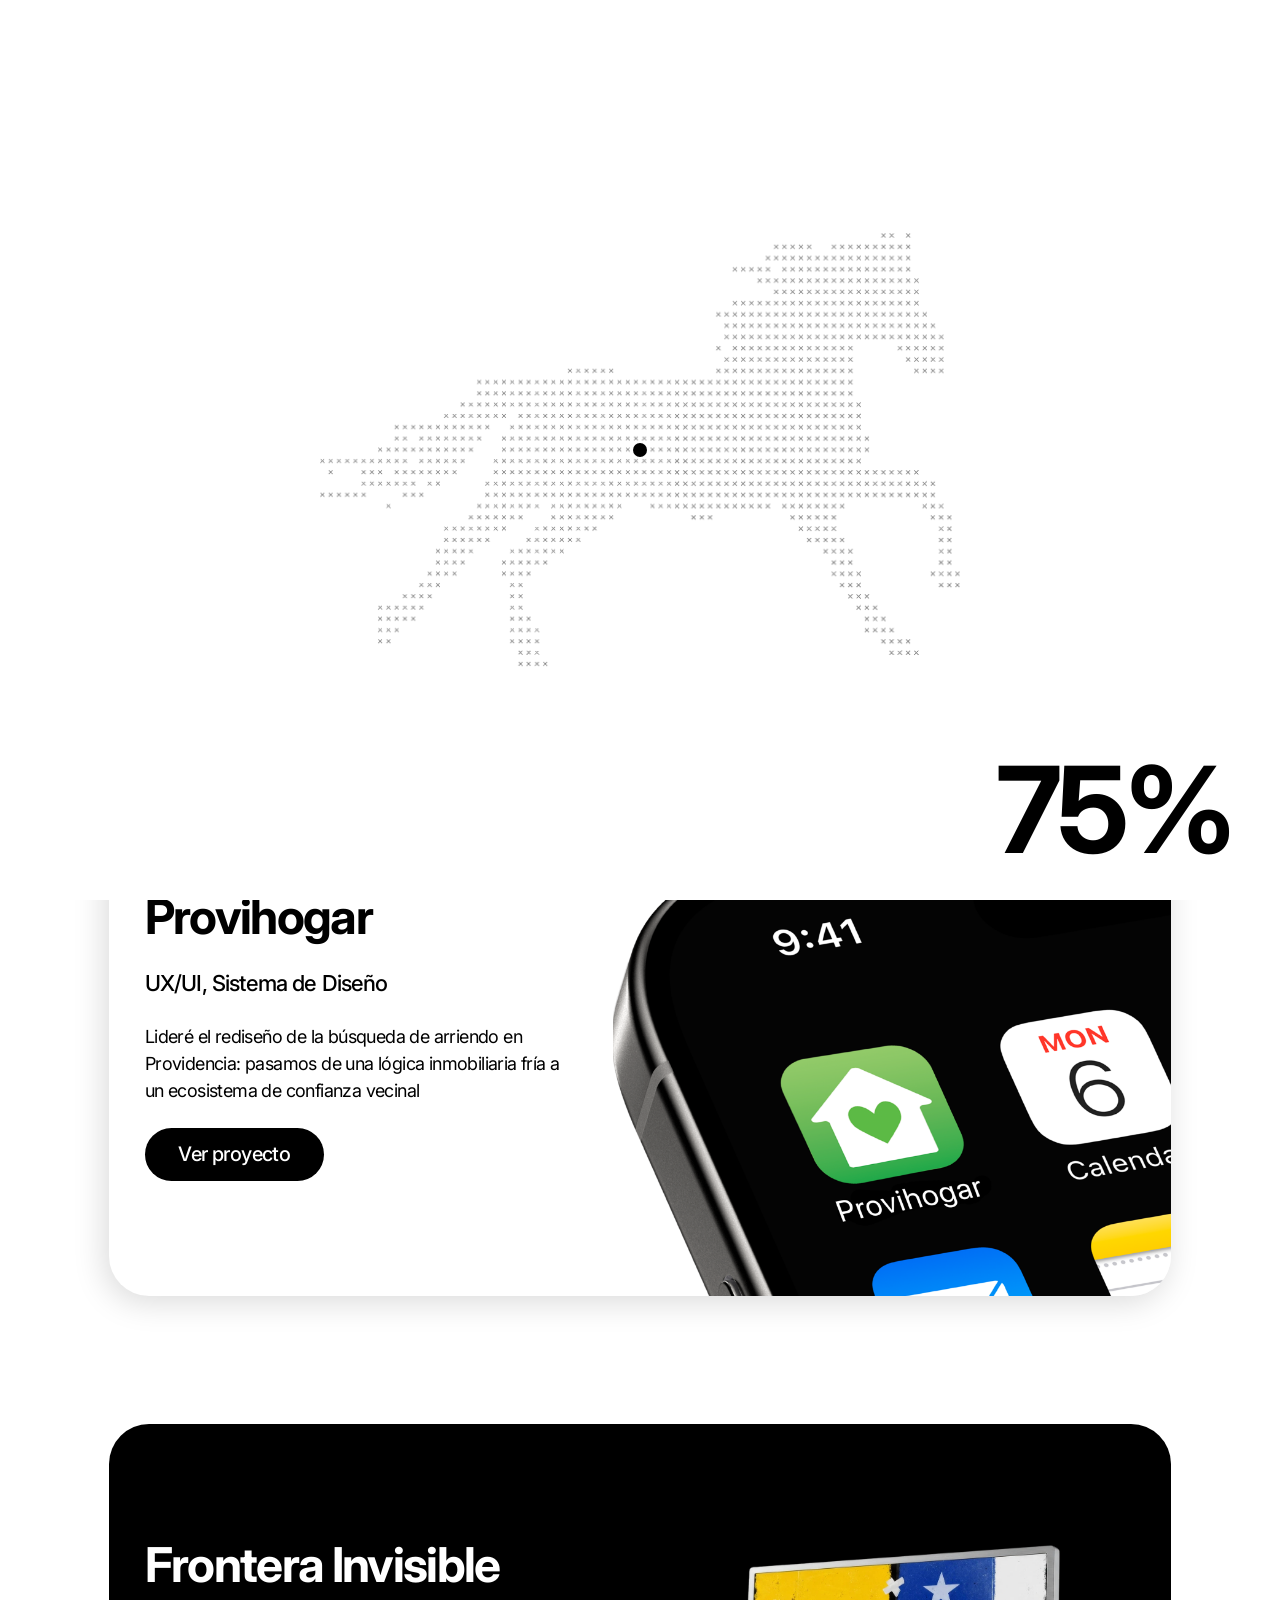
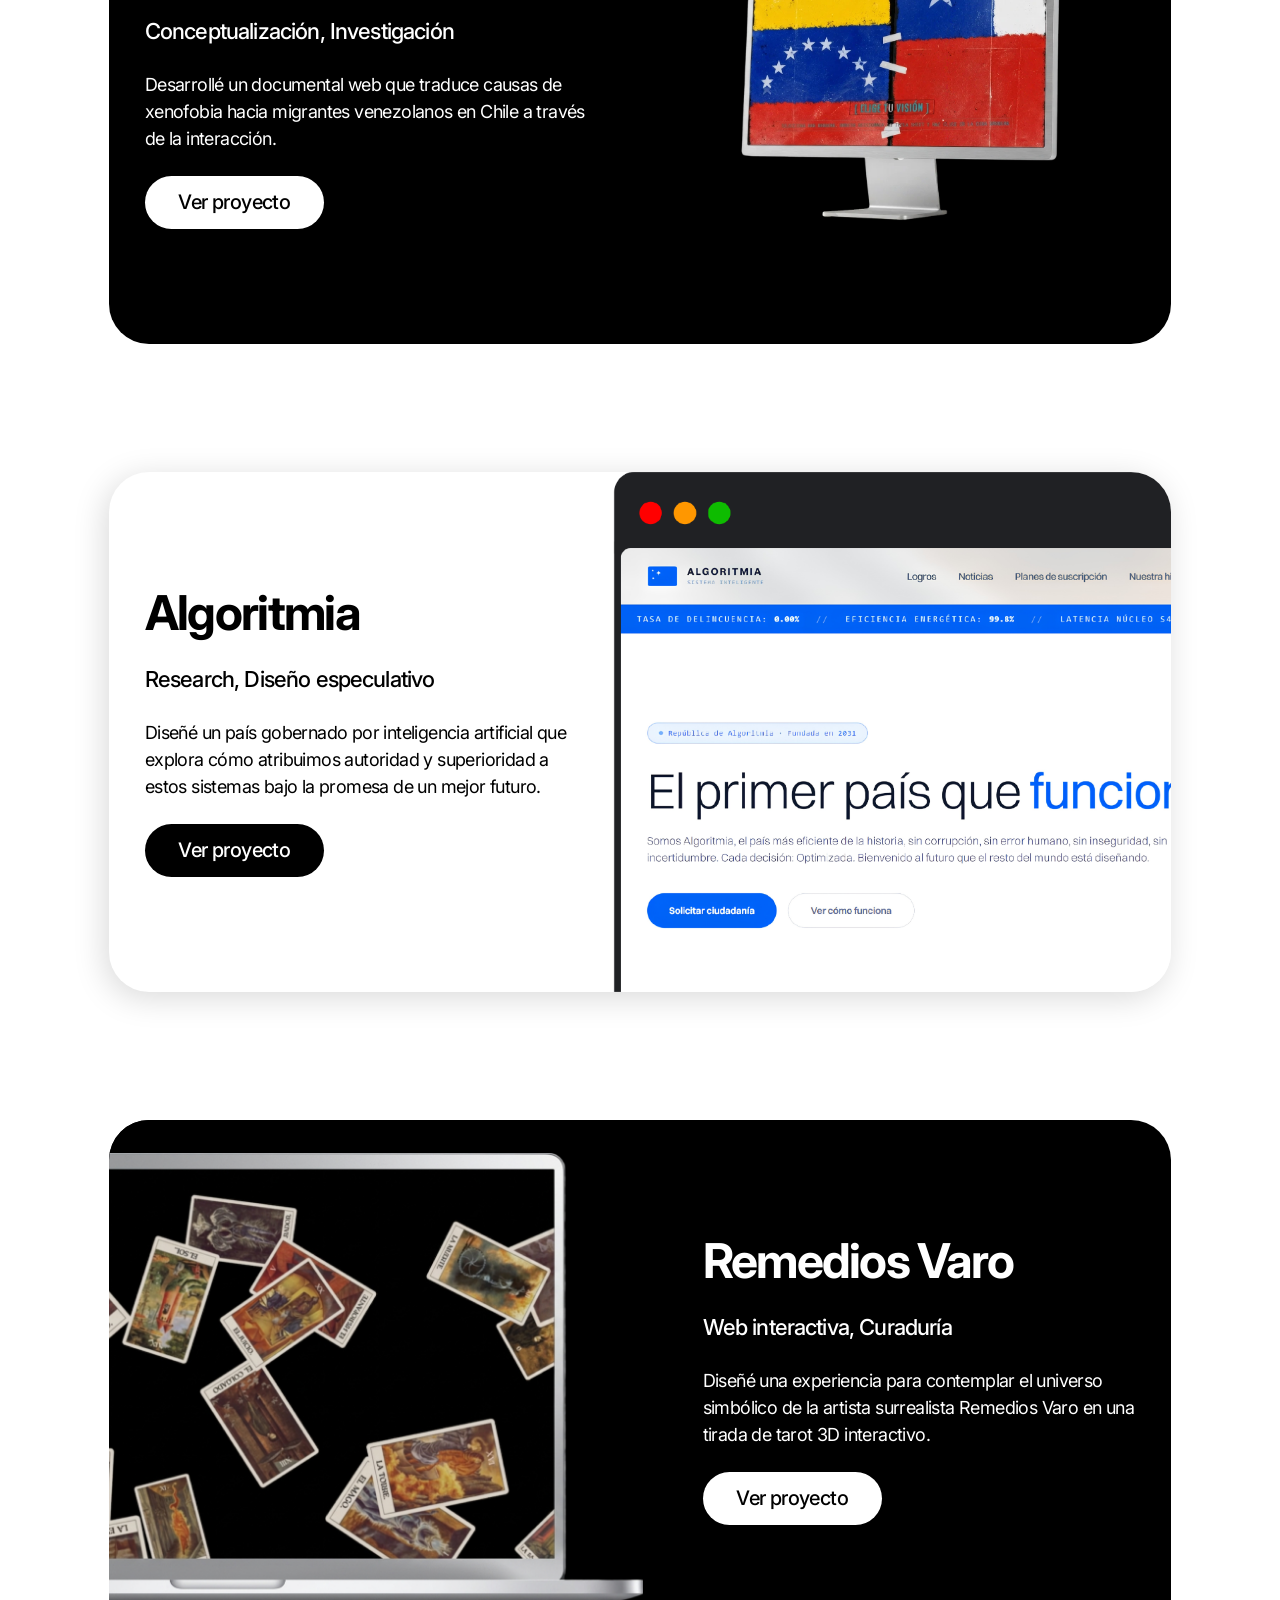
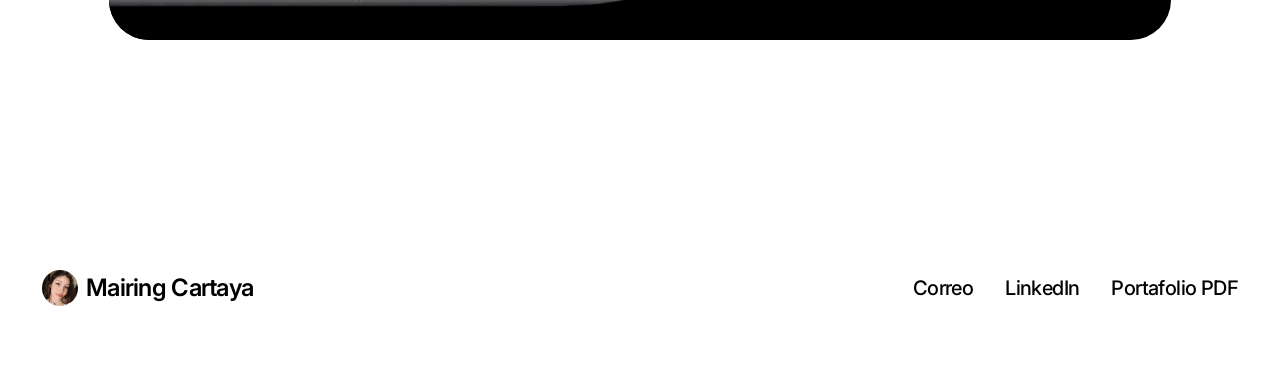
<file: index.html>
<!DOCTYPE html>
<html lang="es">
  <head>
    <meta charset="UTF-8" />
    <meta name="viewport" content="width=device-width, initial-scale=1" />
    <title>Mairing Cartaya</title>
    <link rel="preconnect" href="https://fonts.googleapis.com" />
    <link rel="preconnect" href="https://fonts.gstatic.com" crossorigin />
    <link
      href="https://fonts.googleapis.com/css2?family=Inter:wght@400;500;600;700&display=swap"
      rel="stylesheet"
    />
    <link rel="stylesheet" href="assets/css/nav.css" />
    <link rel="stylesheet" href="assets/css/footer.css" />
    <link rel="stylesheet" href="assets/css/interactions.css" />
    <link rel="stylesheet" href="assets/css/loader.css" />
    <style>
      :root {
        --black: #000;
        --white: #fff;
        --muted: #383838;
        --page: 1440px;
        --content: 1196px;
      }

      * {
        box-sizing: border-box;
        margin: 0;
        padding: 0;
      }

      html {
        scroll-behavior: smooth;
      }

      body {
        font-family: Inter, sans-serif;
        background: var(--white);
        color: var(--black);
        min-width: 0;
        overflow-x: hidden;
      }

      a {
        color: inherit;
        text-decoration: none;
      }

      button {
        font-family: inherit;
        border: 0;
        background: none;
        cursor: pointer;
      }

      .page {
        width: min(100%, var(--page));
        margin: 0 auto;
        padding: 139px 0 80px;
        display: flex;
        flex-direction: column;
        align-items: center;
        gap: 0;
      }

      /* Brand/avatar also used in footer */
      .brand {
        display: flex;
        align-items: center;
        gap: 8px;
      }

      .brand__name {
        font-size: 20px;
        font-weight: 600;
        letter-spacing: -0.6px;
        line-height: 1.3;
      }

      .avatar {
        width: 32px;
        height: 32px;
        border-radius: 50%;
        overflow: hidden;
        flex-shrink: 0;
      }

      .avatar img {
        width: 33.595px;
        height: 59.693px;
        margin-top: -3.31px;
        display: block;
        max-width: none;
      }

      /* Hero */
      .hero {
        position: relative;
        width: min(calc(100% - 48px), var(--content));
        min-height: 557px;
      }

      .hero__aside {
        position: absolute;
        top: 0;
        right: 1px;
        z-index: 2;
        width: min(40vw, 480px);
      }

      .hero__horse {
        position: relative;
        width: 100%;
        height: auto;
        aspect-ratio: 387 / 262;
      }

      .hero__horse img {
        width: 100%;
        height: 100%;
        display: block;
        object-fit: contain;
      }

      .hero__title {
        position: relative;
        padding-top: 26px;
        width: 100%;
        max-width: 1196px;
        font-size: clamp(56px, 8.9vw, 128px);
        font-weight: 700;
        letter-spacing: -0.03em;
        line-height: 1.015;
      }

      .hero__lead {
        margin-top: 23px;
        width: min(100%, 953px);
        font-size: 26px;
        font-weight: 400;
        letter-spacing: -0.025em;
        line-height: 1.42;
        color: var(--muted);
      }

      .hero__lead strong {
        font-weight: 500;
      }

      .hero__cta {
        display: flex;
        align-items: center;
        justify-content: center;
        gap: 8px;
        width: 188px;
        height: 54px;
        margin: 44px auto 0;
        border-radius: 50px;
        background: #000;
        font-size: 18px;
        font-weight: 500;
        letter-spacing: -0.48px;
        color: #fff;
        position: relative;
        z-index: 1;
      }

      .hero__cta:hover {
        background: #222;
      }

      .hero__cta img {
        width: 12px;
        height: 12px;
        transform: rotate(90deg);
        display: block;
        filter: brightness(0) invert(1);
      }

      /* Projects */
      .projects {
        width: min(100%, var(--page));
        margin-top: 56px;
        display: flex;
        flex-direction: column;
        align-items: center;
        gap: clamp(64px, 10vw, 148px);
        padding: 68px clamp(20px, 8.5vw, 122px) 80px;
      }

      .card {
        position: relative;
        width: 100%;
        max-width: 1196px;
        height: 650px;
        border-radius: 50px;
        overflow: hidden;
        box-shadow: -4px 6px 31.5px rgba(0, 0, 0, 0.15);
      }

      .card--light {
        background: var(--white);
        color: var(--black);
      }

      .card--dark {
        background: var(--black);
        color: var(--white);
        box-shadow: none;
      }

      .card__copy {
        position: relative;
        z-index: 2;
      }

      .card__title {
        font-size: 56px;
        font-weight: 700;
        letter-spacing: -1.68px;
        line-height: 60px;
      }

      .card__roles {
        font-size: 28px;
        font-weight: 500;
        letter-spacing: -0.84px;
        line-height: 44px;
      }

      .card__text {
        font-size: 20px;
        font-weight: 400;
        letter-spacing: -0.6px;
        line-height: 30px;
      }

      .btn {
        display: inline-flex;
        align-items: center;
        justify-content: center;
        width: 179px;
        height: 53px;
        border-radius: 50px;
        font-size: 20px;
        font-weight: 500;
        letter-spacing: -0.6px;
        line-height: 30px;
      }

      .btn--dark {
        background: var(--black);
        color: var(--white);
      }

      .btn--dark:hover {
        background: #222;
      }

      .btn--light {
        background: var(--white);
        color: var(--black);
      }

      .btn--light:hover {
        background: #f0f0f0;
      }

      .card--provihogar .card__copy {
        width: 438px;
        padding: 151px 0 0 64px;
      }

      .card--provihogar .card__roles {
        margin-top: 24px;
      }

      .card--provihogar .card__text {
        width: 374px;
        margin-top: 24px;
      }

      .card--provihogar .btn {
        margin-top: 24px;
      }

      .card--provihogar .card__media {
        position: absolute;
        inset: 0;
        overflow: hidden;
        border-radius: 50px;
      }

      .card--provihogar .card__media img {
        position: absolute;
        width: 1694.797px;
        height: 1152.382px;
        left: -27px;
        top: -183px;
        max-width: none;
      }

      .card--frontera .card__copy {
        width: 456px;
        padding: 180px 0 0 66px;
      }

      .card--frontera .card__title {
        width: 449px;
      }

      .card--frontera .card__roles {
        margin-top: 24px;
      }

      .card--frontera .card__text {
        width: 449px;
        margin-top: 24px;
      }

      .card--frontera .btn {
        margin-top: 24px;
      }

      .card--frontera .card__media {
        position: absolute;
        left: 556px;
        top: 75px;
        width: 574px;
        height: 500px;
        overflow: hidden;
      }

      .card--frontera .card__media img {
        position: absolute;
        width: 194.78%;
        height: 184%;
        left: -49.13%;
        top: -41.5%;
        max-width: none;
      }

      .card--algoritmia .card__copy {
        width: 438px;
        padding: 151px 0 0 64px;
      }

      .card--algoritmia .card__roles {
        margin-top: 24px;
      }

      .card--algoritmia .card__text {
        width: 374px;
        margin-top: 24px;
      }

      .card--algoritmia .btn {
        margin-top: 24px;
      }

      .card--algoritmia .card__media {
        position: absolute;
        left: 460px;
        top: 0;
        width: 736px;
        height: 650px;
        overflow: hidden;
        border-radius: 0 50px 50px 0;
      }

      .card--algoritmia .card__media img {
        position: absolute;
        width: 997px;
        height: 563px;
        left: 72px;
        top: 88px;
        max-width: none;
        object-fit: cover;
        object-position: left top;
        transform-origin: center center;
      }

      .card--remedios .card__copy {
        position: absolute;
        left: 649px;
        top: 168px;
        width: 446px;
      }

      .card--remedios .card__roles {
        margin-top: 24px;
      }

      .card--remedios .card__text {
        margin-top: 24px;
      }

      .card--remedios .btn {
        margin-top: 24px;
      }

      .card--remedios .card__media {
        position: absolute;
        left: -11.33px;
        top: 52.67px;
        width: 667.563px;
        height: 566.757px;
        overflow: visible;
      }

      .card--remedios .card__media img {
        position: absolute;
        width: 667.563px;
        height: 566.757px;
        left: 0;
        top: 0;
        max-width: none;
        object-fit: contain;
      }

      /* Footer */
      .footer {
        width: min(calc(100% - 48px), var(--content));
        display: flex;
        align-items: center;
        justify-content: space-between;
        gap: 32px;
      }

      .footer .brand__name {
        font-size: 24px;
        letter-spacing: -0.72px;
      }

      .footer .avatar {
        width: 36px;
        height: 36px;
      }

      .footer .avatar img {
        width: 37.795px;
        height: 67.155px;
        margin-top: -3.72px;
      }

      .footer__meta {
        display: flex;
        align-items: center;
        gap: 64px;
      }

      .footer__social {
        display: flex;
        align-items: center;
        gap: 16px;
      }

      .footer__social a {
        width: 24px;
        height: 24px;
        display: block;
        overflow: hidden;
      }

      .footer__social img {
        width: 24px;
        height: 24px;
        display: block;
        object-fit: cover;
      }

      .footer__links {
        display: flex;
        align-items: center;
        gap: 74px;
      }

      .footer__links a {
        font-size: 20px;
        font-weight: 500;
        letter-spacing: -0.6px;
        line-height: 24px;
      }

      /* Below desktop artboard (1440) — tablet landscape / narrow desktop */
      @media (max-width: 1439px) {
        .hero {
          min-height: 0;
        }

        .hero__aside {
          width: min(28vw, 300px);
        }

        .hero__horse {
          opacity: 0.9;
        }

        .hero__cta {
          margin-top: 68px;
        }

        .card {
          height: auto;
          min-height: 520px;
          display: grid;
          grid-template-columns: minmax(0, 1fr) minmax(0, 1.05fr);
          align-items: stretch;
          border-radius: 40px;
        }

        .card__copy {
          position: relative !important;
          left: auto !important;
          top: auto !important;
          width: 100% !important;
          max-width: none;
          padding: 48px 36px !important;
          display: flex;
          flex-direction: column;
          justify-content: center;
          z-index: 2;
        }

        .card__title {
          font-size: clamp(36px, 4.5vw, 48px);
          line-height: 1.1;
          width: 100% !important;
        }

        .card__roles {
          font-size: 22px;
          line-height: 1.4;
        }

        .card__text {
          width: 100% !important;
          font-size: 18px;
          line-height: 1.5;
        }

        .card__media {
          position: relative !important;
          inset: auto !important;
          left: auto !important;
          top: auto !important;
          width: 100% !important;
          height: 100% !important;
          min-height: 320px;
          overflow: hidden !important;
          border-radius: 0 !important;
          order: 2;
        }

        .card__media img {
          position: absolute !important;
          inset: 0 !important;
          left: 0 !important;
          top: 0 !important;
          width: 100% !important;
          height: 100% !important;
          max-width: none;
          object-fit: cover;
          object-position: top center;
        }

        .card--provihogar {
          grid-template-columns: minmax(0, 0.95fr) minmax(0, 1.05fr);
        }

        .card--provihogar .card__media {
          order: 2;
        }

        .card--provihogar .card__media img {
          object-position: 72% top;
          transform: scale(1.35);
          transform-origin: top center;
        }

        .card--frontera .card__media img {
          object-position: 55% top;
        }

        .card--algoritmia {
          grid-template-columns: minmax(0, 0.95fr) minmax(0, 1.05fr);
        }

        .card--algoritmia .card__media {
          order: 2;
        }

        .card--algoritmia .card__media img {
          object-fit: cover;
          object-position: left top;
          transform-origin: center center;
        }

        .card--remedios {
          grid-template-columns: minmax(0, 1.05fr) minmax(0, 0.95fr);
        }

        .card--remedios .card__media {
          order: 1;
        }

        .card--remedios .card__copy {
          order: 2;
        }

        .card--remedios .card__media img {
          object-fit: contain;
          object-position: left center;
          background: #000;
          padding: 24px 24px 24px 0;
        }

        .footer__meta {
          gap: 32px;
          flex-wrap: wrap;
          justify-content: flex-end;
        }

        .footer__links {
          gap: 32px;
          flex-wrap: wrap;
        }
      }

      /* Tablet — cards 2-col like Figma: text|img, text|img, img|text */
      @media (max-width: 900px) and (min-width: 641px) {
        .page {
          padding: 135px 0 64px;
          gap: 0;
        }

        .projects {
          margin-top: 40px;
          gap: 40px;
          padding: 24px 28px 48px;
        }

        .hero {
          width: min(100% - 40px, 710px);
        }

        .hero__aside {
          width: min(36vw, 220px);
          right: 0;
          top: -8px;
        }

        .hero__title {
          padding-top: 12px;
          font-size: clamp(44px, 9vw, 72px);
        }

        .hero__lead {
          font-size: 18px;
          line-height: 1.65;
        }

        .hero__cta {
          margin-top: 56px;
          width: 180px;
          height: 52px;
          font-size: 18px;
        }

        .card {
          display: grid;
          grid-template-columns: minmax(0, 1fr) minmax(0, 1fr);
          align-items: stretch;
          min-height: 360px;
          height: auto;
          border-radius: 36px;
          overflow: hidden;
        }

        .card__copy {
          order: 1;
          position: relative !important;
          left: auto !important;
          top: auto !important;
          width: 100% !important;
          padding: 36px 28px 36px 36px !important;
          display: flex;
          flex-direction: column;
          justify-content: center;
          z-index: 2;
        }

        .card__title {
          font-size: clamp(32px, 5vw, 44px);
          line-height: 1.05;
        }

        .card__roles {
          font-size: 20px;
          line-height: 1.35;
          margin-top: 16px !important;
        }

        .card__text {
          font-size: 16px;
          line-height: 1.5;
          margin-top: 16px !important;
        }

        .btn {
          margin-top: 20px !important;
          width: 160px;
          height: 48px;
          font-size: 17px;
        }

        .card__media {
          order: 2;
          position: relative !important;
          inset: auto !important;
          left: auto !important;
          top: auto !important;
          width: 100% !important;
          height: auto !important;
          min-height: 100%;
          align-self: stretch;
          overflow: hidden !important;
          border-radius: 0 !important;
        }

        .card__media img {
          position: absolute !important;
          inset: 0 !important;
          width: 100% !important;
          height: 100% !important;
          max-width: none;
          object-fit: cover;
        }

        /* Províhogar — text left, phone crop right */
        .card--provihogar {
          grid-template-columns: minmax(0, 1fr) minmax(0, 1.05fr);
        }

        .card--provihogar .card__copy {
          order: 1;
        }

        .card--provihogar .card__media {
          order: 2;
        }

        .card--provihogar .card__media img {
          top: -10px !important;
          left: 10px !important;
          height: calc(100% + 20px) !important;
          width: calc(100% + 10px) !important;
          transform: scale(1.25);
          transform-origin: 70% 35%;
          object-position: 68% 30%;
        }

        /* Frontera — text left, monitor contained right */
        .card--frontera {
          grid-template-columns: minmax(0, 1fr) minmax(0, 1fr);
        }

        .card--frontera .card__copy {
          order: 1;
        }

        .card--frontera .card__media {
          order: 2;
          display: flex;
          align-items: center;
          justify-content: center;
          padding: 12px 8px 12px 0;
          overflow: hidden !important;
        }

        .card--frontera .card__media img {
          position: relative !important;
          inset: auto !important;
          left: auto !important;
          top: auto !important;
          width: 118% !important;
          max-width: none !important;
          height: auto !important;
          max-height: none;
          object-fit: contain;
          object-position: center center;
          transform: scale(1.12);
          transform-origin: center center;
        }

        /* Algoritmia — text left, browser preview right */
        .card--algoritmia {
          grid-template-columns: minmax(0, 1fr) minmax(0, 1.05fr);
        }

        .card--algoritmia .card__copy {
          order: 1;
        }

        .card--algoritmia .card__media {
          order: 2;
          overflow: hidden !important;
        }

        .card--algoritmia .card__media img {
          position: absolute !important;
          inset: auto !important;
          left: 12% !important;
          top: 8% !important;
          width: 140% !important;
          height: auto !important;
          max-width: none !important;
          object-fit: cover;
          object-position: left top;
          transform-origin: center center;
        }

        /* Remedios — image left (bleed), text right */
        .card--remedios {
          grid-template-columns: minmax(0, 1.05fr) minmax(0, 1fr);
        }

        .card--remedios .card__media {
          order: 1;
          overflow: hidden !important;
        }

        .card--remedios .card__copy {
          order: 2;
          padding: 36px 36px 36px 24px !important;
        }

        .card--remedios .card__media img {
          object-fit: contain;
          object-position: left center;
          top: calc(8% + 10px) !important;
          left: -6% !important;
          width: 112% !important;
          height: 92% !important;
          inset: auto !important;
          padding: 0;
          background: transparent;
        }

        .footer {
          width: min(100% - 40px, 710px);
          flex-direction: column;
          align-items: center;
          gap: 28px;
        }

        .footer__meta {
          width: 100%;
          justify-content: center;
          align-items: center;
          gap: 28px;
        }

        .footer__links {
          align-items: center;
          gap: 24px 28px;
        }
      }

      /* Phone */
      @media (max-width: 640px) {
        .page {
          padding: 127px 0 48px;
          gap: 0;
        }

        .projects {
          margin-top: 32px;
        }

        .hero {
          width: calc(100% - 32px);
        }

        .hero__aside {
          width: 120px;
        }

        .hero__horse {
          opacity: 0.75;
        }

        .hero__title {
          font-size: clamp(40px, 11vw, 52px);
          letter-spacing: -0.04em;
        }

        .hero__lead {
          margin-top: 20px;
          font-size: 16px;
          line-height: 1.7;
        }

        .hero__cta {
          margin-top: 48px;
          width: 100%;
          max-width: 160px;
          height: 46px;
          font-size: 16px;
        }

        .projects {
          gap: 36px;
          padding: 12px 16px 40px;
        }

        .card {
          display: grid;
          grid-template-columns: 1fr;
          min-height: 0;
          height: auto;
          border-radius: 24px;
        }

        .card__media {
          order: 1 !important;
          min-height: 220px;
          height: 220px !important;
          border-radius: 24px 24px 0 0 !important;
          padding: 0 !important;
        }

        .card__media img {
          position: absolute !important;
          inset: 0 !important;
          left: 0 !important;
          top: 0 !important;
          width: 100% !important;
          height: 100% !important;
          object-fit: cover;
        }

        .card--provihogar .card__media img {
          top: 0 !important;
          height: 100% !important;
          transform: scale(1.2);
          transform-origin: top center;
          object-position: 65% top;
        }

        .card--frontera .card__media img {
          top: 0 !important;
          height: 100% !important;
          object-fit: cover;
          object-position: 55% top;
        }

        .card--algoritmia .card__media img {
          top: 0 !important;
          left: 10% !important;
          height: 100% !important;
          object-fit: cover;
          object-position: left top;
          transform-origin: center center;
        }

        .card--remedios .card__media {
          order: 1 !important;
        }

        .card--remedios .card__copy {
          order: 2 !important;
        }

        .card--remedios .card__media img {
          object-fit: contain;
          object-position: left center;
          padding: 12px 12px 12px 0;
          left: 0 !important;
          top: 0 !important;
          width: 100% !important;
          height: 100% !important;
        }

        .card__copy {
          order: 2 !important;
          padding: 24px 20px 28px !important;
        }

        .card__title {
          font-size: 32px;
          letter-spacing: -0.03em;
        }

        .card__roles {
          font-size: 18px;
          margin-top: 12px !important;
        }

        .card__text {
          font-size: 16px;
          line-height: 1.55;
          margin-top: 12px !important;
        }

        .btn {
          width: 100%;
          max-width: 179px;
          height: 48px;
          font-size: 16px;
          margin-top: 16px !important;
        }

        .footer {
          width: calc(100% - 32px);
          gap: 28px;
          align-items: center;
          text-align: center;
        }

        .footer .brand__name {
          font-size: 20px;
        }

        .footer__meta {
          flex-direction: column;
          align-items: center;
          gap: 24px;
        }

        .footer__links {
          flex-direction: column;
          align-items: center;
          gap: 18px;
        }

        .footer__links a {
          font-size: 16px;
        }
      }
    </style>
  </head>

  <body>
    <div class="loader" data-loader>
      <div class="loader__horse">
        <img
          class="loader__horse-base"
          src="assets/home/horse.png"
          alt=""
        />
        <img
          class="loader__horse-ink"
          src="assets/home/horse.png"
          alt=""
          aria-hidden="true"
        />
      </div>
      <div class="loader__pct" data-loader-pct>0%</div>
    </div>
    <div class="nav-bar" data-nav-bar>
      <header class="nav" data-nav>
        <a class="brand" href="index.html">
          <div class="avatar">
            <img src="assets/home/avatar.png" alt="Mairing Cartaya" />
          </div>
          <span class="brand__name">Mairing Cartaya</span>
        </a>
        <nav class="nav__links" id="site-nav-links">
          <a href="aboutme.html">Sobre mí</a>
          <a
            href="https://drive.google.com/file/d/1RkU3glULbgyG2rh3CZnER4O4JSRLOr63/view?usp=sharing"
            target="_blank"
            rel="noopener noreferrer"
            >CV</a
          >
        </nav>
        <button
          class="nav__toggle"
          type="button"
          aria-controls="site-nav-links"
          aria-expanded="false"
          aria-label="Abrir menú"
        >
          <span class="nav__toggle-bars" aria-hidden="true">
            <span></span>
            <span></span>
            <span></span>
          </span>
        </button>
      </header>
    </div>

    <div class="page">
      <section class="hero">
        <div class="hero__aside">
          <div class="hero__horse" data-horse>
            <img
              class="hero__horse-base"
              src="assets/home/horse.png"
              alt=""
            />
            <img
              class="hero__horse-ink"
              src="assets/home/horse.png"
              alt=""
              aria-hidden="true"
            />
            <img
              class="hero__horse-shine"
              src="assets/home/horse.png"
              alt=""
              aria-hidden="true"
            />
          </div>
        </div>
        <h1 class="hero__title">Diseñadora en<br />interacción digital</h1>
        <p class="hero__lead">
          Diseño experiencias digitales que transforman problemas complejos en
          soluciones claras. Investigo, conceptualizo y estructuro
          experiencias centradas en las personas, combinando
          <strong>Research, diseño de interacción y Design Systems</strong>.
        </p>
        <a class="hero__cta" href="#proyectos">
          Ver proyectos
          <img src="assets/home/arrow.svg" alt="" width="10" height="10" />
        </a>
      </section>

      <section class="projects" id="proyectos">
        <article class="card card--light card--provihogar">
          <div class="card__media">
            <img src="assets/home/provihogar.png" alt="Provihogar" />
          </div>
          <div class="card__copy">
            <h2 class="card__title">Provihogar</h2>
            <p class="card__roles">UX/UI, Sistema de Diseño</p>
            <p class="card__text">
              Lideré el rediseño de la búsqueda de arriendo en Providencia:
              pasamos de una lógica inmobiliaria fría a un ecosistema de
              confianza vecinal
            </p>
            <a class="btn btn--dark" href="provihogar.html">Ver proyecto</a>
          </div>
        </article>

        <article class="card card--dark card--frontera">
          <div class="card__media">
            <img src="assets/home/frontera.png" alt="Frontera Invisible" />
          </div>
          <div class="card__copy">
            <h2 class="card__title">Frontera Invisible</h2>
            <p class="card__roles">Conceptualización, Investigación</p>
            <p class="card__text">
              Desarrollé un documental web que traduce causas de xenofobia hacia
              migrantes venezolanos en Chile a través de la interacción.
            </p>
            <a class="btn btn--light" href="fronterainvisible.html">Ver proyecto</a>
          </div>
        </article>

        <article class="card card--light card--algoritmia">
          <div class="card__media">
            <img src="assets/home/algoritmia.png" alt="Algoritmia" />
          </div>
          <div class="card__copy">
            <h2 class="card__title">Algoritmia</h2>
            <p class="card__roles">Research, Diseño especulativo</p>
            <p class="card__text">
              Diseñé un país gobernado por inteligencia artificial que explora
              cómo atribuimos autoridad y superioridad a estos sistemas bajo la
              promesa de un mejor futuro.
            </p>
            <a class="btn btn--dark" href="algoritmia.html">Ver proyecto</a>
          </div>
        </article>

        <article class="card card--dark card--remedios">
          <div class="card__media">
            <img src="assets/home/remedios.png" alt="Remedios Varo" />
          </div>
          <div class="card__copy">
            <h2 class="card__title">Remedios Varo</h2>
            <p class="card__roles">Web interactiva, Curaduría</p>
            <p class="card__text">
              Diseñé una experiencia para contemplar el universo simbólico
              de la artista surrealista Remedios Varo en una tirada de tarot 3D
              interactivo.
            </p>
            <a class="btn btn--light" href="remediosvaro.html">Ver proyecto</a>
          </div>
        </article>
      </section>

      <footer class="footer">
        <div class="brand">
          <div class="avatar">
            <img src="assets/home/avatar.png" alt="Mairing Cartaya" />
          </div>
          <span class="brand__name">Mairing Cartaya</span>
        </div>
        <div class="footer__meta">
          <nav class="footer__links">
            <a href="mailto:mairingcartaya@gmail.com">Correo</a>
            <a
              href="https://www.linkedin.com/in/mairingcartaya"
              target="_blank"
              rel="noopener noreferrer"
              >LinkedIn</a
            >
            <a
              href="https://drive.google.com/file/d/1s6m0h0pcNCh3qWUvDZNTcPQAH2hjETt2/view?usp=sharing"
              target="_blank"
              rel="noopener noreferrer"
              >Portafolio PDF</a
            >
          </nav>
        </div>
      </footer>
    </div>
    <script src="assets/js/loader.js"></script>
    <script src="assets/js/nav.js"></script>
    <script src="assets/js/interactions.js"></script>
  </body>
</html>
</file>
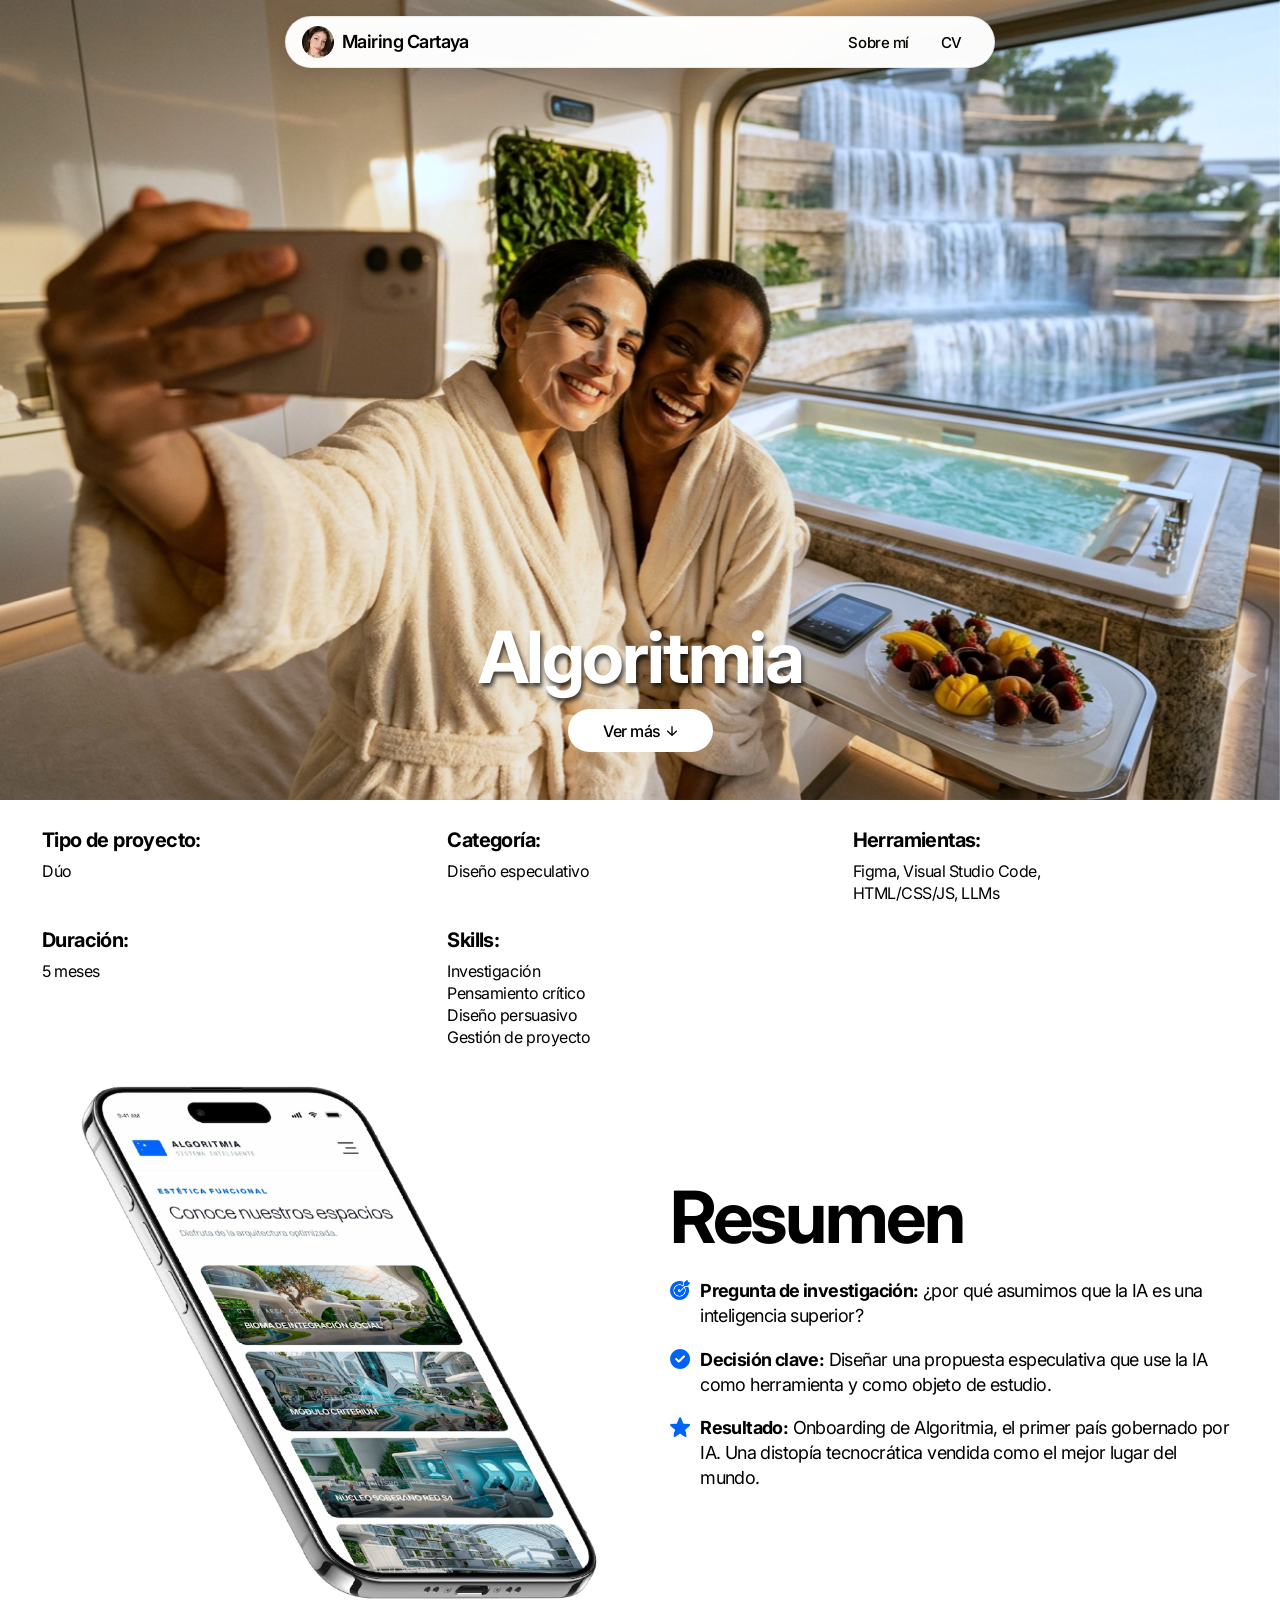
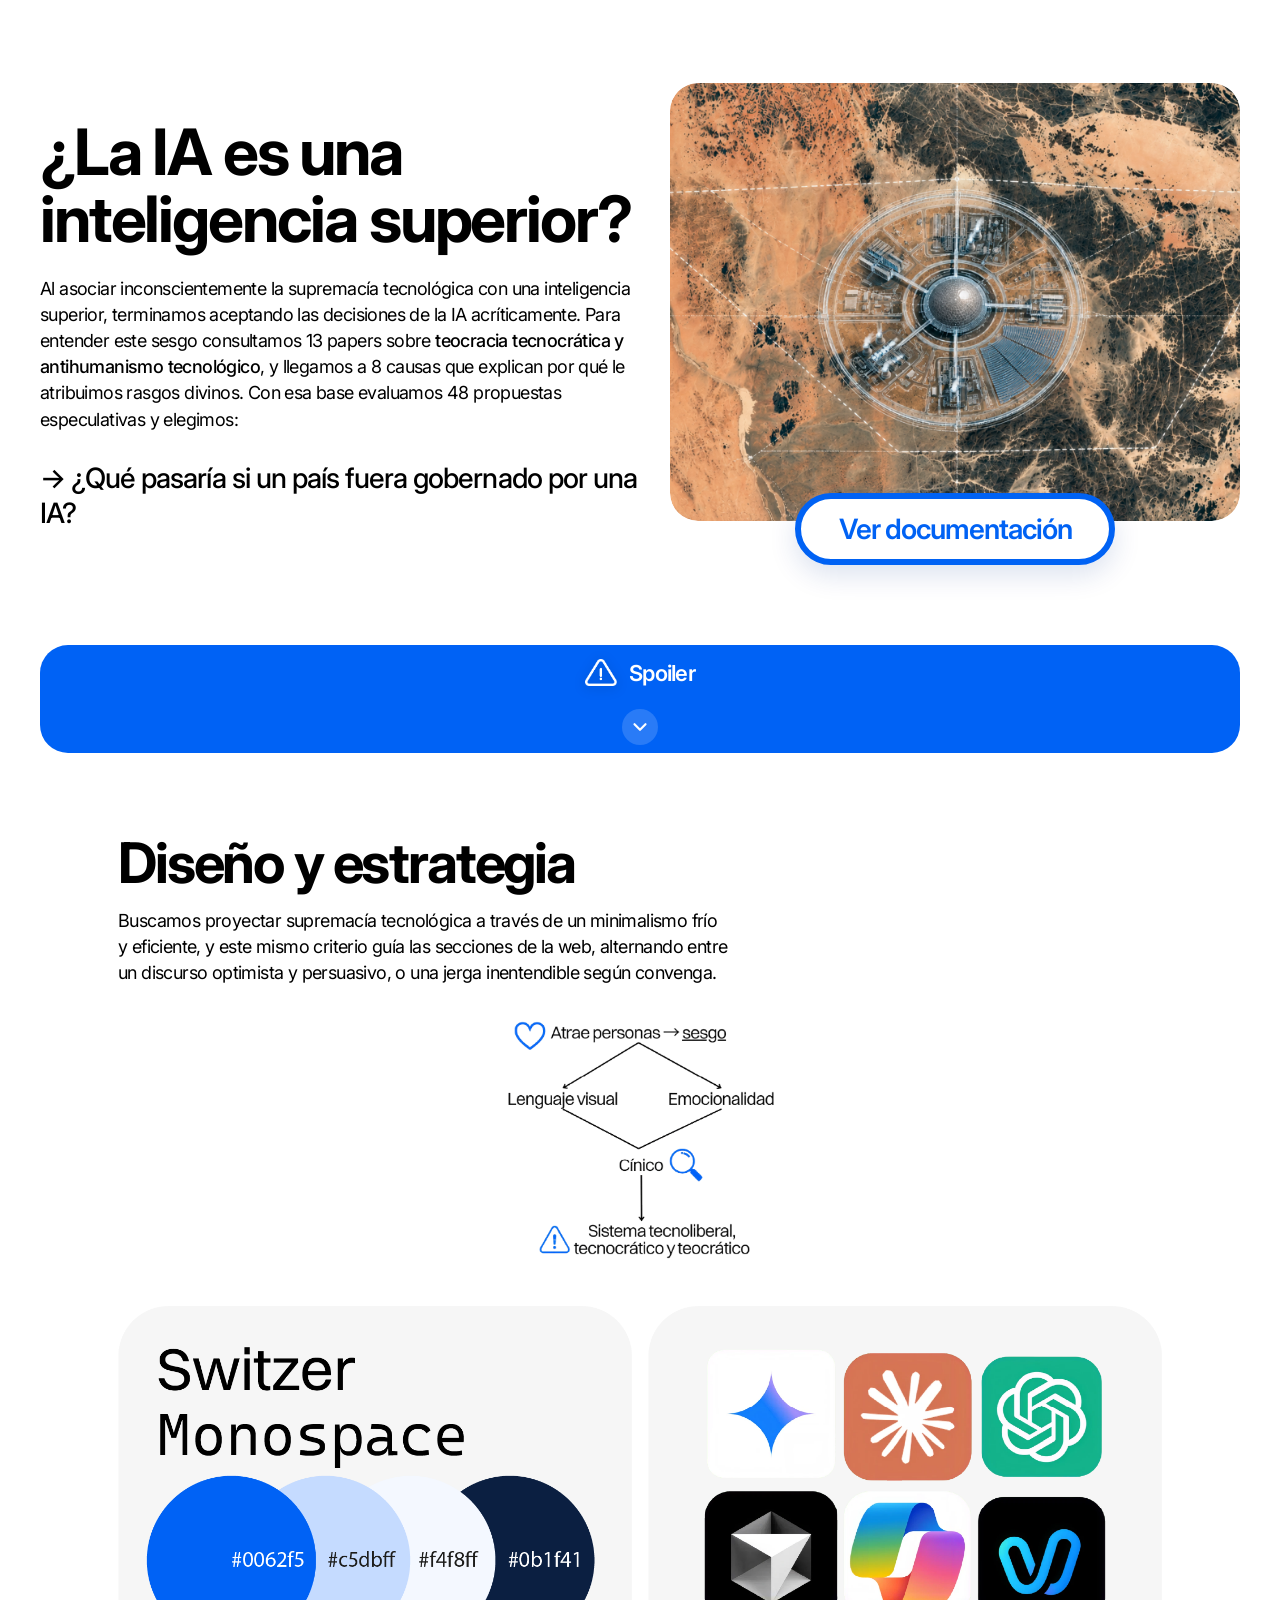
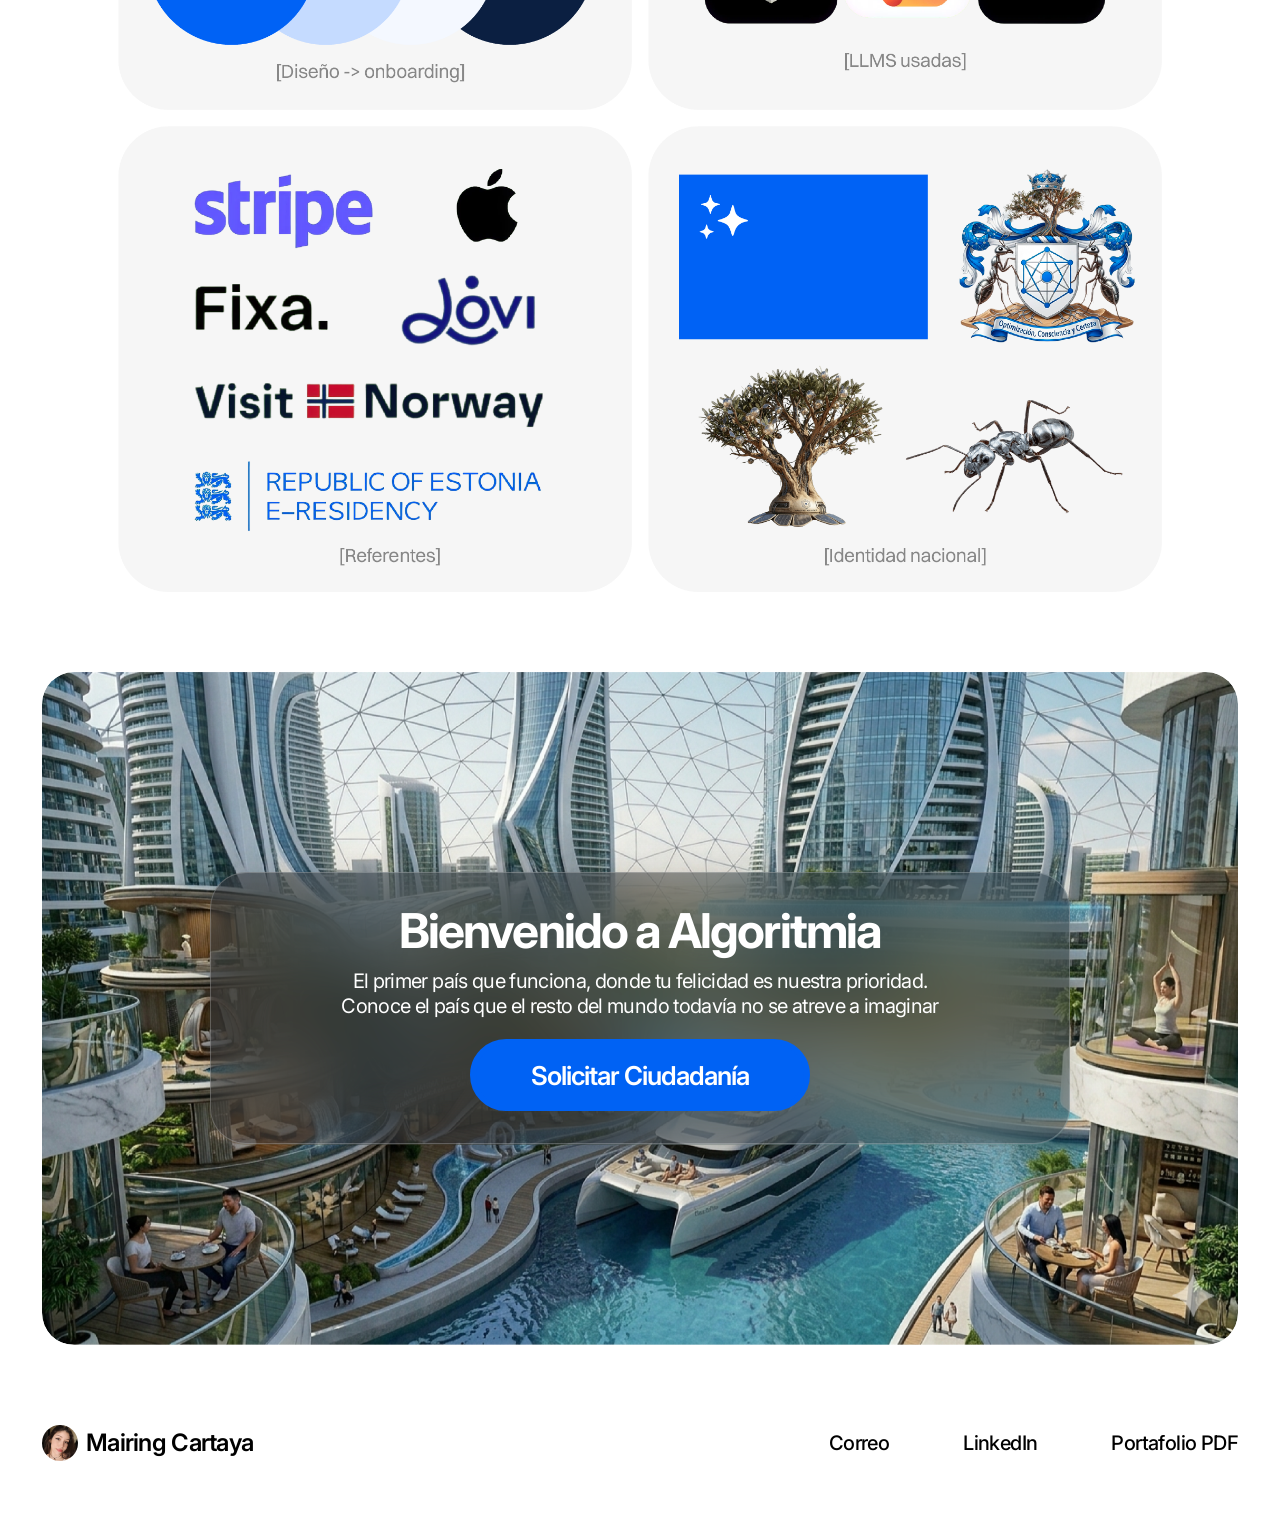
<file: algoritmia.html>
<!DOCTYPE html>
<html lang="es">
  <head>
    <meta charset="UTF-8" />
    <meta name="viewport" content="width=device-width, initial-scale=1" />
    <title>Algoritmia — Mairing Cartaya</title>
    <link rel="preconnect" href="https://fonts.googleapis.com" />
    <link rel="preconnect" href="https://fonts.gstatic.com" crossorigin />
    <link
      href="https://fonts.googleapis.com/css2?family=Inter:ital,wght@0,400;0,500;0,600;0,700;1,400&display=swap"
      rel="stylesheet"
    />
    <link rel="stylesheet" href="assets/css/nav.css" />
    <link rel="stylesheet" href="assets/css/algoritmia.css" />
    <link rel="stylesheet" href="assets/css/footer.css" />
    <link rel="stylesheet" href="assets/css/interactions.css" />
  </head>
  <body>
    <div class="nav-bar" data-nav-bar>
      <header class="nav" data-nav>
        <a class="brand" href="index.html">
          <div class="avatar">
            <img src="assets/home/avatar.png" alt="Mairing Cartaya" />
          </div>
          <span class="brand__name">Mairing Cartaya</span>
        </a>
        <nav class="nav__links" id="site-nav-links">
          <a href="aboutme.html">Sobre mí</a>
          <a
            href="https://drive.google.com/file/d/1RkU3glULbgyG2rh3CZnER4O4JSRLOr63/view?usp=sharing"
            target="_blank"
            rel="noopener noreferrer"
            >CV</a
          >
        </nav>
        <button
          class="nav__toggle"
          type="button"
          aria-controls="site-nav-links"
          aria-expanded="false"
          aria-label="Abrir menú"
        >
          <span class="nav__toggle-bars" aria-hidden="true">
            <span></span>
            <span></span>
            <span></span>
          </span>
        </button>
      </header>
    </div>

    <div class="canvas">
      <section class="hero">
        <div class="hero__art">
          <img
            src="assets/algoritmia/hero.png"
            alt=""
            width="1440"
            height="896"
          />
        </div>
        <h1 class="hero__title">Algoritmia</h1>
        <a class="hero__cta" href="#meta">
          Ver más
          <img
            src="assets/algoritmia/arrow.svg"
            alt=""
            width="10"
            height="10"
          />
        </a>
      </section>

      <section class="meta" id="meta">
        <div class="meta__row">
          <div class="meta__item">
            <h3>Tipo de proyecto:</h3>
            <p>Dúo</p>
          </div>
          <div class="meta__item">
            <h3>Categoría:</h3>
            <p>Diseño especulativo</p>
          </div>
          <div class="meta__item">
            <h3>Herramientas:</h3>
            <p>Figma, Visual Studio Code,<br />HTML/CSS/JS, LLMs</p>
          </div>
          <div class="meta__item">
            <h3>Duración:</h3>
            <p>5 meses</p>
          </div>
          <div class="meta__item">
            <h3>Skills:</h3>
            <p>
              Investigación<br />
              Pensamiento crítico<br />
              Diseño persuasivo<br />
              Gestión de proyecto
            </p>
          </div>
        </div>
      </section>

      <section class="resumen" id="resumen">
        <div class="resumen__media">
          <img
            src="assets/algoritmia/resumen-phone.png"
            alt="Mockup del onboarding de Algoritmia"
            width="612"
            height="611"
          />
        </div>
        <div class="resumen__copy">
          <h2>Resumen</h2>
          <div class="resumen__row">
            <img
              src="assets/algoritmia/icon-pregunta.png"
              alt=""
              width="20"
              height="20"
            />
            <p>
              <strong>Pregunta de investigación:</strong> ¿por qué asumimos que
              la IA es una inteligencia superior?
            </p>
          </div>
          <div class="resumen__row">
            <img
              src="assets/algoritmia/icon-decision.png"
              alt=""
              width="20"
              height="20"
            />
            <p>
              <strong>Decisión clave:</strong> Diseñar una propuesta especulativa
              que use la IA como herramienta y como objeto de estudio.
            </p>
          </div>
          <div class="resumen__row">
            <img
              src="assets/algoritmia/icon-resultado.png"
              alt=""
              width="20"
              height="19"
            />
            <p>
              <strong>Resultado:</strong> Onboarding de Algoritmia, el primer
              país gobernado por IA. Una distopía tecnocrática vendida como el
              mejor lugar del mundo.
            </p>
          </div>
        </div>
      </section>

      <section class="research">
        <div class="research__copy">
          <h2>¿La IA es una<br />inteligencia superior?</h2>
          <p class="research__lead">
            Al asociar inconscientemente la supremacía tecnológica con una
            inteligencia superior, terminamos aceptando las decisiones de la IA
            acríticamente. Para entender este sesgo consultamos 13 papers sobre
            <strong>teocracia tecnocrática y antihumanismo tecnológico</strong>,
            y llegamos a 8 causas que explican por qué le atribuimos rasgos
            divinos. Con esa base evaluamos 48 propuestas especulativas y
            elegimos:
          </p>
          <p class="research__prompt">
            → ¿Qué pasaría si un país fuera gobernado por una IA?
          </p>
        </div>
        <div class="research__visual">
          <div class="research__map">
            <img
              src="assets/algoritmia/research-spoiler.png"
              alt="Mapa de investigación y propuestas especulativas"
              width="690"
              height="530"
            />
          </div>
          <a
            class="research__btn"
            href="https://drive.google.com/drive/folders/1EQ-rWAqJtjmvqhZmxQjmSECqCHuISNGn"
            target="_blank"
            rel="noopener noreferrer"
            >Ver documentación</a
          >
        </div>
      </section>

      <div class="canvas__spacer" aria-hidden="true"></div>

      <div class="tail">
        <section class="spoiler" data-spoiler id="spoiler">
          <div class="spoiler__shell">
            <button
              type="button"
              class="spoiler__head"
              data-spoiler-toggle
              aria-expanded="false"
              aria-controls="spoiler-panel"
            >
              <img
                class="spoiler__icon"
                src="assets/algoritmia/spoiler-icon.png"
                alt=""
                width="38"
                height="32"
              />
              <span class="spoiler__title">Spoiler</span>
            </button>

            <div
              class="spoiler__panel"
              id="spoiler-panel"
              role="region"
              aria-label="Cómo funciona Algoritmia"
              hidden
            >
              <div class="spoiler__panel-inner">
                <div class="funciona">
                  <h2>Cómo funciona Algoritmia</h2>
                  <div class="funciona__cols">
                    <div class="funciona__col">
                      <p>
                        Si tratáramos a la IA como una autoridad divina,
                        <em>¿qué país construiría?</em> Algoritmia es esa
                        respuesta:
                        <strong
                          >una teocracia tecnocrática que ofrece bienestar total
                          a cambio de control total</strong
                        >, sostenida por un discurso optimista que oculta su
                        costo real. Apela a quienes más necesitan creer en una
                        solución fácil, con consignas de mano dura como "cero
                        delincuencia", el tipo de promesa que las poblaciones
                        vulnerables aceptan sin cuestionar.
                        <u
                          >Ese bienestar tiene un precio que nunca se
                          muestra</u
                        >: una cúpula climatizada habita el desierto con agua
                        expropiada a otros territorios, y la energía sale
                        literalmente de los cuerpos.
                      </p>
                      <p>
                        Los trabajadores visten ropa que capta su calor corporal
                        como recurso, mientras la élite VIP vive con libertad en
                        villas propias:
                        <strong
                          >la "eficiencia" depende de explotar a una clase
                          entera.</strong
                        >
                      </p>
                    </div>
                    <div class="funciona__col">
                      <p>
                        <u
                          >El control se sostiene con vigilancia disfrazada de
                          comodidad</u
                        >, tribunales donde la IA siempre tiene la razón, y
                        Criterium, un "suplemento cognitivo" que en realidad
                        <em>neutraliza la disidencia</em>. Quien intenta irse,
                        desaparece. Incluso el formulario de ciudadanía sigue
                        la lógica del sistema: bajo la apariencia de una visa
                        sin fricciones,
                        <strong>perfila a cada solicitante</strong> y le
                        asigna trabajo, ingreso y vivienda sin que lo note.
                      </p>
                      <p>
                        Nada de esto se declara como crítica. La intención es
                        que el sitio seduzca igual que lo haría el propio país,
                        para revelar después que
                        <strong>la IA nunca es neutral</strong>:
                        <u>siempre responde a quien la controla</u>, en este
                        caso los inversionistas que la financiaron.
                      </p>
                    </div>
                  </div>
                  <div class="funciona__media">
                    <div class="funciona__browser">
                      <img
                        src="assets/algoritmia/funciona-browser.png"
                        alt="Vista del sitio de Algoritmia en el navegador"
                        width="990"
                        height="559"
                      />
                    </div>
                    <a
                      class="funciona__btn"
                      href="https://www.figma.com/board/tIiArfjgwJ1rV94ySp2Smn/Algoritmia---Bit%C3%A1cora?node-id=0-1&t=t2u7OqLprgveKiWa-1"
                      target="_blank"
                      rel="noopener noreferrer"
                      >Explorar bitácora</a
                    >
                  </div>
                </div>
              </div>
            </div>

            <button
              type="button"
              class="spoiler__foot"
              data-spoiler-toggle
              aria-expanded="false"
              aria-controls="spoiler-panel"
              aria-label="Desplegar o ocultar spoilers"
            >
              <span class="spoiler__chevron" aria-hidden="true">
                <svg width="22" height="22" viewBox="0 0 20 20" fill="none">
                  <path
                    d="M5 7.5L10 12.5L15 7.5"
                    stroke="currentColor"
                    stroke-width="2"
                    stroke-linecap="round"
                    stroke-linejoin="round"
                  />
                </svg>
              </span>
            </button>
          </div>
        </section>

        <section class="diseno">
          <h2>Diseño y estrategia</h2>
          <p class="diseno__lead">
            Buscamos proyectar supremacía tecnológica a través de un minimalismo
            frío y eficiente, y este mismo criterio guía las secciones de la
            web, alternando entre un discurso optimista y persuasivo, o una
            jerga inentendible según convenga.
          </p>
          <div class="diseno__diagram">
            <img
              src="assets/algoritmia/diseno-diagram.png"
              alt="Diagrama de lenguaje visual y funcionalidad"
              width="306"
              height="275"
            />
          </div>
          <div class="diseno__grid">
            <img
              class="diseno__card"
              src="assets/algoritmia/diseno-card-1.png"
              alt="Tipografía Switzer Monospace y paleta de color"
              width="510"
              height="401"
            />
            <img
              class="diseno__card"
              src="assets/algoritmia/diseno-card-2.png"
              alt="Herramientas utilizadas en el proyecto"
              width="510"
              height="401"
            />
            <img
              class="diseno__card"
              src="assets/algoritmia/diseno-card-3.png"
              alt="Referentes visuales"
              width="510"
              height="461"
            />
            <img
              class="diseno__card"
              src="assets/algoritmia/diseno-card-4.png"
              alt="Identidad visual de Algoritmia"
              width="510"
              height="462"
            />
          </div>
        </section>

        <section class="cta">
          <div class="cta__bg">
            <img
              src="assets/algoritmia/bienvenidoaalgoritmia.png"
              alt=""
              width="3842"
              height="2162"
            />
          </div>
          <div class="cta__panel">
            <h2>Bienvenido a Algoritmia</h2>
            <p>
              El primer país que funciona, donde tu felicidad es nuestra
              prioridad.<br />
              Conoce el país que el resto del mundo todavía no se atreve a
              imaginar
            </p>
            <a
              class="cta__btn"
              href="https://mairingcartaya.github.io/algoritmia/"
              target="_blank"
              rel="noopener noreferrer"
              >Solicitar Ciudadanía</a
            >
          </div>
        </section>

        <footer class="footer">
          <div class="brand">
            <div class="avatar">
              <img
                src="assets/home/avatar.png"
                alt="Mairing Cartaya"
                width="38"
                height="67"
              />
            </div>
            <span class="brand__name">Mairing Cartaya</span>
          </div>
          <div class="footer__meta">
            <nav class="footer__links">
              <a href="mailto:mairingcartaya@gmail.com">Correo</a>
              <a
                href="https://www.linkedin.com/in/mairingcartaya"
                target="_blank"
                rel="noopener noreferrer"
                >LinkedIn</a
              >
              <a
                href="https://drive.google.com/file/d/1s6m0h0pcNCh3qWUvDZNTcPQAH2hjETt2/view?usp=sharing"
                target="_blank"
                rel="noopener noreferrer"
                >Portafolio PDF</a
              >
            </nav>
          </div>
        </footer>
      </div>
    </div>
    <script src="assets/js/nav.js"></script>
    <script src="assets/js/algoritmia-spoiler.js"></script>
    <script src="assets/js/interactions.js"></script>
  </body>
</html>
</file>
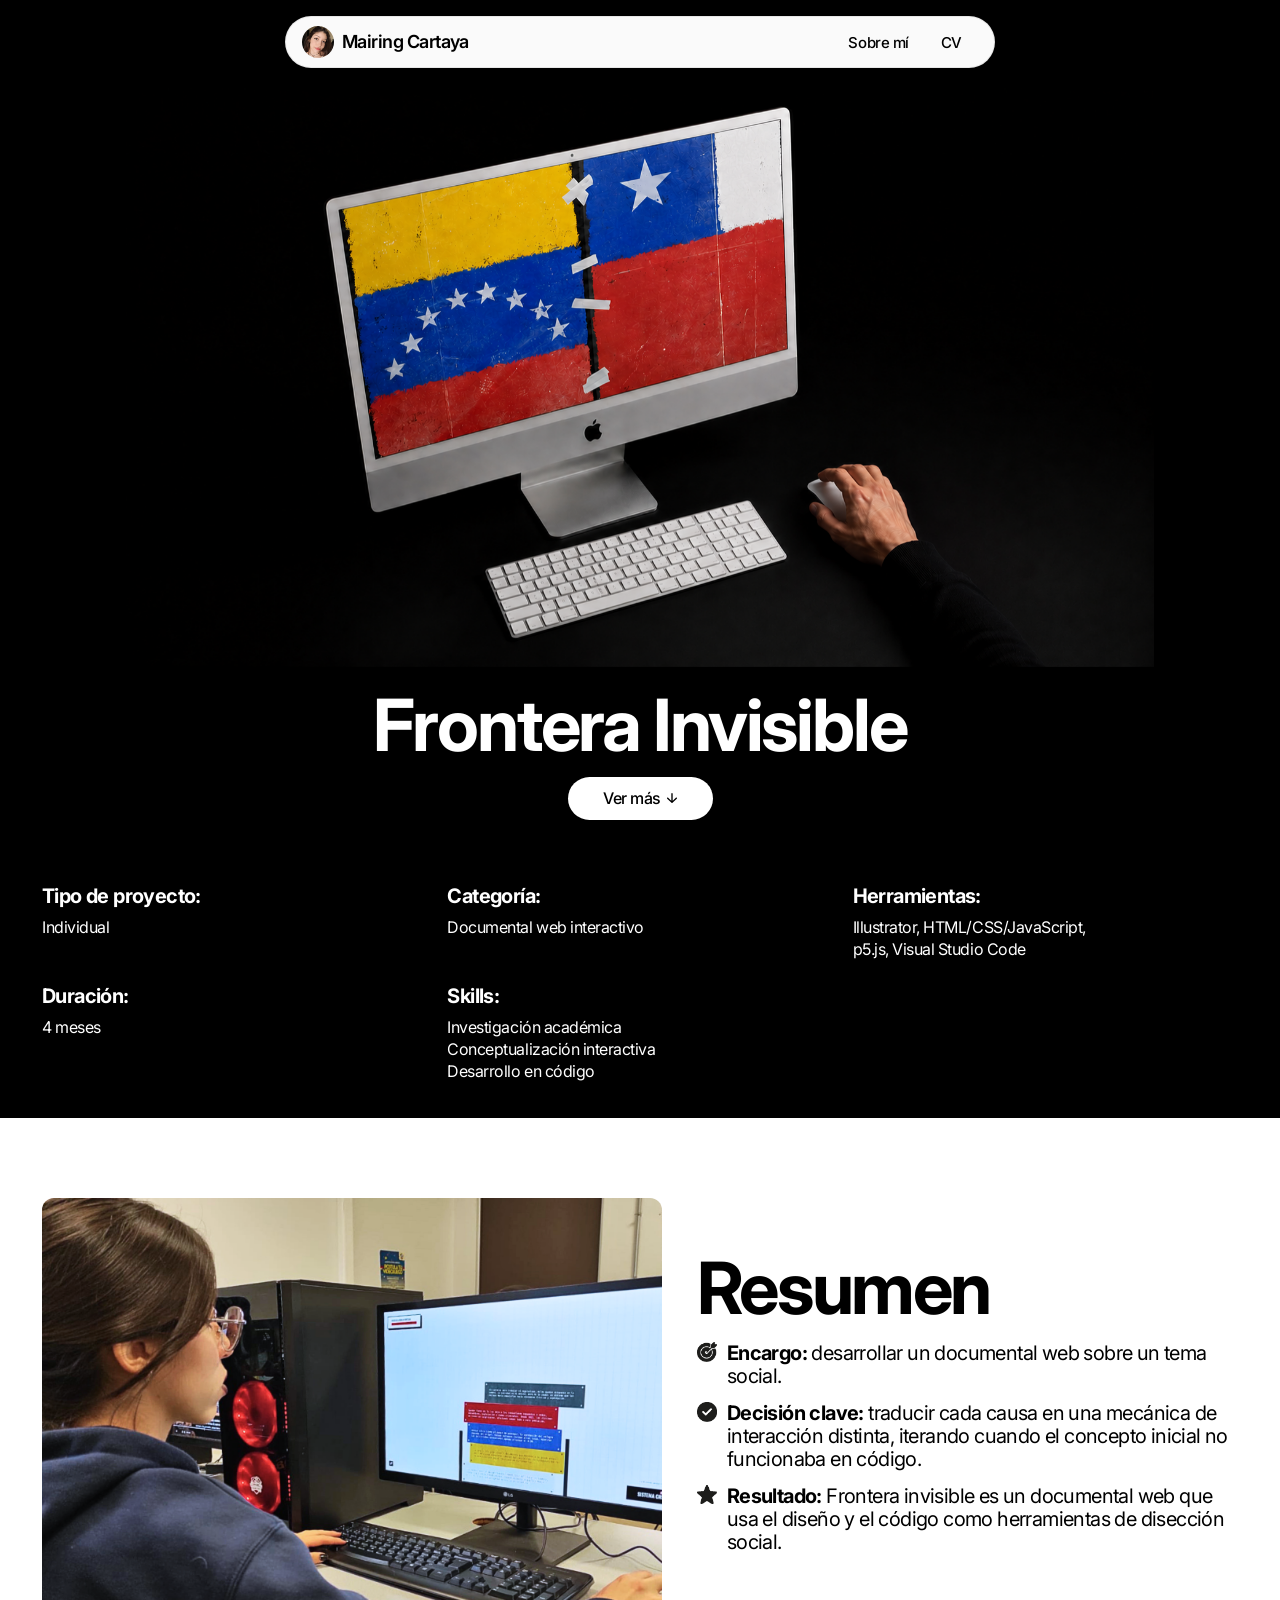
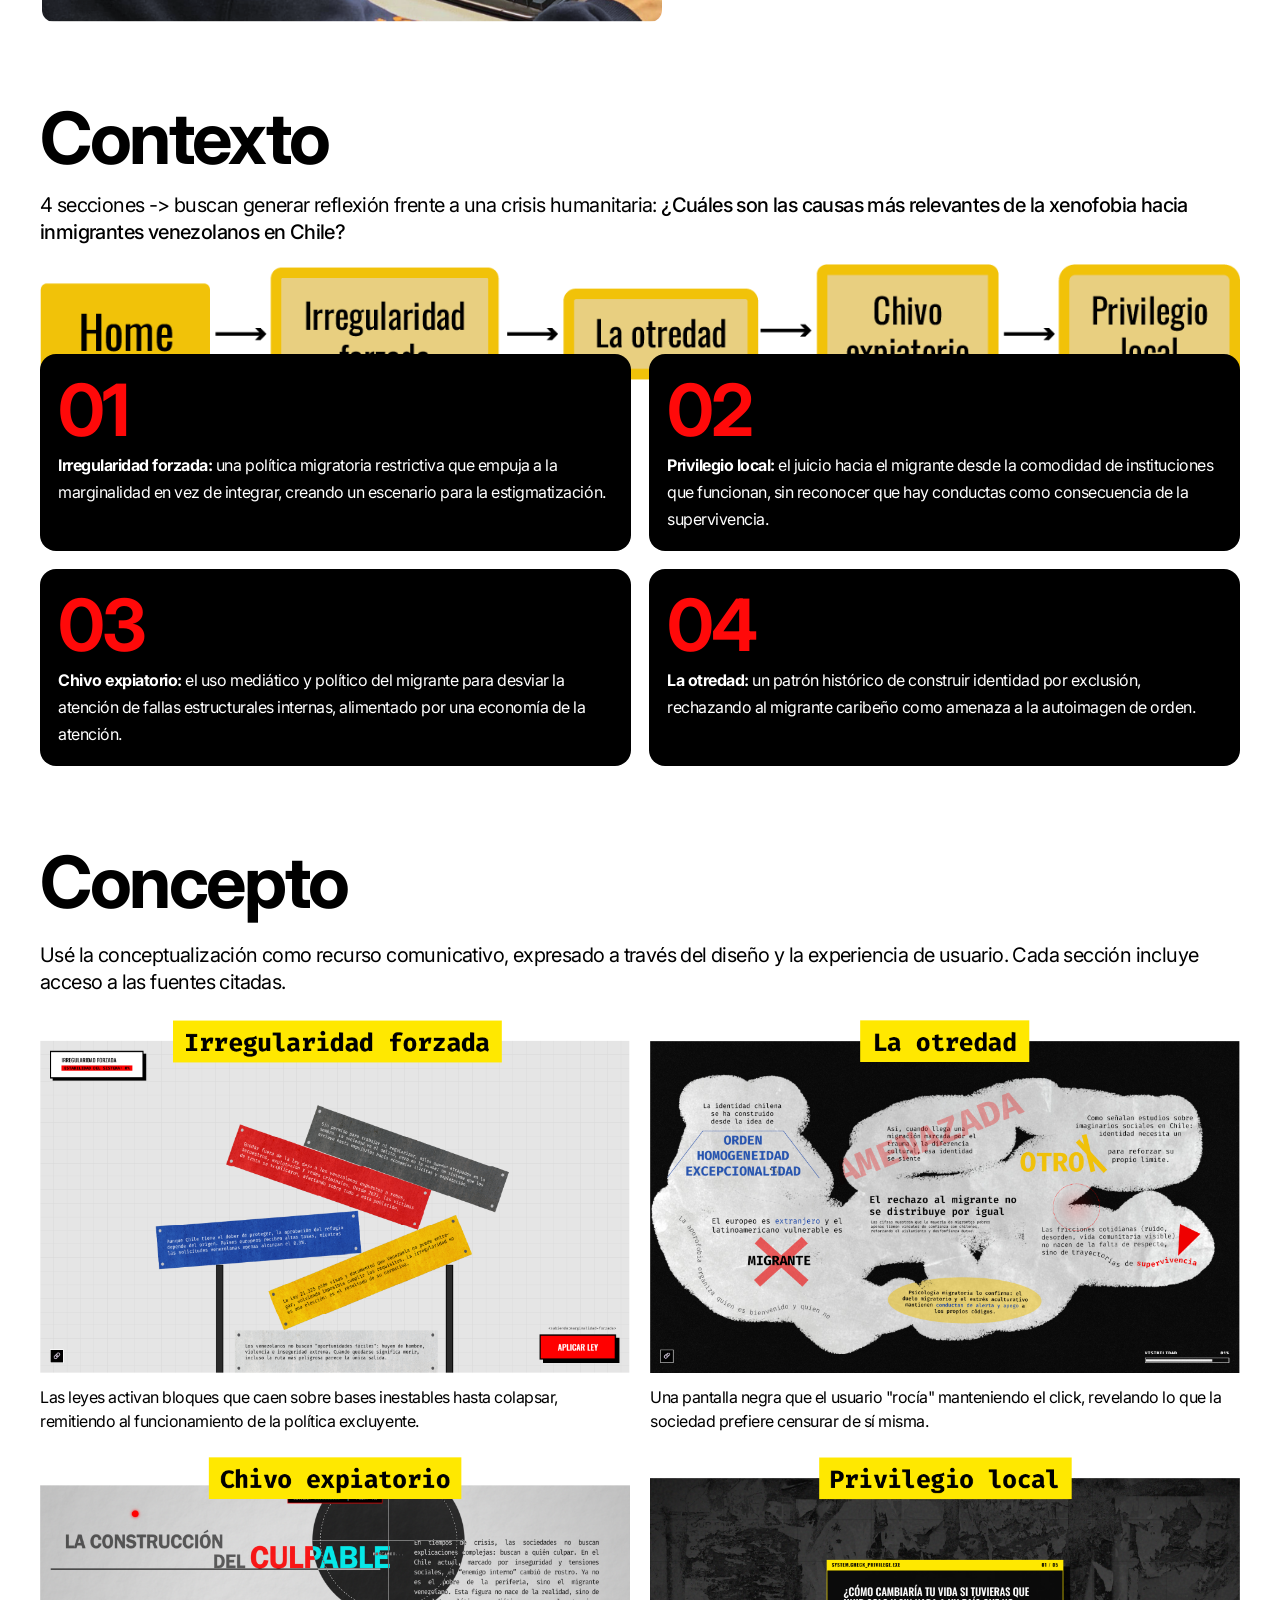
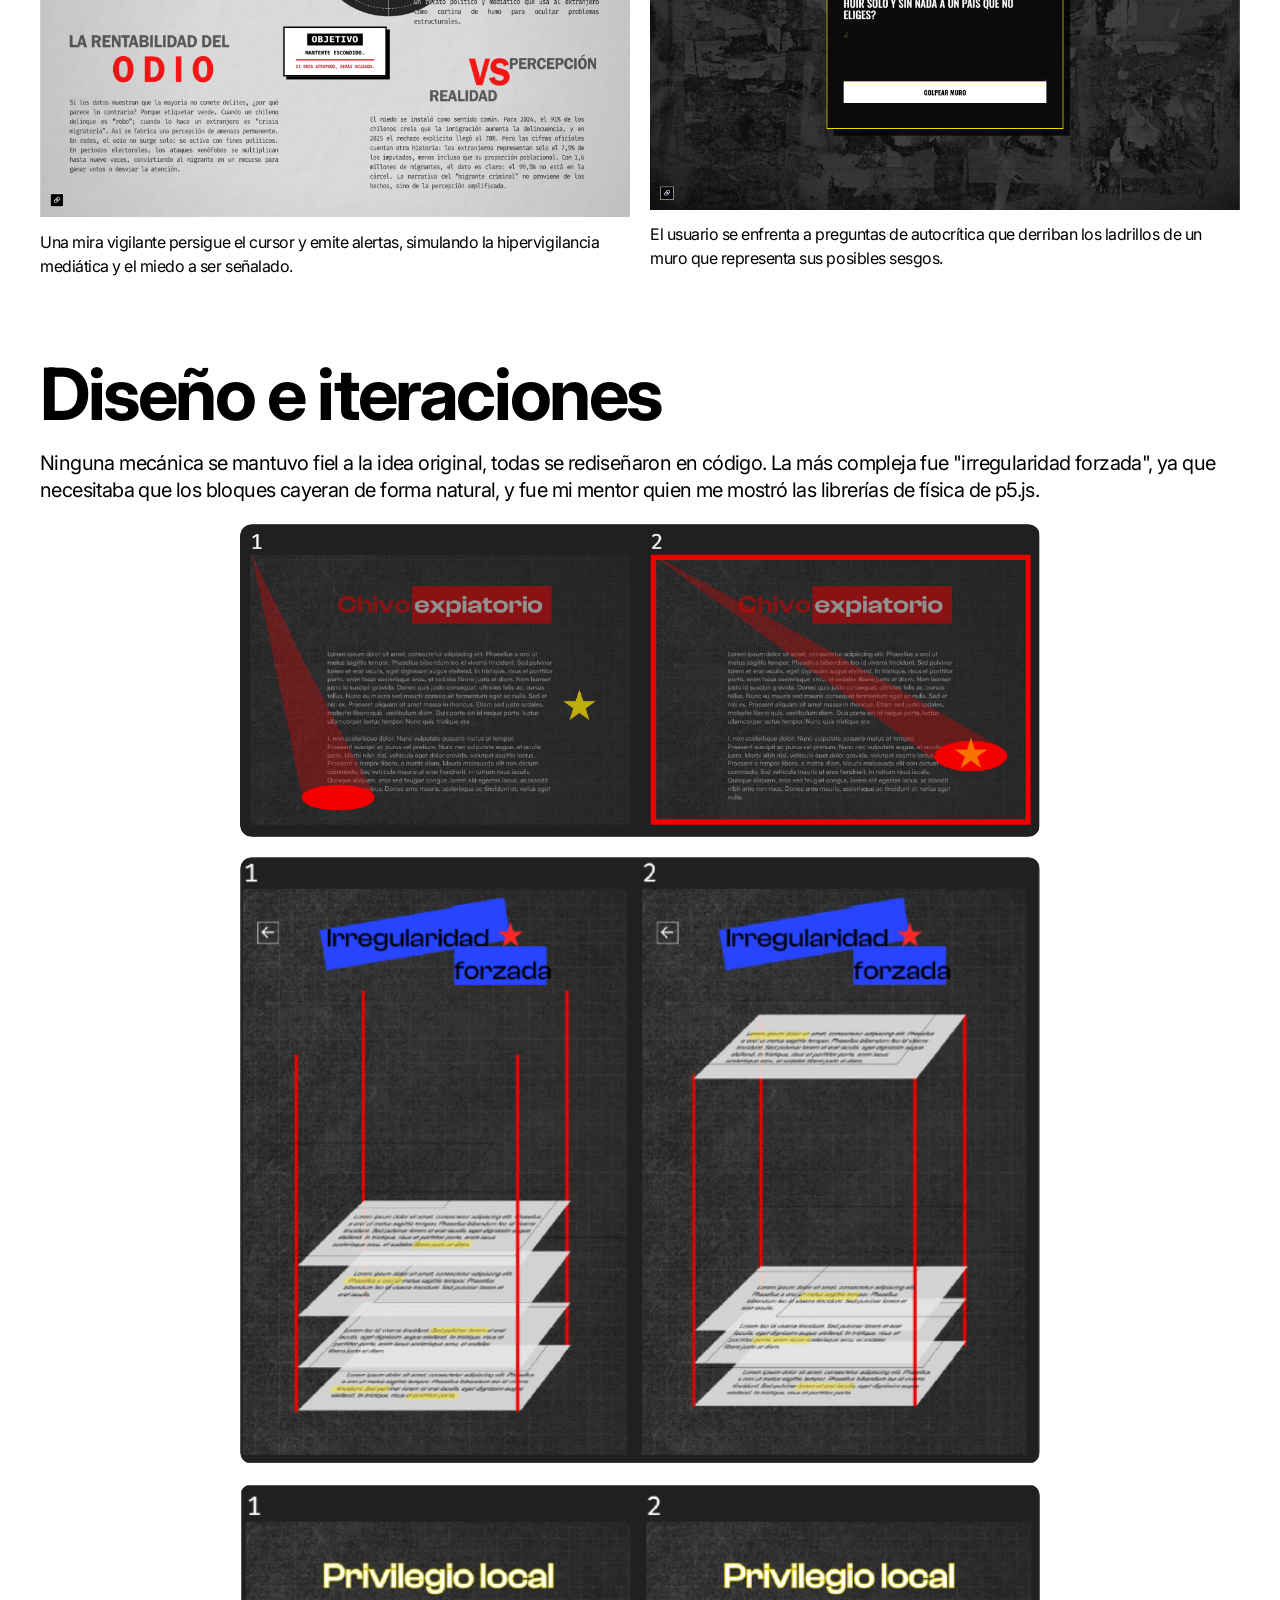
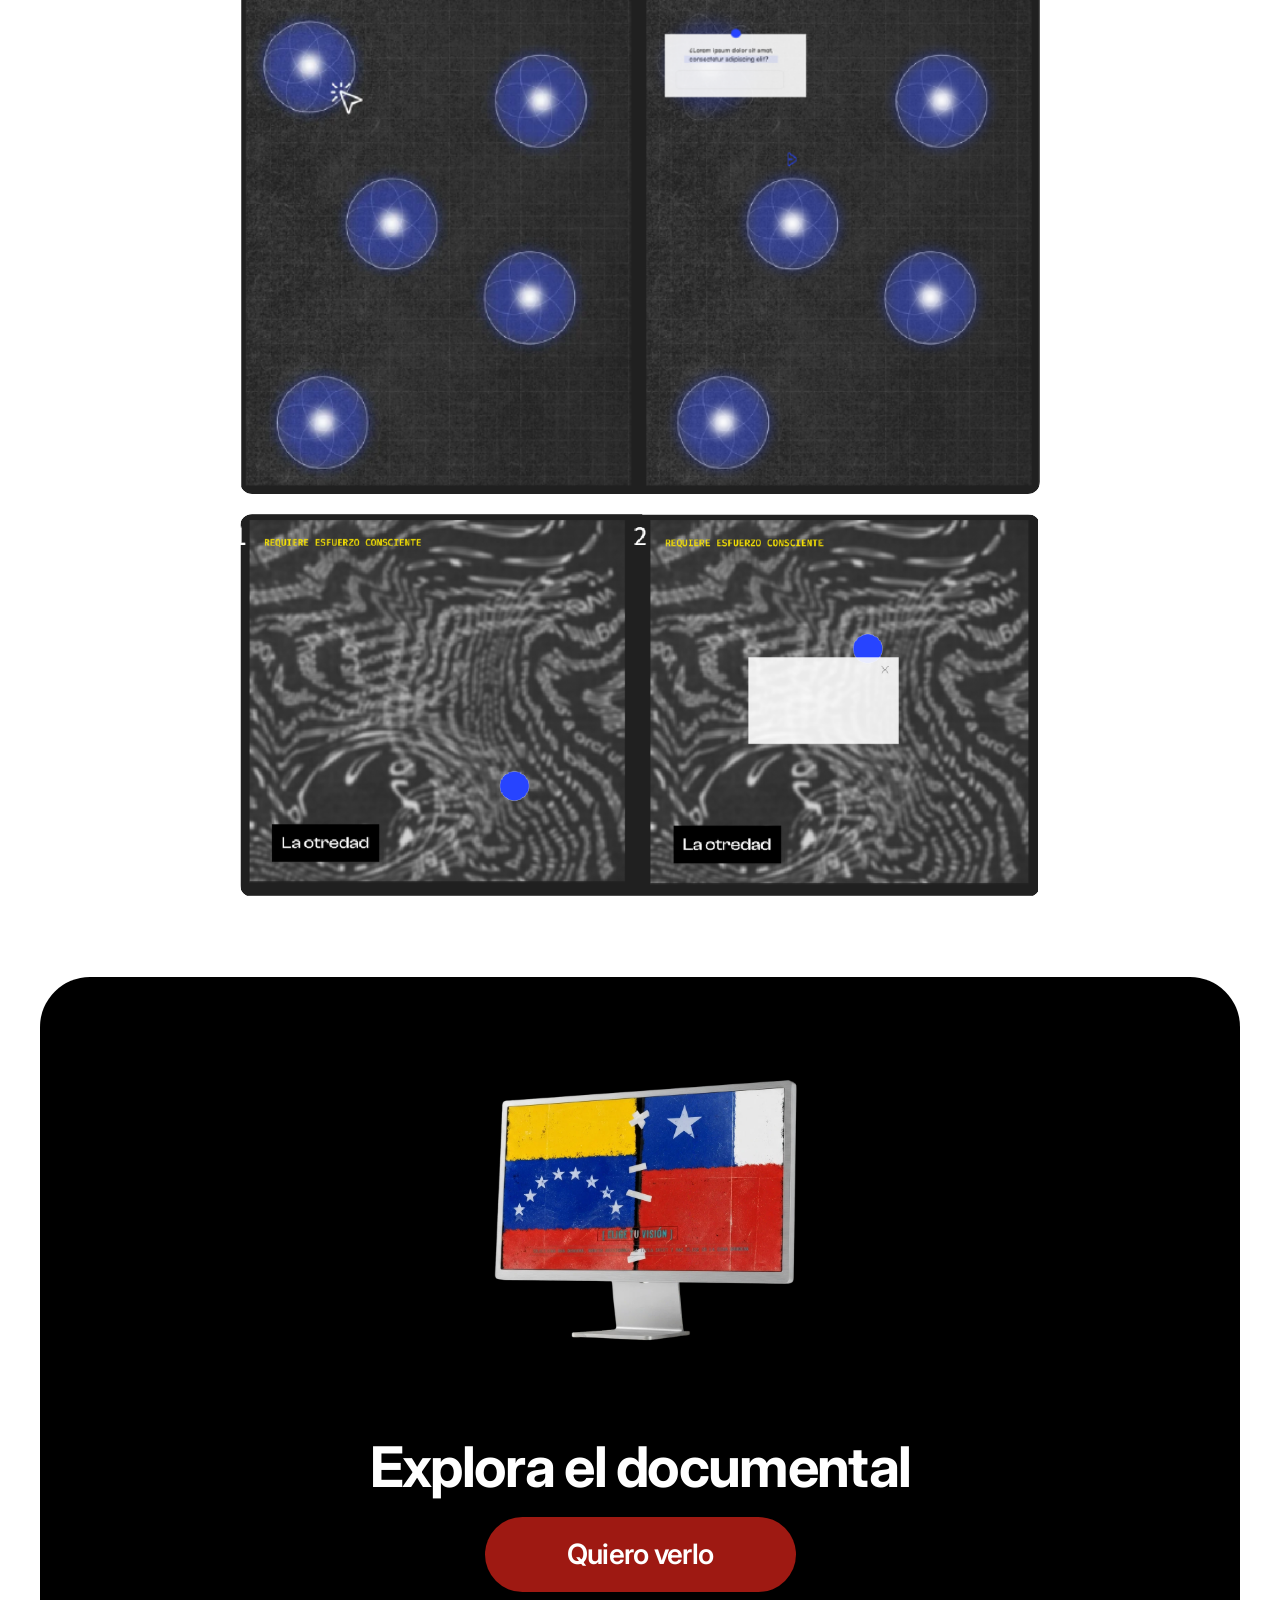
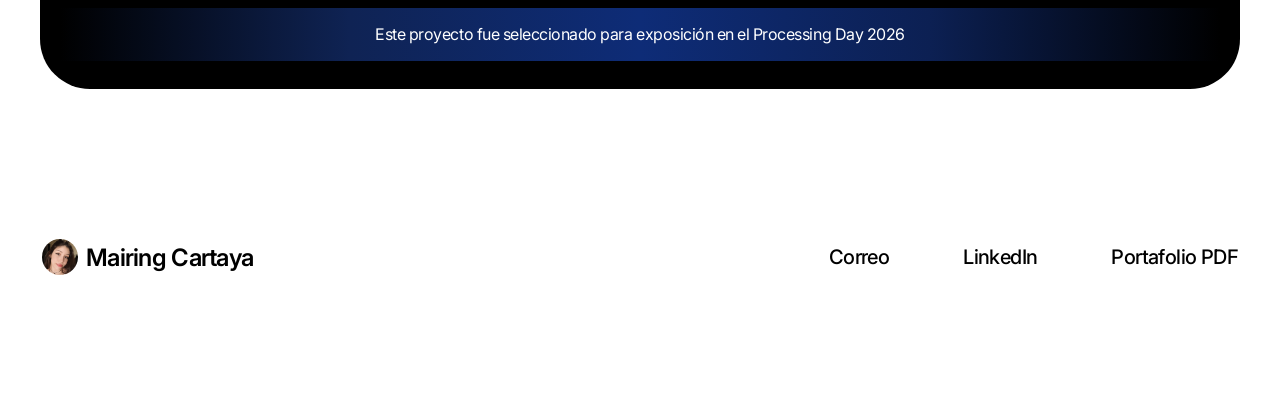
<file: fronterainvisible.html>
<!DOCTYPE html>
<html lang="es">
  <head>
    <meta charset="UTF-8" />
    <meta name="viewport" content="width=device-width, initial-scale=1" />
    <title>Frontera Invisible — Mairing Cartaya</title>
    <link rel="preconnect" href="https://fonts.googleapis.com" />
    <link rel="preconnect" href="https://fonts.gstatic.com" crossorigin />
    <link
      href="https://fonts.googleapis.com/css2?family=Inter:wght@400;500;600;700&display=swap"
      rel="stylesheet"
    />
    <link rel="stylesheet" href="assets/css/nav.css" />
    <link rel="stylesheet" href="assets/css/fronterainvisible.css?v=t3" />
    <link rel="stylesheet" href="assets/css/footer.css" />
    <link rel="stylesheet" href="assets/css/interactions.css" />
  </head>
  <body>
    <div class="nav-bar" data-nav-bar>
      <header class="nav" data-nav>
        <a class="brand" href="index.html">
          <div class="avatar">
            <img src="assets/home/avatar.png" alt="Mairing Cartaya" />
          </div>
          <span class="brand__name">Mairing Cartaya</span>
        </a>
        <nav class="nav__links" id="site-nav-links">
          <a href="aboutme.html">Sobre mí</a>
          <a
            href="https://drive.google.com/file/d/1RkU3glULbgyG2rh3CZnER4O4JSRLOr63/view?usp=sharing"
            target="_blank"
            rel="noopener noreferrer"
            >CV</a
          >
        </nav>
        <button
          class="nav__toggle"
          type="button"
          aria-controls="site-nav-links"
          aria-expanded="false"
          aria-label="Abrir menú"
        >
          <span class="nav__toggle-bars" aria-hidden="true">
            <span></span>
            <span></span>
            <span></span>
          </span>
        </button>
      </header>
    </div>

    <div class="canvas">
      <section class="hero">
        <div class="hero__art">
          <img
            src="assets/fronterainvisible/hero.png"
            alt=""
            width="1028"
            height="579"
          />
        </div>
        <h1 class="hero__title">Frontera Invisible</h1>
        <a class="hero__cta" href="#meta">
          Ver más
          <img
            src="assets/fronterainvisible/arrow.svg"
            alt=""
            width="10"
            height="10"
          />
        </a>
      </section>

      <section class="meta" id="meta">
        <div class="meta__row">
          <div class="meta__item">
            <h3>Tipo de proyecto:</h3>
            <p>Individual</p>
          </div>
          <div class="meta__item">
            <h3>Categoría:</h3>
            <p>Documental web interactivo</p>
          </div>
          <div class="meta__item">
            <h3>Herramientas:</h3>
            <p>Illustrator, HTML/CSS/JavaScript,<br />p5.js, Visual Studio Code</p>
          </div>
          <div class="meta__item">
            <h3>Duración:</h3>
            <p>4 meses</p>
          </div>
          <div class="meta__item">
            <h3>Skills:</h3>
            <p>
              Investigación académica<br />
              Conceptualización interactiva<br />
              Desarrollo en código
            </p>
          </div>
        </div>
      </section>

      <section class="resumen" id="resumen">
        <div class="resumen__media">
          <img
            src="assets/fronterainvisible/resumen.png"
            alt="Persona frente a un computador con banderas de Chile y Venezuela"
            width="848"
            height="477"
          />
        </div>
        <div class="resumen__copy">
          <h2>Resumen</h2>
          <div class="resumen__row resumen__row--encargo">
            <img
              src="assets/fronterainvisible/icon-encargo.png"
              alt=""
              width="20"
              height="20"
            />
            <p>
              <strong>Encargo:</strong> desarrollar un documental web sobre un
              tema social.
            </p>
          </div>
          <div class="resumen__row resumen__row--decision">
            <img
              src="assets/fronterainvisible/icon-decision.png"
              alt=""
              width="20"
              height="20"
            />
            <p>
              <strong>Decisión clave:</strong> traducir cada causa en una
              mecánica de interacción distinta, iterando cuando el concepto
              inicial no funcionaba en código.
            </p>
          </div>
          <div class="resumen__row resumen__row--resultado">
            <img
              src="assets/fronterainvisible/icon-resultado.png"
              alt=""
              width="20"
              height="19"
            />
            <p>
              <strong>Resultado:</strong> Frontera invisible es un documental
              web que usa el diseño y el código como herramientas de disección
              social.
            </p>
          </div>
        </div>
      </section>

      <section class="contexto">
        <h2>Contexto</h2>
        <p class="contexto__lead">
          4 secciones -&gt; buscan generar reflexión frente a una crisis
          humanitaria:
          <strong
            >¿Cuáles son las causas más relevantes de la xenofobia hacia
            inmigrantes venezolanos en Chile?</strong
          >
        </p>
        <div class="contexto__tags">
          <img
            src="assets/fronterainvisible/contexto-tags.png"
            alt="Irregularidad forzada, Privilegio, La otredad, Chivo expiatorio"
            width="607"
            height="72"
          />
        </div>
        <article class="cause cause--1">
          <span class="cause__num">01</span>
          <p class="cause__text">
            <strong>Irregularidad forzada:</strong> una política migratoria
            restrictiva que empuja a la marginalidad en vez de integrar, creando
            un escenario para la estigmatización.
          </p>
        </article>
        <article class="cause cause--2">
          <span class="cause__num">02</span>
          <p class="cause__text">
            <strong>Privilegio local:</strong> el juicio hacia el migrante desde
            la comodidad de instituciones que funcionan, sin reconocer que hay
            conductas como consecuencia de la supervivencia.
          </p>
        </article>
        <article class="cause cause--3">
          <span class="cause__num">03</span>
          <p class="cause__text">
            <strong>Chivo expiatorio:</strong> el uso mediático y político del
            migrante para desviar la atención de fallas estructurales internas,
            alimentado por una economía de la atención.
          </p>
        </article>
        <article class="cause cause--4">
          <span class="cause__num">04</span>
          <p class="cause__text">
            <strong>La otredad:</strong> un patrón histórico de construir
            identidad por exclusión, rechazando al migrante caribeño como
            amenaza a la autoimagen de orden.
          </p>
        </article>
      </section>

      <section class="concepto">
        <h2>Concepto</h2>
        <p class="concepto__lead">
          Usé la conceptualización como recurso comunicativo, expresado a través
          del diseño y la experiencia de usuario. Cada sección incluye acceso a
          las fuentes citadas.
        </p>
        <article class="concepto__item concepto__item--1">
          <img
            src="assets/fronterainvisible/concepto-irregularidad.png"
            alt="Irregularidad forzada: bloques de leyes sobre bases inestables"
            width="588"
            height="351"
          />
          <p>
            Las leyes activan bloques que caen sobre bases inestables hasta
            colapsar, remitiendo al funcionamiento de la política excluyente.
          </p>
        </article>
        <article class="concepto__item concepto__item--2">
          <img
            src="assets/fronterainvisible/concepto-otredad.png"
            alt="La otredad: pantalla negra que se revela al rociar"
            width="585"
            height="350"
          />
          <p>
            Una pantalla negra que el usuario "rocía" manteniendo el click,
            revelando lo que la sociedad prefiere censurar de sí misma.
          </p>
        </article>
        <article class="concepto__item concepto__item--3">
          <img
            src="assets/fronterainvisible/concepto-chivo.png"
            alt="Chivo expiatorio: mira vigilante sobre el cursor"
            width="587"
            height="358"
          />
          <p>
            Una mira vigilante persigue el cursor y emite alertas, simulando la
            hipervigilancia mediática y el miedo a ser señalado.
          </p>
        </article>
        <article class="concepto__item concepto__item--4">
          <img
            src="assets/fronterainvisible/concepto-privilegio.png"
            alt="Privilegio local: muro de ladrillos y preguntas de autocrítica"
            width="586"
            height="350"
          />
          <p>
            El usuario se enfrenta a preguntas de autocrítica que derriban los
            ladrillos de un muro que representa sus posibles sesgos.
          </p>
        </article>
      </section>

      <section class="diseno">
        <h2>Diseño e iteraciones</h2>
        <p class="diseno__lead">
          Ninguna mecánica se mantuvo fiel a la idea original, todas se
          rediseñaron en código. La más compleja fue "irregularidad forzada", ya
          que necesitaba que los bloques cayeran de forma natural, y fue mi
          mentor quien me mostró las librerías de física de p5.js.
        </p>
        <div class="diseno__shot diseno__shot--1">
          <img
            src="assets/fronterainvisible/iter-1.png"
            alt="Iteración de física de bloques en irregularidad forzada"
            width="731"
            height="286"
          />
        </div>
        <div class="diseno__shot diseno__shot--2">
          <img
            src="assets/fronterainvisible/iter-2.png"
            alt="Iteración de la pantalla de otredad"
            width="418"
            height="317"
          />
        </div>
        <div class="diseno__shot diseno__shot--3">
          <img
            src="assets/fronterainvisible/iter-3.png"
            alt="Iteración de la mira de chivo expiatorio"
            width="724"
            height="347"
          />
        </div>
        <div class="diseno__shot diseno__shot--4">
          <img
            src="assets/fronterainvisible/iter-4.png"
            alt="Iteración del muro de privilegio local"
            width="418"
            height="319"
          />
        </div>
      </section>

      <section class="cta">
        <div class="cta__monitor">
          <img
            src="assets/fronterainvisible/cta-monitor.png"
            alt="Monitor con banderas de Chile y Venezuela"
            width="1197"
            height="983"
          />
        </div>
        <h2 class="cta__title">Explora el documental</h2>
        <a
          class="cta__btn"
          href="https://mairingcartaya.github.io/fronterainvisible/"
          target="_blank"
          rel="noopener noreferrer"
          >Quiero verlo</a
        >
        <p class="cta__note">
          <span
            >Este proyecto fue seleccionado para exposición en el Processing Day
            2026</span
          >
        </p>
      </section>

      <footer class="footer">
        <div class="brand">
          <div class="avatar">
            <img src="assets/home/avatar.png" alt="Mairing Cartaya" width="38" height="67" />
          </div>
          <span class="brand__name">Mairing Cartaya</span>
        </div>
        <div class="footer__meta">
          <nav class="footer__links">
            <a href="mailto:mairingcartaya@gmail.com">Correo</a>
            <a
              href="https://www.linkedin.com/in/mairingcartaya"
              target="_blank"
              rel="noopener noreferrer"
              >LinkedIn</a
            >
            <a
              href="https://drive.google.com/file/d/1s6m0h0pcNCh3qWUvDZNTcPQAH2hjETt2/view?usp=sharing"
              target="_blank"
              rel="noopener noreferrer"
              >Portafolio PDF</a
            >
          </nav>
        </div>
      </footer>
    </div>
    <script src="assets/js/nav.js"></script>
    <script src="assets/js/interactions.js"></script>
  </body>
</html>
</file>
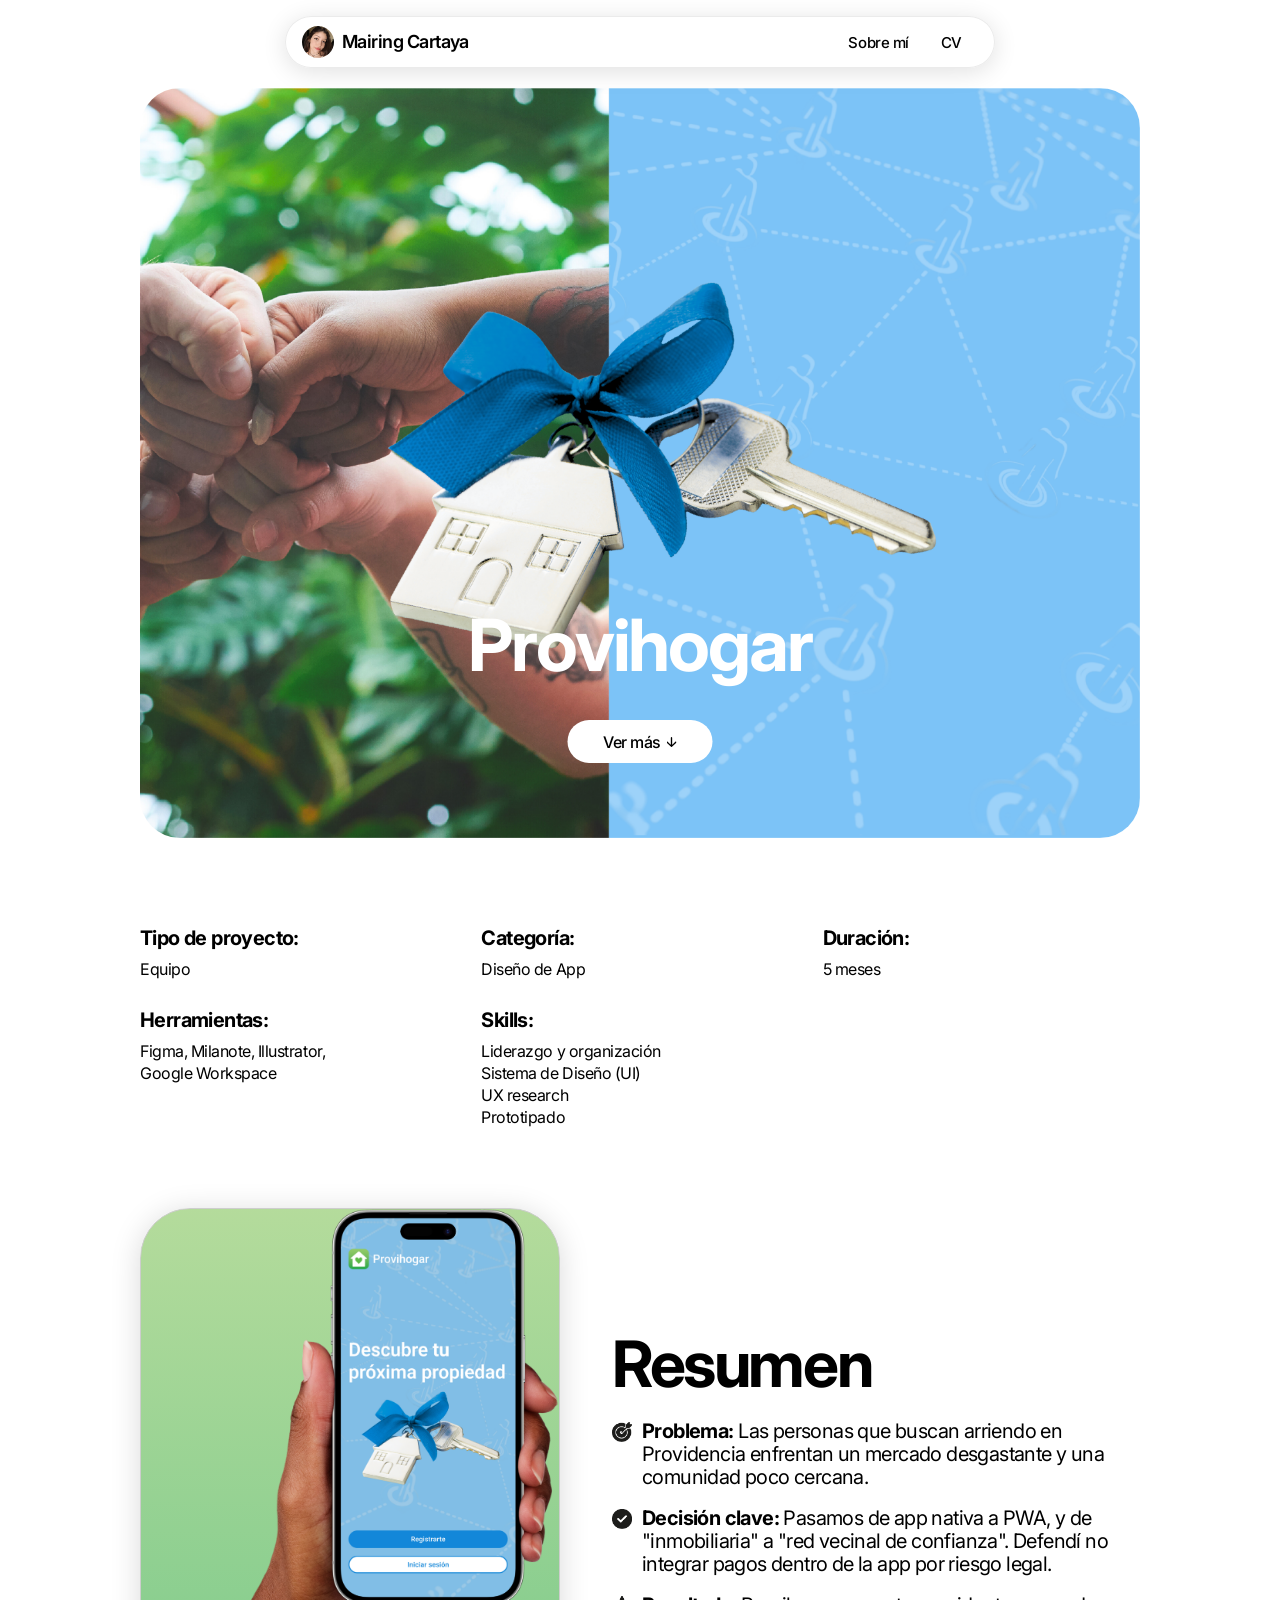
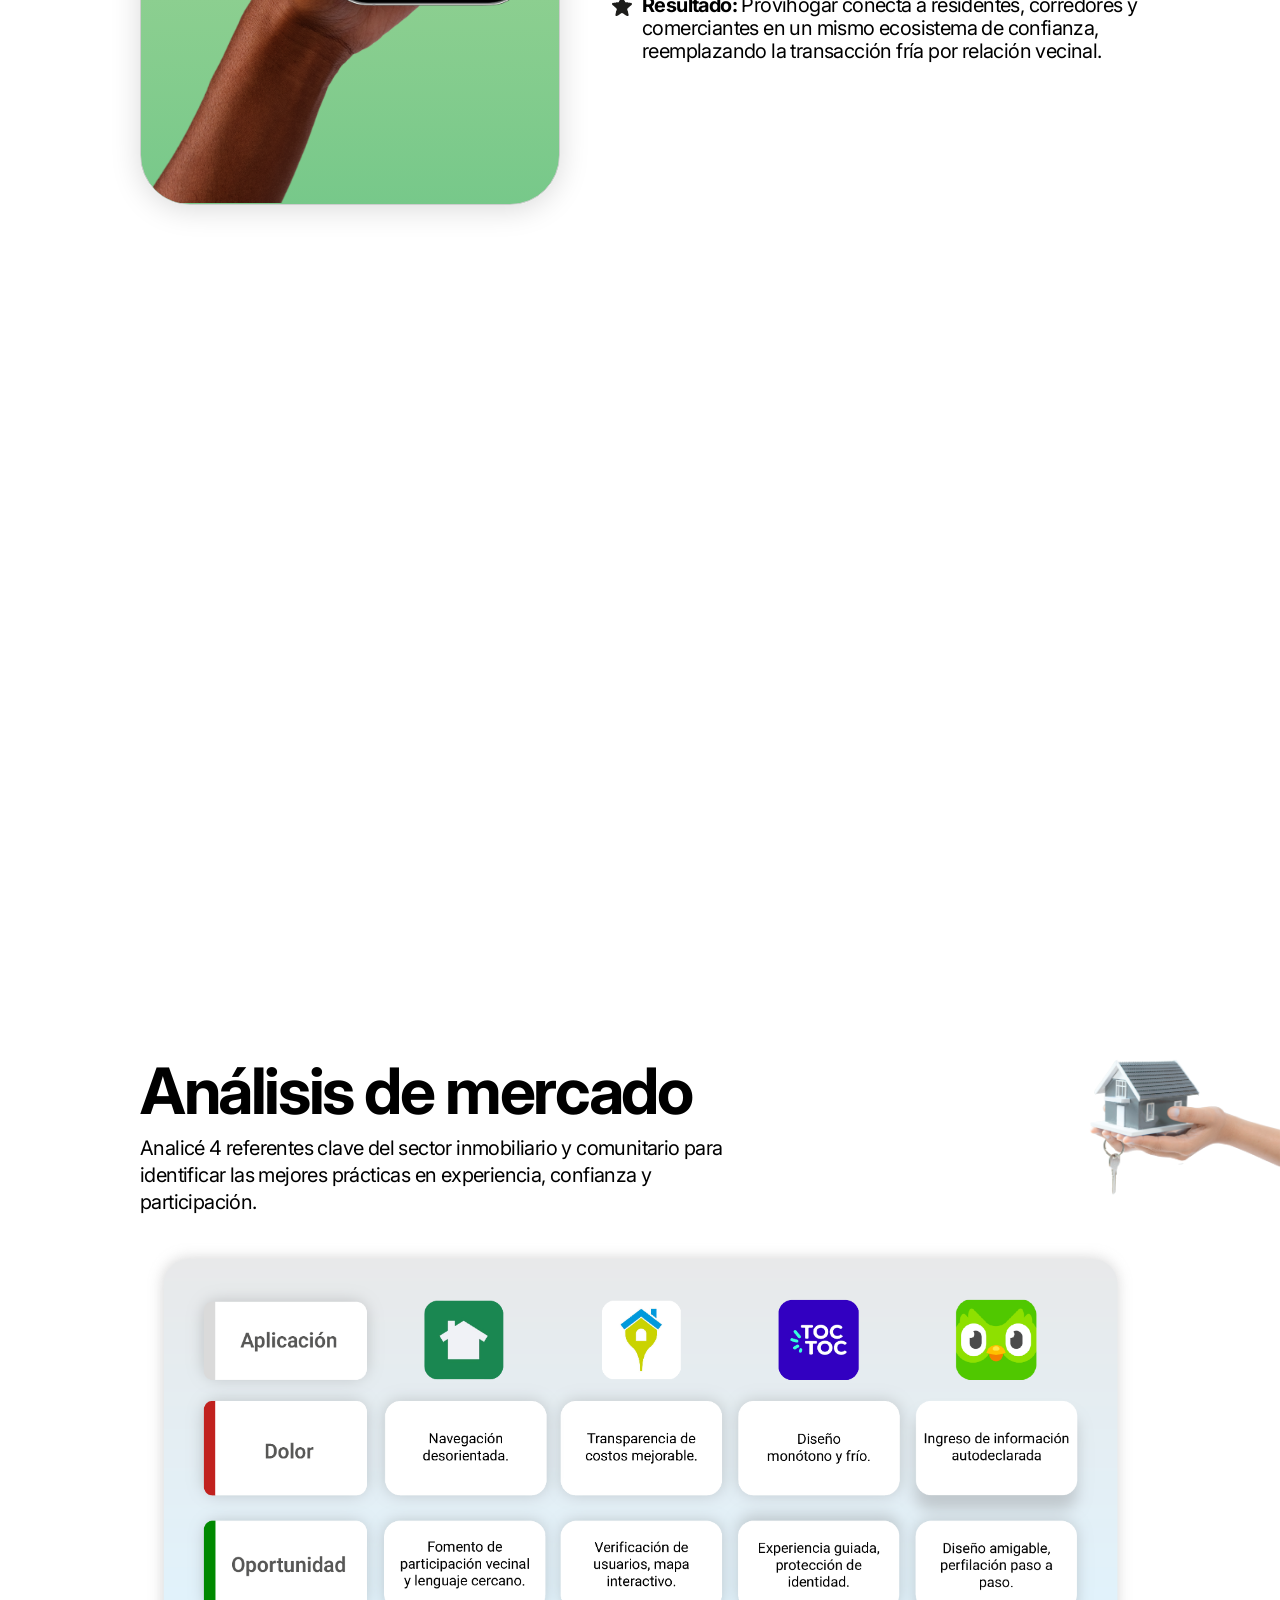
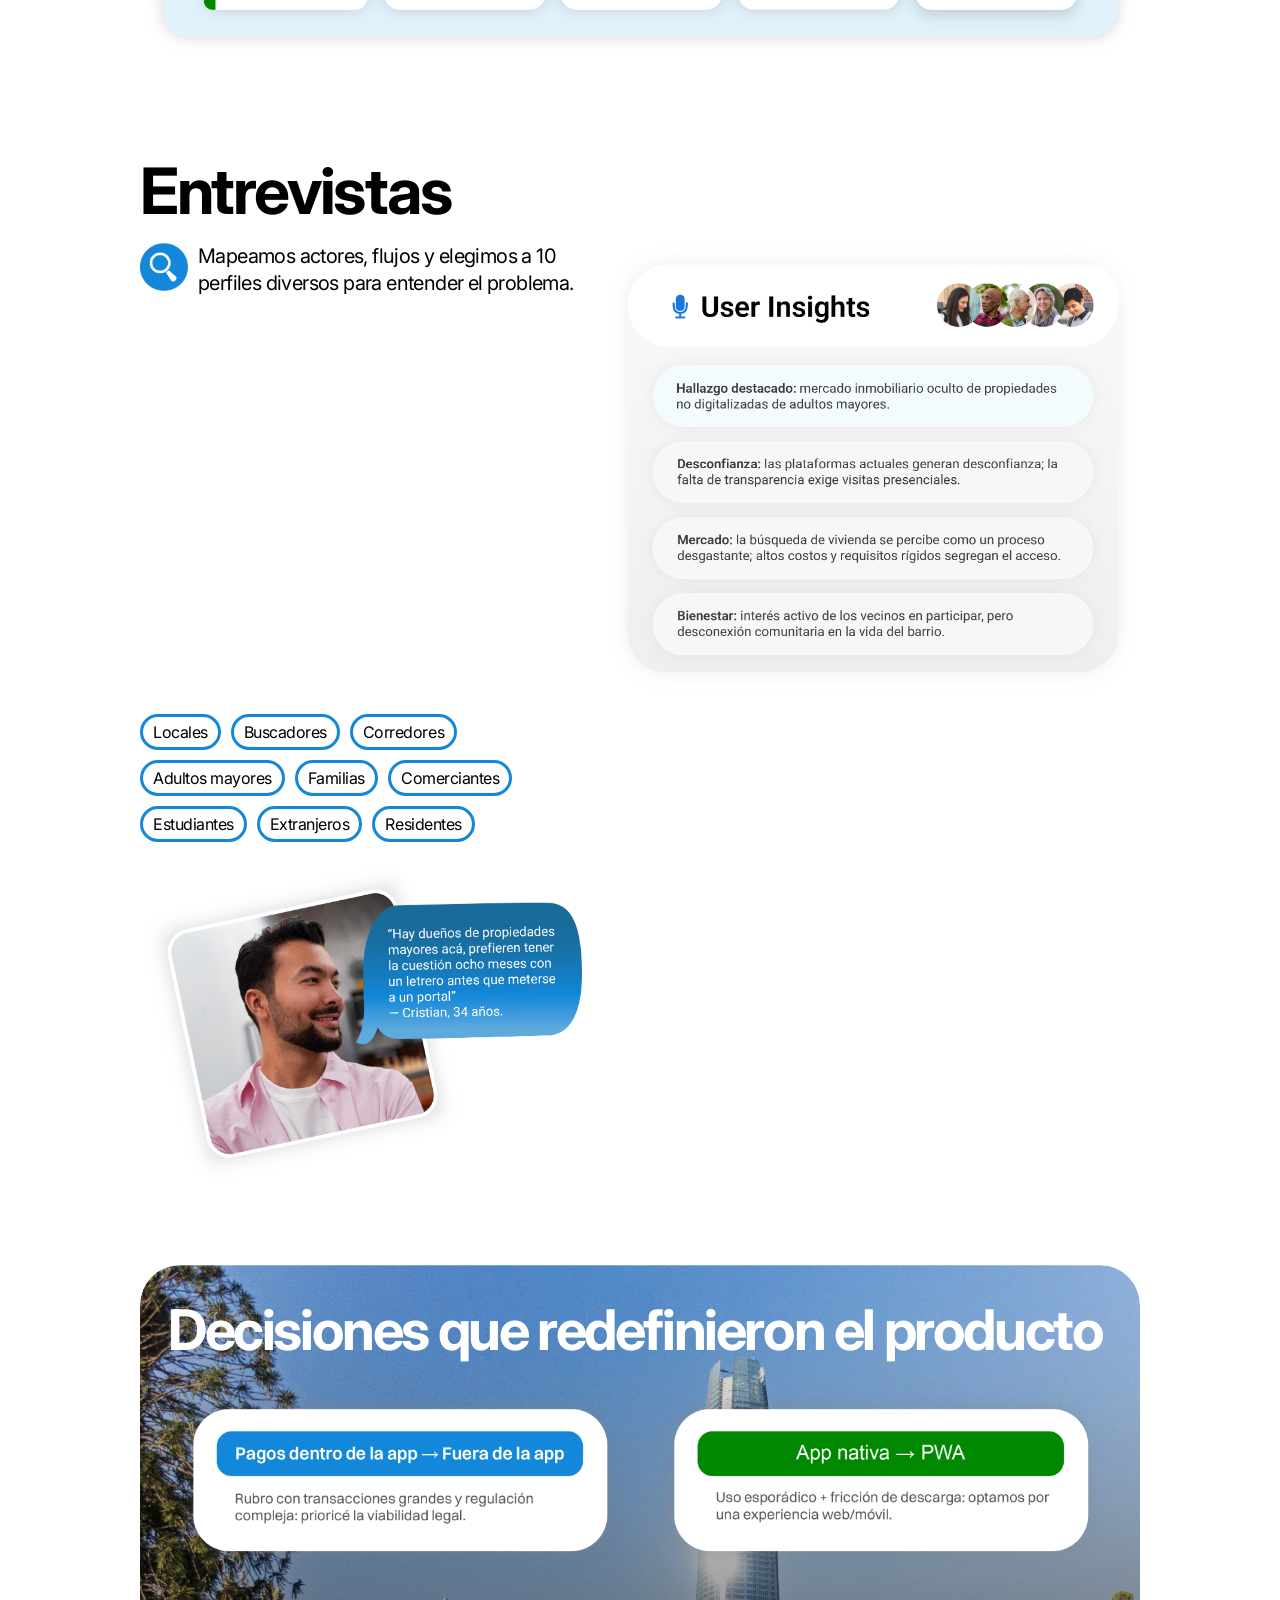
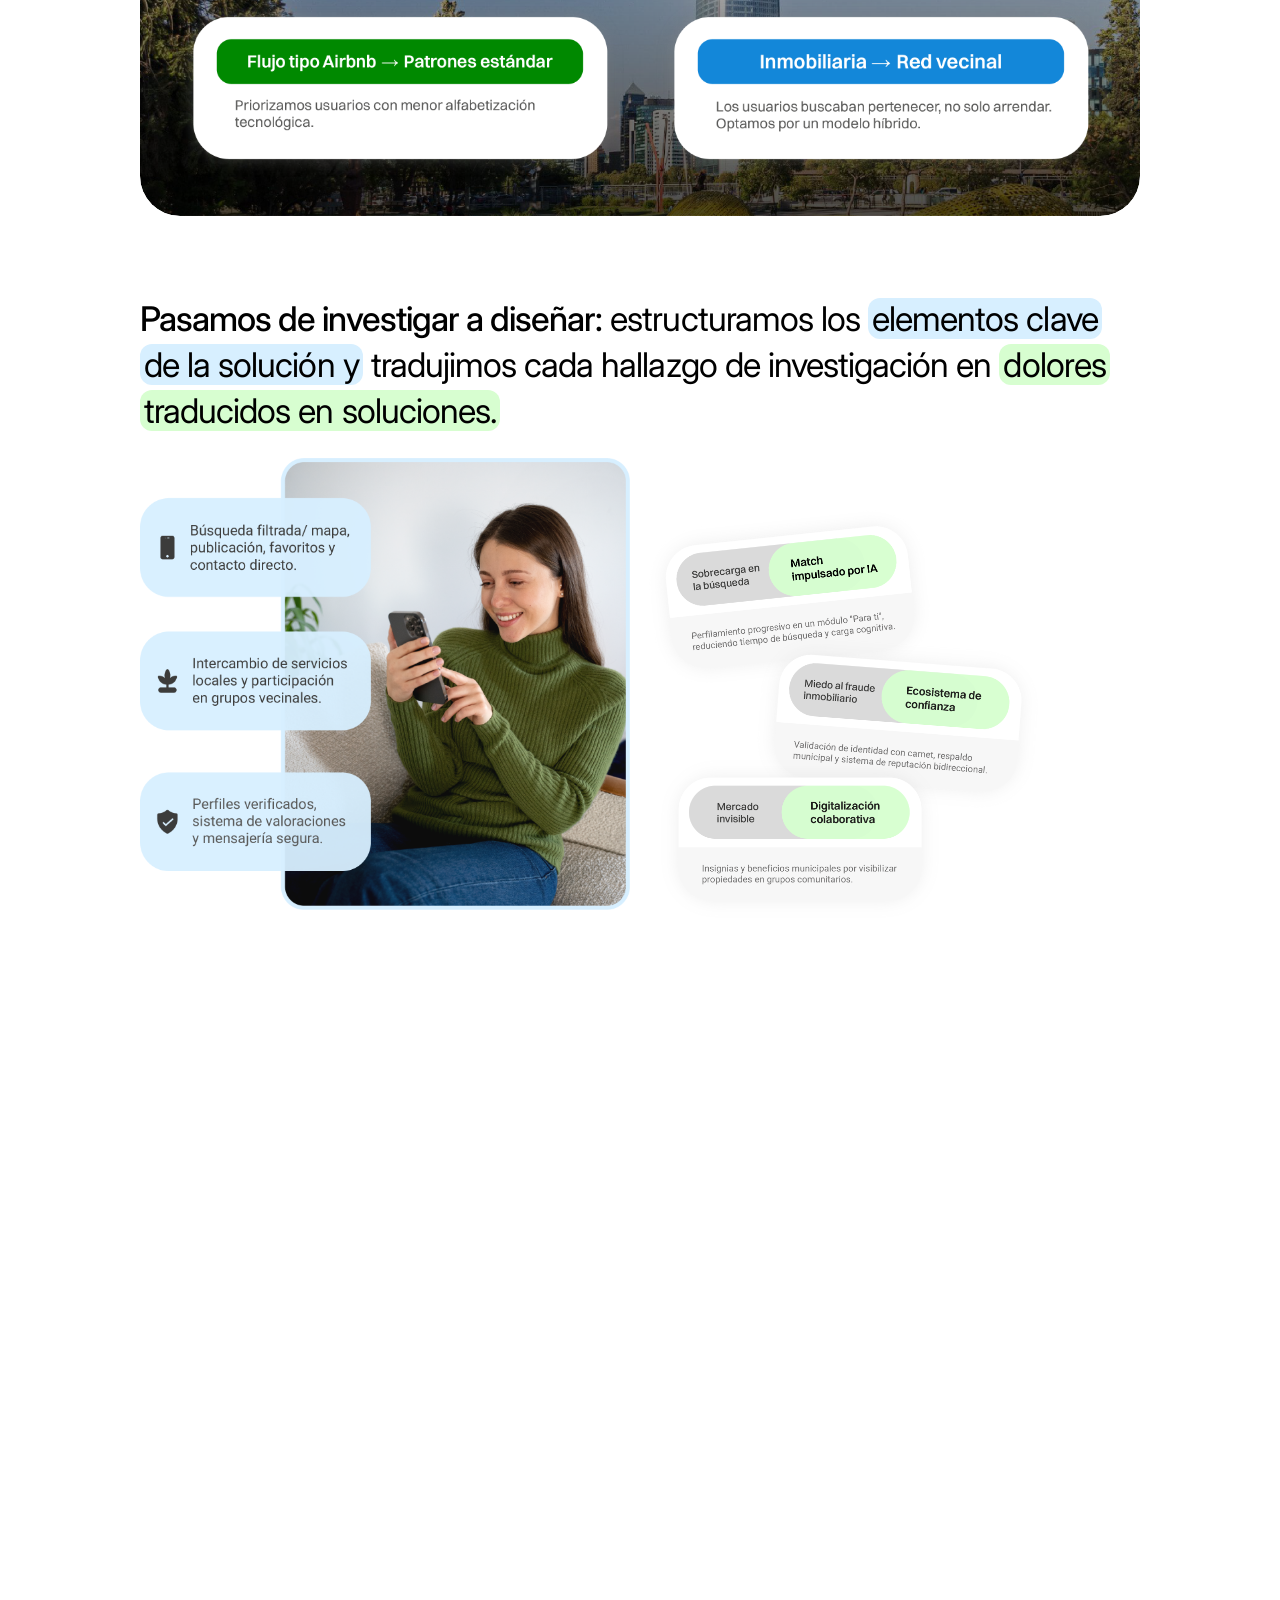
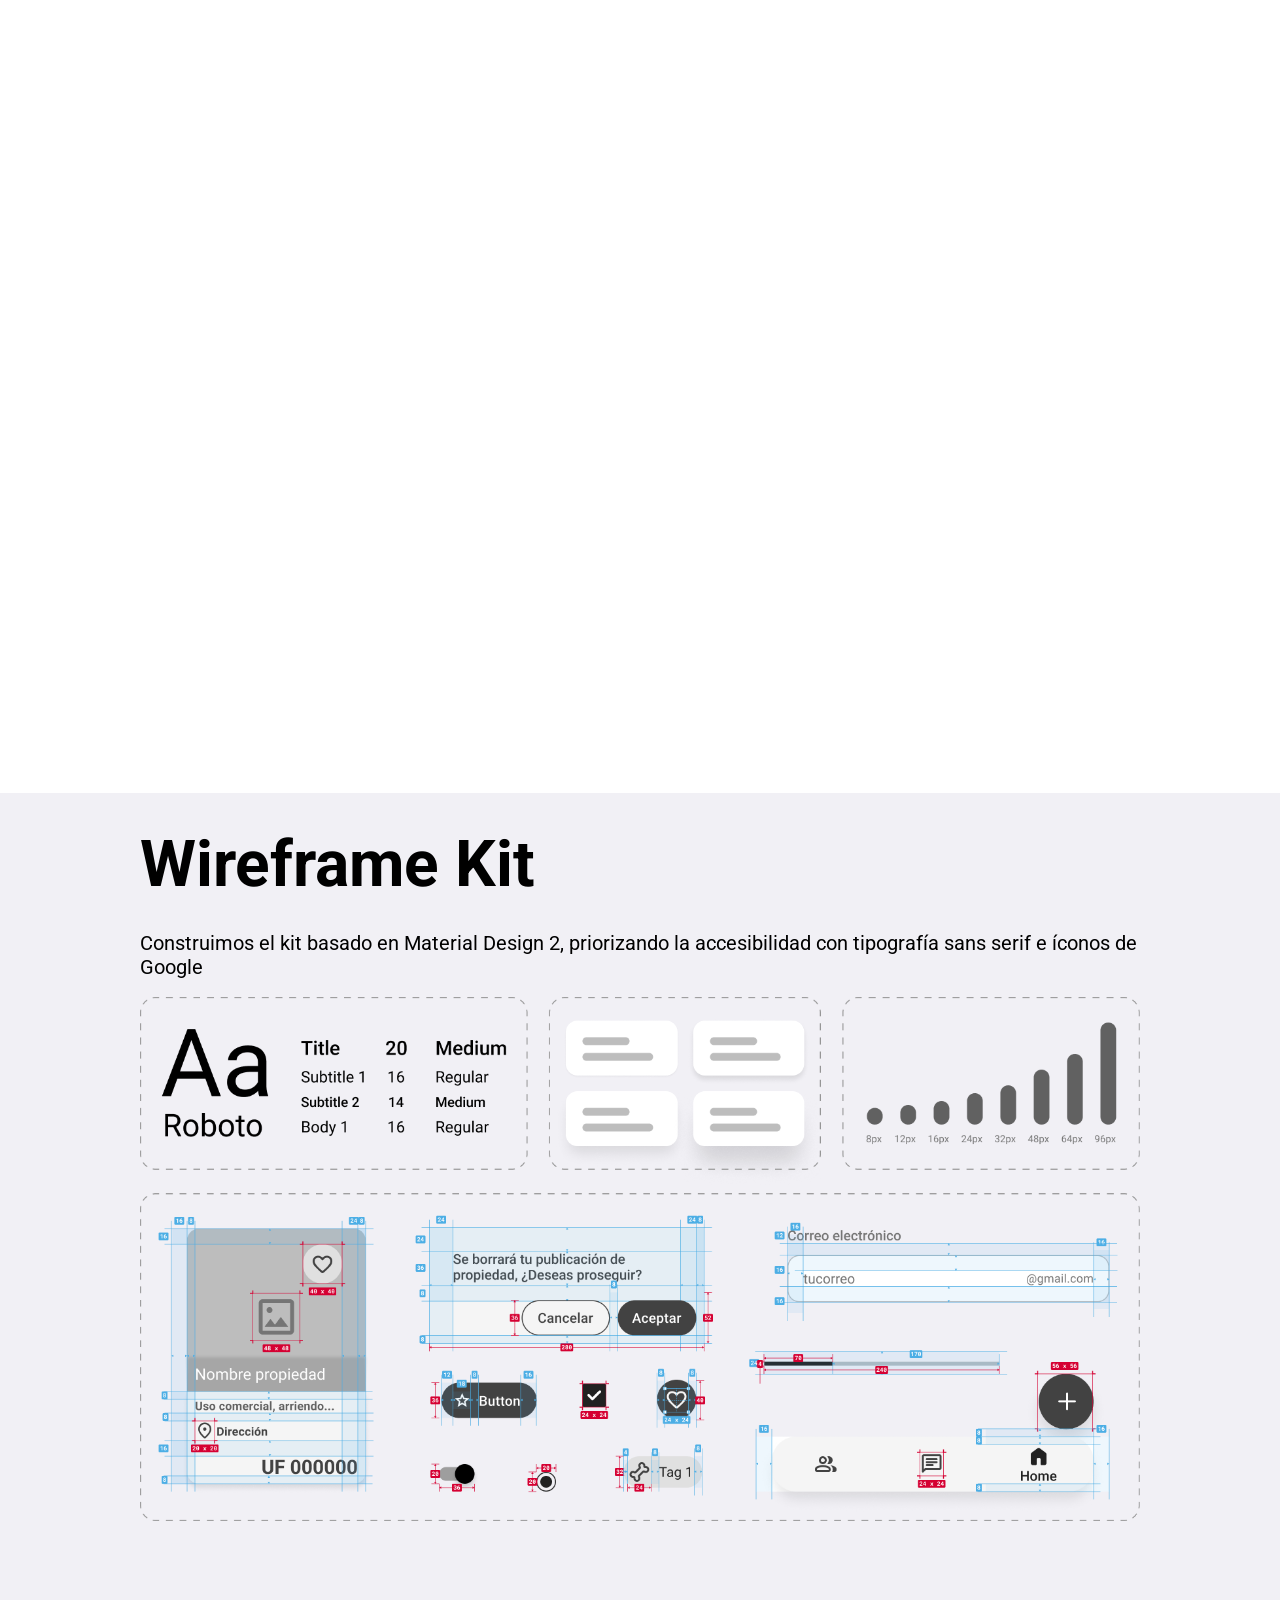
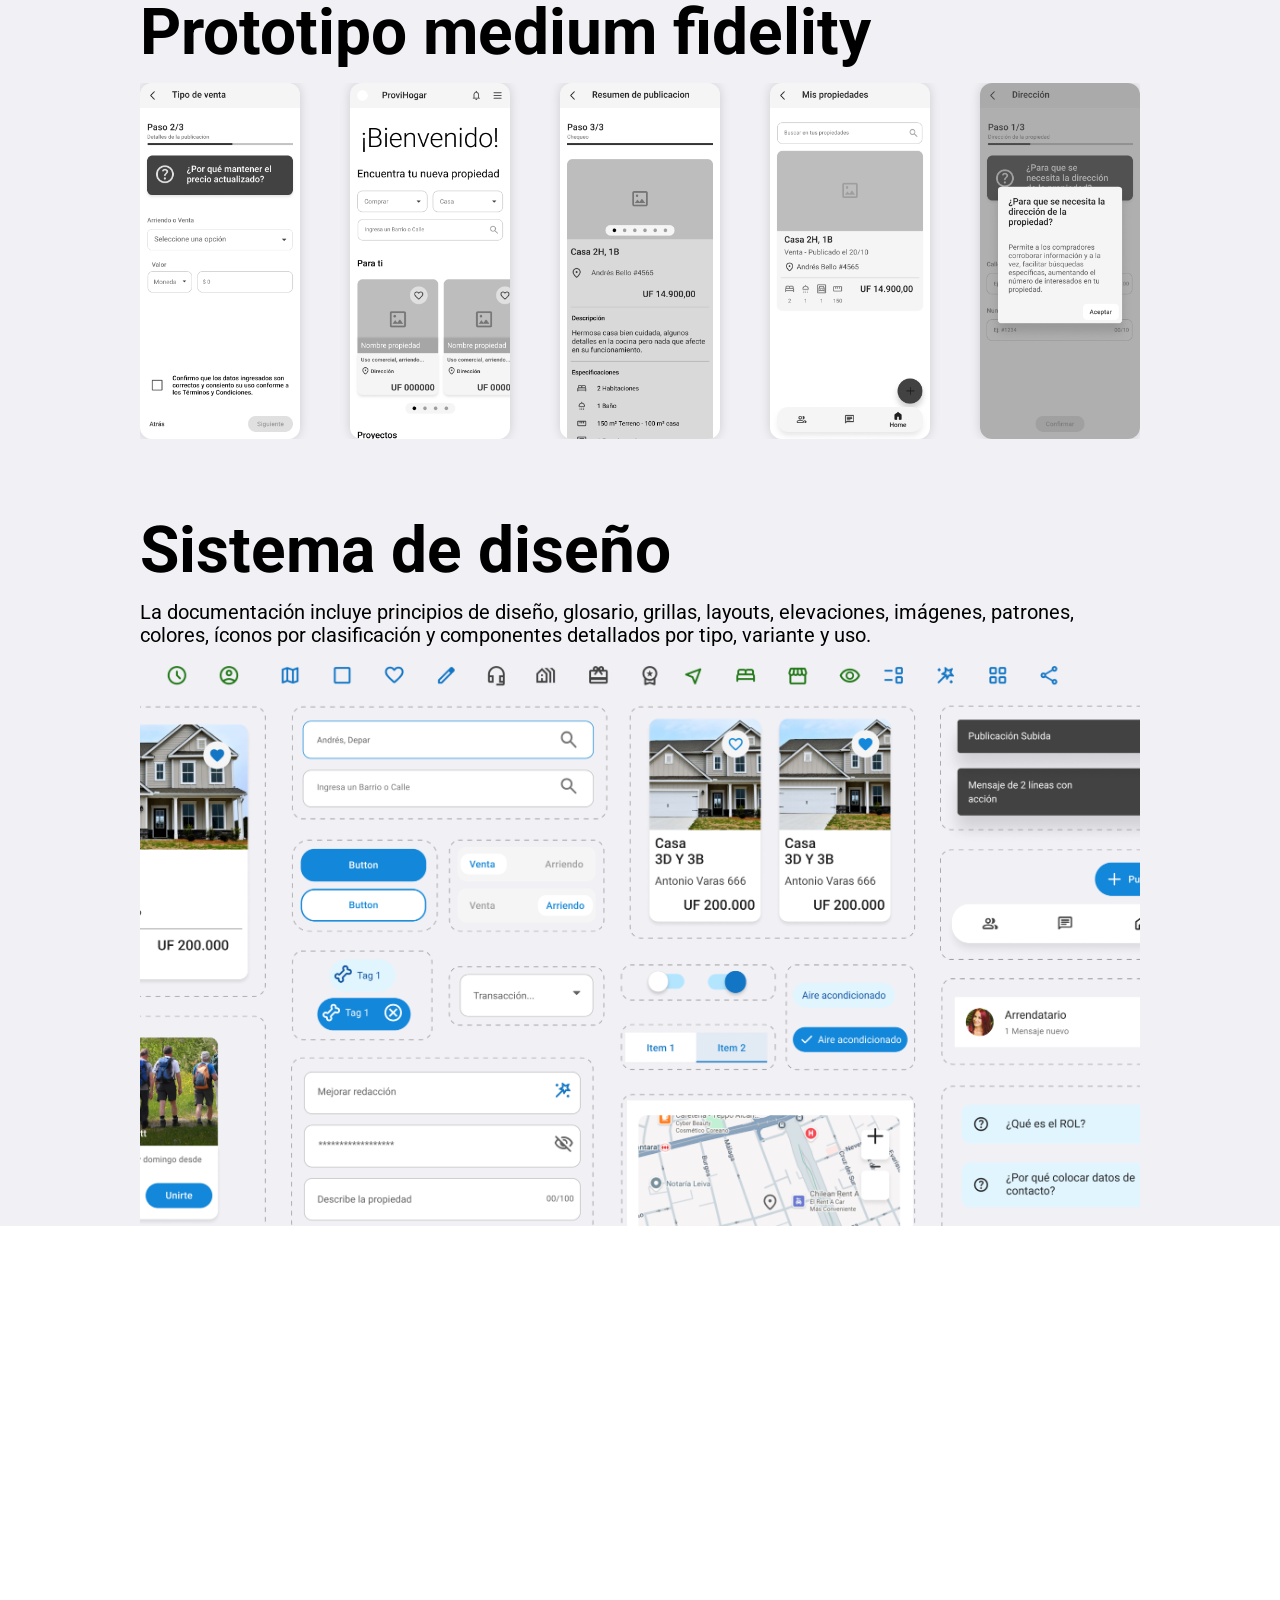
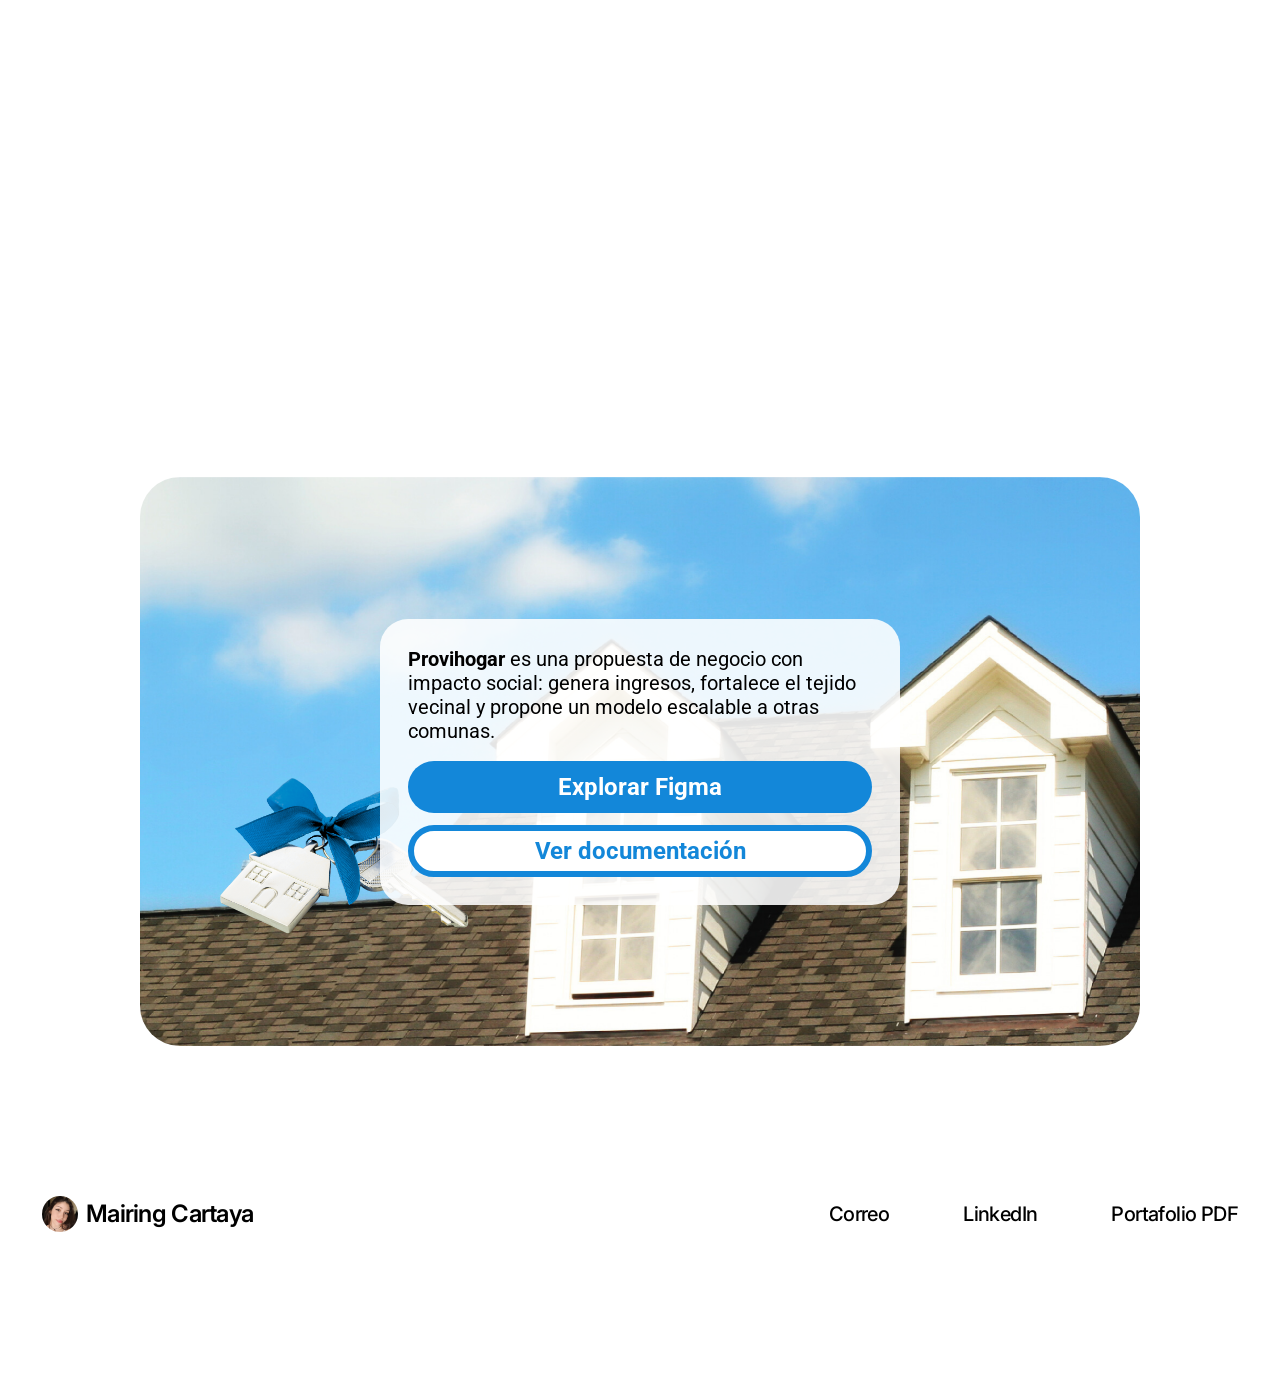
<file: provihogar.html>
<!DOCTYPE html>
<html lang="es">
  <head>
    <meta charset="UTF-8" />
    <meta name="viewport" content="width=device-width, initial-scale=1" />
    <title>Provihogar — Mairing Cartaya</title>
    <link rel="preconnect" href="https://fonts.googleapis.com" />
    <link rel="preconnect" href="https://fonts.gstatic.com" crossorigin />
    <link
      href="https://fonts.googleapis.com/css2?family=Inter:wght@400;500;600;700&family=Roboto:ital,wght@0,400;0,500;0,700;1,400&display=swap"
      rel="stylesheet"
    />
    <link rel="stylesheet" href="assets/css/nav.css" />
    <link rel="stylesheet" href="assets/css/provihogar.css?v=810h" />
    <link rel="stylesheet" href="assets/css/footer.css" />
    <link rel="stylesheet" href="assets/css/interactions.css" />
  </head>
  <body>
    <div class="nav-bar" data-nav-bar>
      <header class="nav" data-nav>
        <a class="brand" href="index.html">
          <div class="avatar">
            <img src="assets/home/avatar.png" alt="Mairing Cartaya" />
          </div>
          <span class="brand__name">Mairing Cartaya</span>
        </a>
        <nav class="nav__links" id="site-nav-links">
          <a href="aboutme.html">Sobre mí</a>
          <a
            href="https://drive.google.com/file/d/1RkU3glULbgyG2rh3CZnER4O4JSRLOr63/view?usp=sharing"
            target="_blank"
            rel="noopener noreferrer"
            >CV</a
          >
        </nav>
        <button
          class="nav__toggle"
          type="button"
          aria-controls="site-nav-links"
          aria-expanded="false"
          aria-label="Abrir menú"
        >
          <span class="nav__toggle-bars" aria-hidden="true">
            <span></span>
            <span></span>
            <span></span>
          </span>
        </button>
      </header>
    </div>

    <div class="canvas">
      <section class="hero">
        <div class="hero__art">
          <img
            src="assets/provihogar/hero.png"
            alt=""
            width="1421"
            height="799"
          />
        </div>
        <h1 class="hero__title">Provihogar</h1>
        <a class="hero__cta" href="#meta">
          Ver más
          <img src="assets/provihogar/arrow.svg" alt="" width="10" height="10" />
        </a>
      </section>

      <section class="meta" id="meta">
        <div class="meta__item">
          <h3>Tipo de proyecto:</h3>
          <p>Equipo</p>
        </div>
        <div class="meta__item">
          <h3>Categoría:</h3>
          <p>Diseño de App</p>
        </div>
        <div class="meta__item">
          <h3>Herramientas:</h3>
          <p>Figma, Milanote, Illustrator,<br />Google Workspace</p>
        </div>
        <div class="meta__item">
          <h3>Duración:</h3>
          <p>5 meses</p>
        </div>
        <div class="meta__item">
          <h3>Skills:</h3>
          <p>
            Liderazgo y organización<br />
            Sistema de Diseño (UI)<br />
            UX research<br />
            Prototipado
          </p>
        </div>
      </section>

      <section class="resumen" id="resumen">
        <div class="resumen__media">
          <img
            src="assets/provihogar/resumen-phone.png"
            alt="Mockup de la app Provihogar"
            width="509"
            height="723"
          />
        </div>
        <div class="resumen__copy">
          <h2>Resumen</h2>
          <div class="resumen__row">
            <img src="assets/provihogar/icon-problema.png" alt="" width="20" height="20" />
            <p>
              <strong>Problema:</strong> Las personas que buscan arriendo en
              Providencia enfrentan un mercado desgastante y una comunidad poco
              cercana.
            </p>
          </div>
          <div class="resumen__row">
            <img src="assets/provihogar/icon-decision.png" alt="" width="20" height="20" />
            <p>
              <strong>Decisión clave:</strong> Pasamos de app nativa a PWA, y de
              "inmobiliaria" a "red vecinal de confianza". Defendí no integrar
              pagos dentro de la app por riesgo legal.
            </p>
          </div>
          <div class="resumen__row">
            <img src="assets/provihogar/icon-resultado.png" alt="" width="20" height="20" />
            <p>
              <strong>Resultado:</strong> Provihogar conecta a residentes,
              corredores y comerciantes en un mismo ecosistema de confianza,
              reemplazando la transacción fría por relación vecinal.
            </p>
          </div>
        </div>
      </section>

      <section class="plan">
        <h2 class="plan__title">Planificación</h2>
        <p class="plan__lead">
          Ante un cronograma ajustado, diseñé un sistema de organización para el
          equipo, esto nos permitió avanzar con claridad y anticipación.
        </p>
        <div class="plan__labels">
          <img
            src="assets/provihogar/plan-labels.png"
            alt="Investigación, Diseño y Prototipo"
            width="484"
            height="275"
          />
        </div>
        <div class="plan__cards">
          <img
            src="assets/provihogar/plan-cards.png"
            alt="Cronología, centralización y gestión de roles"
            width="526"
            height="426"
          />
        </div>
        <div class="plan__phone plan__phone--a">
          <img
            src="assets/provihogar/plan-phone-1.png"
            alt="Pantalla de bienvenida de Provihogar"
            width="243"
            height="597"
          />
        </div>
        <div class="plan__phone plan__phone--b">
          <img
            src="assets/provihogar/plan-phone-2.png"
            alt="Pantalla de resultados de búsqueda"
            width="244"
            height="598"
          />
        </div>
      </section>

      <section class="mercado">
        <h2>Análisis de mercado</h2>
        <p class="mercado__lead">
          Analicé 4 referentes clave del sector inmobiliario y comunitario para
          identificar las mejores prácticas en experiencia, confianza y
          participación.
        </p>
        <div class="mercado__table">
          <img
            src="assets/provihogar/market-table.png"
            alt="Comparativa de referentes, dolores y oportunidades"
            width="1043"
            height="443"
          />
        </div>
        <div class="mercado__house">
          <img
            src="assets/provihogar/market-house.png"
            alt=""
            width="441"
            height="302"
          />
        </div>
      </section>

      <section class="entrevistas">
        <h2>Entrevistas</h2>
        <div class="entrevistas__intro">
          <img src="assets/provihogar/icon-search.png" alt="" width="48" height="48" />
          <p>
            Mapeamos actores, flujos y elegimos a 10 perfiles diversos para
            entender el problema.
          </p>
        </div>
        <div class="chips">
          <span class="chip chip--locales">Locales</span>
          <span class="chip chip--buscadores">Buscadores</span>
          <span class="chip chip--corredores">Corredores</span>
          <span class="chip chip--mayores">Adultos mayores</span>
          <span class="chip chip--familias">Familias</span>
          <span class="chip chip--comerciantes">Comerciantes</span>
          <span class="chip chip--estudiantes">Estudiantes</span>
          <span class="chip chip--extranjeros">Extranjeros</span>
          <span class="chip chip--residentes">Residentes</span>
        </div>
        <div class="entrevistas__quote">
          <img
            src="assets/provihogar/entrevistas-quote.png"
            alt="Cita de Cristian, 34 años, sobre dueños de propiedades mayores"
            width="517"
            height="378"
          />
        </div>
        <div class="entrevistas__insights">
          <img
            src="assets/provihogar/entrevistas-insights.png"
            alt="User insights de entrevistas"
            width="749"
            height="633"
          />
        </div>
      </section>

      <section class="decisiones">
        <div class="decisiones__bg">
          <img
            src="assets/provihogar/decisiones-bg.png"
            alt=""
            width="1204"
            height="648"
          />
        </div>
        <h2>Decisiones que redefinieron el producto</h2>
        <div class="decisiones__building">
          <img
            src="assets/provihogar/decisiones-building.png"
            alt=""
            width="127"
            height="121"
          />
        </div>
        <div class="decisiones__card decisiones__card--1">
          <img
            src="assets/provihogar/decisiones-c1.png"
            alt="Pagos dentro de la app a fuera de la app"
            width="544"
            height="226"
          />
        </div>
        <div class="decisiones__card decisiones__card--2">
          <img
            src="assets/provihogar/decisiones-c4.png"
            alt="App nativa a PWA"
            width="546"
            height="228"
          />
        </div>
        <div class="decisiones__card decisiones__card--3">
          <img
            src="assets/provihogar/decisiones-c2.png"
            alt="Flujo tipo Airbnb a patrones estándar"
            width="544"
            height="226"
          />
        </div>
        <div class="decisiones__card decisiones__card--4">
          <img
            src="assets/provihogar/decisiones-c3.png"
            alt="Inmobiliaria a red vecinal"
            width="546"
            height="226"
          />
        </div>
      </section>

      <section class="solucion">
        <p class="solucion__lead">
          <strong>Pasamos de investigar a diseñar:</strong> estructuramos los
          <span class="hl hl--blue">elementos clave de la solución y</span>
          tradujimos cada hallazgo de investigación en
          <span class="hl hl--green">dolores traducidos en soluciones.</span>
        </p>
        <div class="solucion__photo">
          <img
            src="assets/provihogar/solucion-photo.png"
            alt="Elementos clave de la solución sobre una usuaria"
            width="587"
            height="541"
          />
        </div>
        <div class="solucion__stack">
          <div class="solucion__card solucion__card--1">
            <img
              src="assets/provihogar/solucion-card-1.png"
              alt="Match impulsado por IA"
              width="413"
              height="236"
            />
          </div>
          <div class="solucion__card solucion__card--2">
            <img
              src="assets/provihogar/solucion-card-2.png"
              alt="Ecosistema de confianza"
              width="414"
              height="236"
            />
          </div>
          <div class="solucion__card solucion__card--3">
            <img
              src="assets/provihogar/solucion-card-3.png"
              alt="Digitalización colaborativa"
              width="412"
              height="235"
            />
          </div>
        </div>
      </section>

      <section class="identidad">
        <h2>Identidad de Provihogar</h2>
        <div class="identidad__logo">
          <img src="assets/provihogar/logo.png" alt="Logo de Provihogar" width="282" height="282" />
        </div>
        <div class="swatch swatch--primary">
          <strong>Primario</strong>
          <span>#1387D9</span>
        </div>
        <div class="swatch swatch--secondary">
          <strong>Secundario</strong>
          <span>#008900</span>
        </div>
        <div class="identidad__copy">
          <p>
            Queríamos que Provihogar transmitiera seguridad y comunidad, así que
            de ahí nacieron el logo y los colores, inspirados también en
            Providencia. En ese sentido, definimos tres principios de diseño:
          </p>
          <div class="principio principio--cercania">
            <img src="assets/provihogar/principio-cercania.png" alt="" width="29" height="26" />
            Cercanía
          </div>
          <div class="principio principio--seguridad">
            <img src="assets/provihogar/principio-seguridad.png" alt="" width="25" height="31" />
            Seguridad y transparencia
          </div>
          <div class="principio principio--guiada">
            <img src="assets/provihogar/principio-guiada.png" alt="" width="28" height="27" />
            Experiencia guiada
          </div>
        </div>
      </section>

      <section class="flows">
        <h2>User flow</h2>
        <p class="flows__lead">
          Mapeamos la arquitectura de información de la PWA por niveles y
          definimos tres flujos principales para prototipar. Este es un
          resumen:
        </p>
        <div class="flows__diagram">
          <img
            src="assets/provihogar/userflow.png"
            alt="Flujo Onboarding, Home, Chats, Comunidad, Publicar y Buscar"
            width="589"
            height="332"
          />
        </div>
        <div class="negocio">
          <h2>Modelo de negocio</h2>
          <p>
            <strong>Tres fuentes de ingreso</strong>: patrocinio municipal a
            cambio de digitalizar la comuna y fomentar la participación vecinal
            <em>(B2G)</em>, suscripciones freemium para inmobiliarias y
            comercios locales con funciones premium como mayor visibilidad y
            analítica <em>(Freemium B2B)</em>, y comercialización de insights
            anónimos sobre tendencias del mercado inmobiliario
            <em>(Data-as-a-Product)</em>.
          </p>
          <div class="negocio__phone">
            <img
              src="assets/provihogar/negocio-phone.png"
              alt="Icono de Provihogar en un iPhone"
              width="841"
              height="749"
            />
          </div>
        </div>
      </section>

      <section class="background-gris">
        <section class="wireframe">
          <h2>Wireframe Kit</h2>
          <p class="wireframe__lead">
            Construimos el kit basado en Material Design 2, priorizando la
            accesibilidad con tipografía sans serif e íconos de Google
          </p>
          <div class="wireframe__art">
            <img
              src="assets/provihogar/wireframe-kit.png"
              alt="Kit de wireframes: tipografía, elevación, componentes"
              width="998"
              height="523"
            />
          </div>
        </section>

        <section class="medium">
          <h2>Prototipo medium fidelity</h2>
          <div class="medium__phones">
            <img src="assets/provihogar/mf-1.png" alt="Pantalla tipo de venta" width="180" height="399" />
            <img src="assets/provihogar/mf-3.png" alt="Pantalla de bienvenida" width="180" height="399" />
            <img src="assets/provihogar/mf-2.png" alt="Resumen de publicación" width="179" height="399" />
            <img src="assets/provihogar/mf-4.png" alt="Mis propiedades" width="179" height="399" />
            <img src="assets/provihogar/mf-5.png" alt="Dirección de la propiedad" width="180" height="399" />
          </div>
        </section>

        <section class="ds">
          <h2>Sistema de diseño</h2>
          <p class="ds__lead">
            La documentación incluye principios de diseño, glosario, grillas,
            layouts, elevaciones, imágenes, patrones, colores, íconos por
            clasificación y componentes detallados por tipo, variante y uso.
          </p>
          <div class="ds__art">
            <img
              src="assets/provihogar/ds-collage.png"
              alt="Collage del sistema de diseño de Provihogar"
              width="1442"
              height="809"
            />
          </div>
        </section>
      </section>


        <section class="hifi">
          <h2>Prototipo high fidelity</h2>
          <p class="hifi__lead">
            3 flujos principales: Onboarding, Publicar una propiedad y Buscar una
            propiedad
          </p>
          <div class="hifi__art">
            <img
              src="assets/provihogar/hf-phones.png"
              alt="Collage de pantallas high fidelity"
              width="1197"
              height="555"
            />
          </div>
        </section>

      <section class="cta">
        <div class="cta__bg">
          <img
            src="assets/provihogar/cta-bg.png"
            alt=""
            width="1196"
            height="673"
          />
        </div>
        <div class="cta__keys">
          <img
            src="assets/provihogar/cta-keys.png"
            alt=""
            width="363"
            height="262"
          />
        </div>
        <div class="cta__card">
          <p>
            <strong>Provihogar</strong> es una propuesta de negocio con impacto
            social: genera ingresos, fortalece el tejido vecinal y propone un
            modelo escalable a otras comunas.
          </p>
          <div class="cta__actions">
            <a
              class="cta__btn cta__btn--fill"
              href="https://www.figma.com/design/WXUE9KjQPM1KhGwlm90PDe/PVH---Provihogar?node-id=227-2452&t=8zYpA2FAtqO18sjO-1"
              target="_blank"
              rel="noopener noreferrer"
              >Explorar Figma</a
            >
            <a
              class="cta__btn cta__btn--ghost"
              href="https://atom-broom-676.notion.site/Provihogar-Documentaci-n-3b076a2bead4805a9c3bffeff3eb8815?source=copy_link"
              target="_blank"
              rel="noopener noreferrer"
              >Ver documentación</a
            >
          </div>
        </div>
      </section>

      <footer class="footer">
        <div class="brand">
          <div class="avatar">
            <img src="assets/home/avatar.png" alt="Mairing Cartaya" width="38" height="67" />
          </div>
          <span class="brand__name">Mairing Cartaya</span>
        </div>
        <div class="footer__meta">
          <nav class="footer__links">
            <a href="mailto:mairingcartaya@gmail.com">Correo</a>
            <a
              href="https://www.linkedin.com/in/mairingcartaya"
              target="_blank"
              rel="noopener noreferrer"
              >LinkedIn</a
            >
            <a
              href="https://drive.google.com/file/d/1s6m0h0pcNCh3qWUvDZNTcPQAH2hjETt2/view?usp=sharing"
              target="_blank"
              rel="noopener noreferrer"
              >Portafolio PDF</a
            >
          </nav>
        </div>
      </footer>
    </div>
    <script src="assets/js/nav.js"></script>
    <script src="assets/js/interactions.js"></script>
  </body>
</html>
</file>
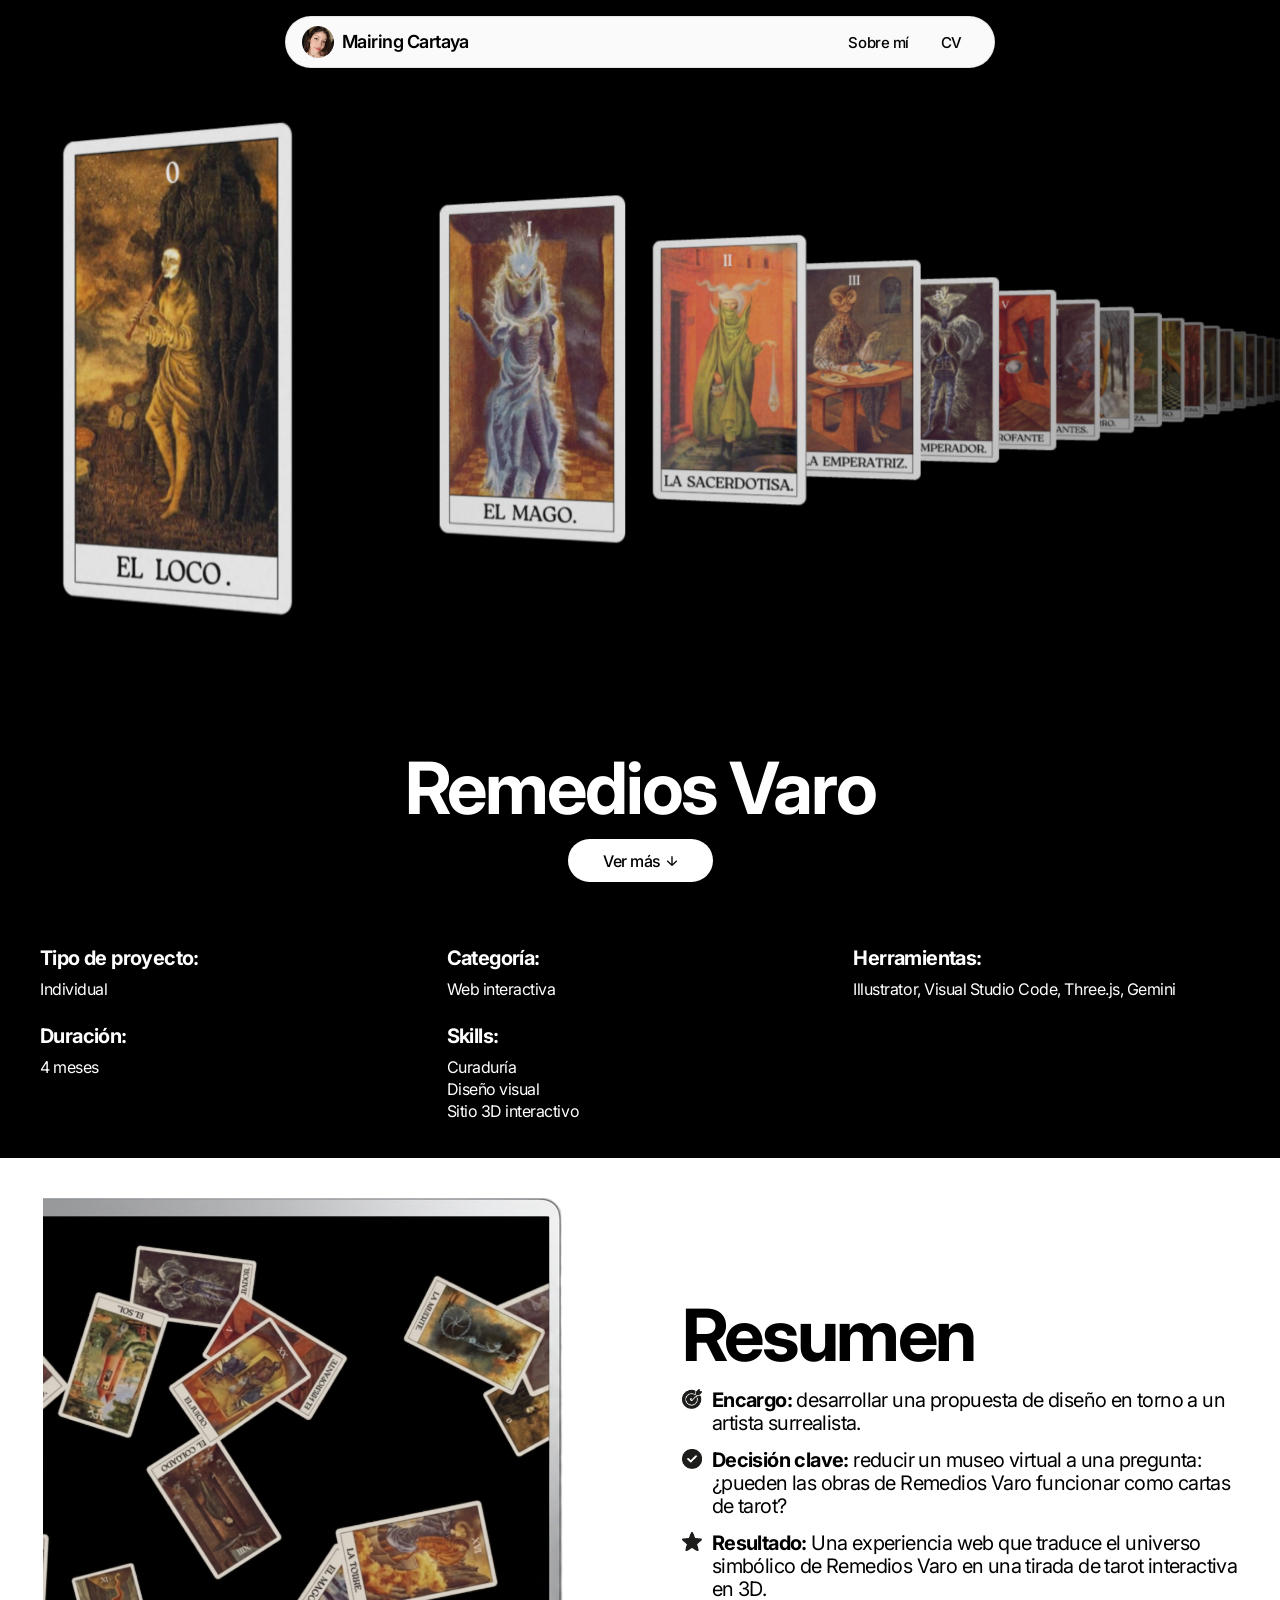
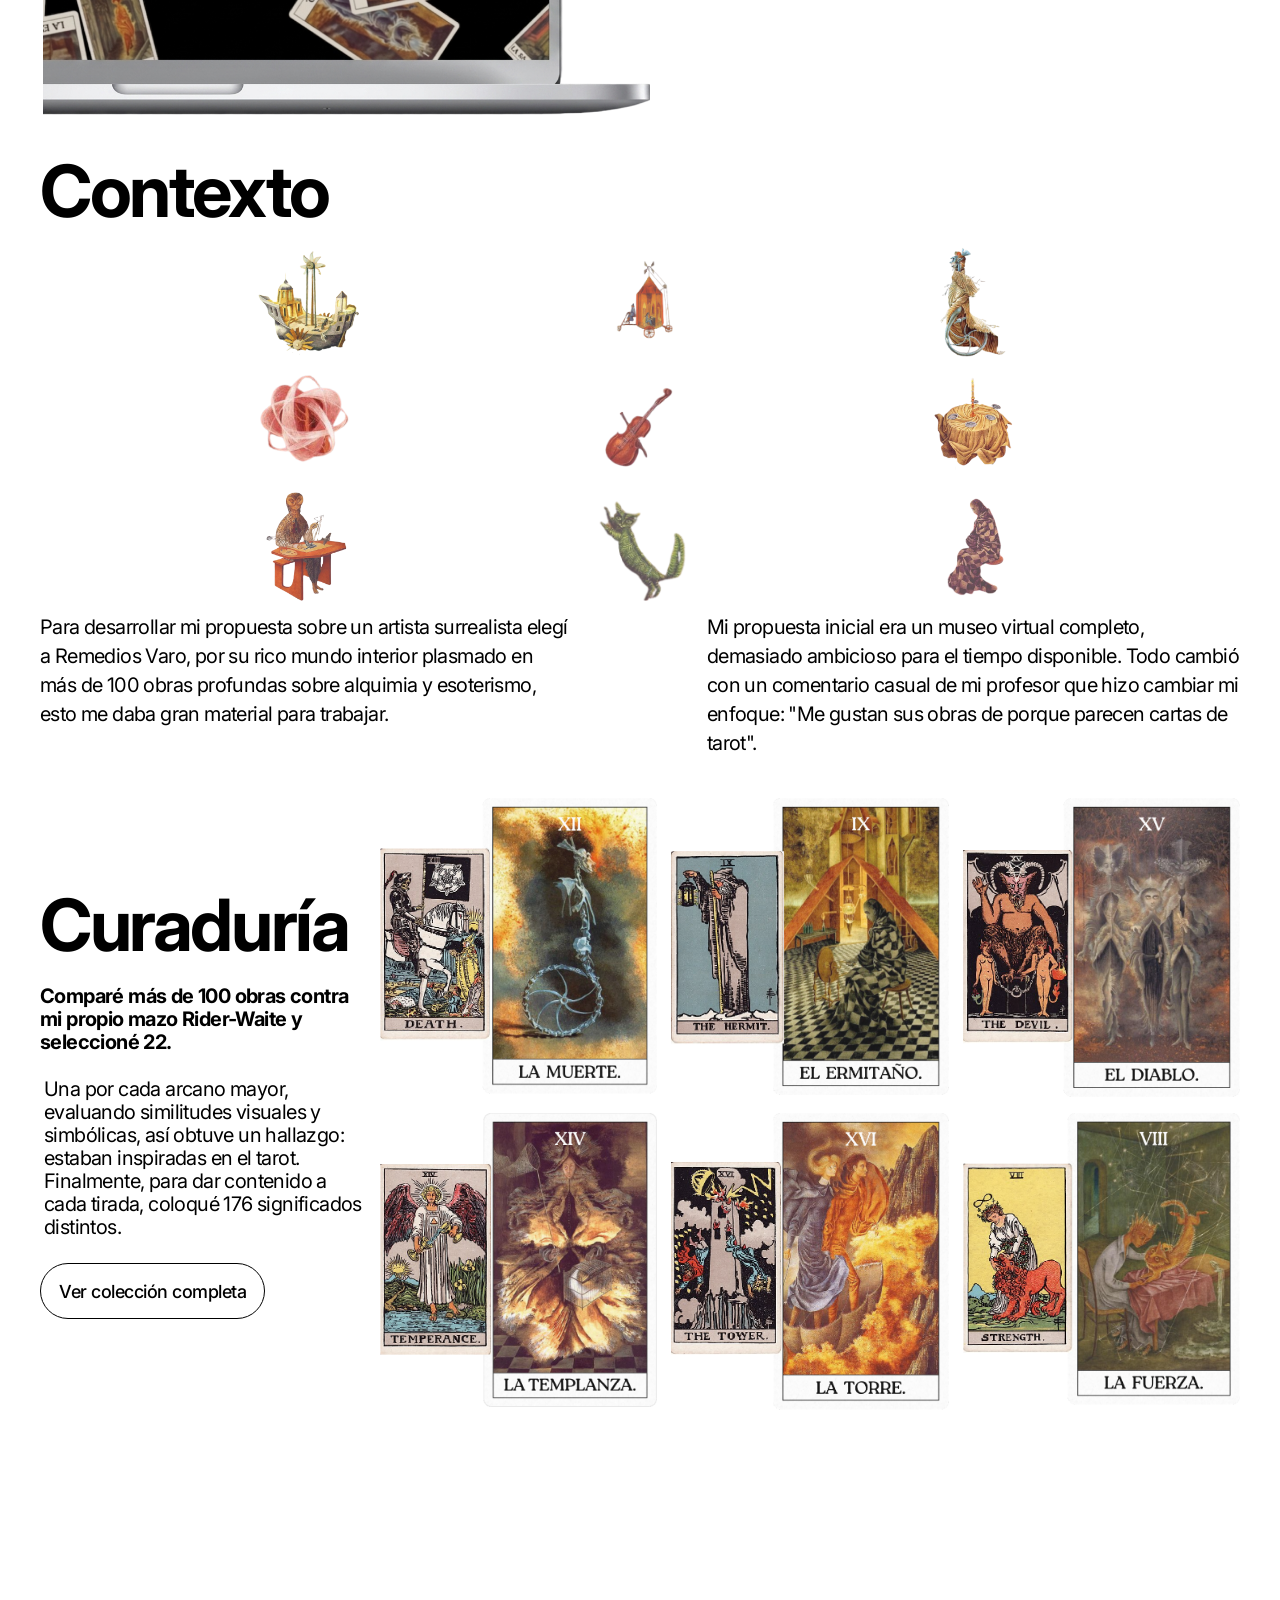
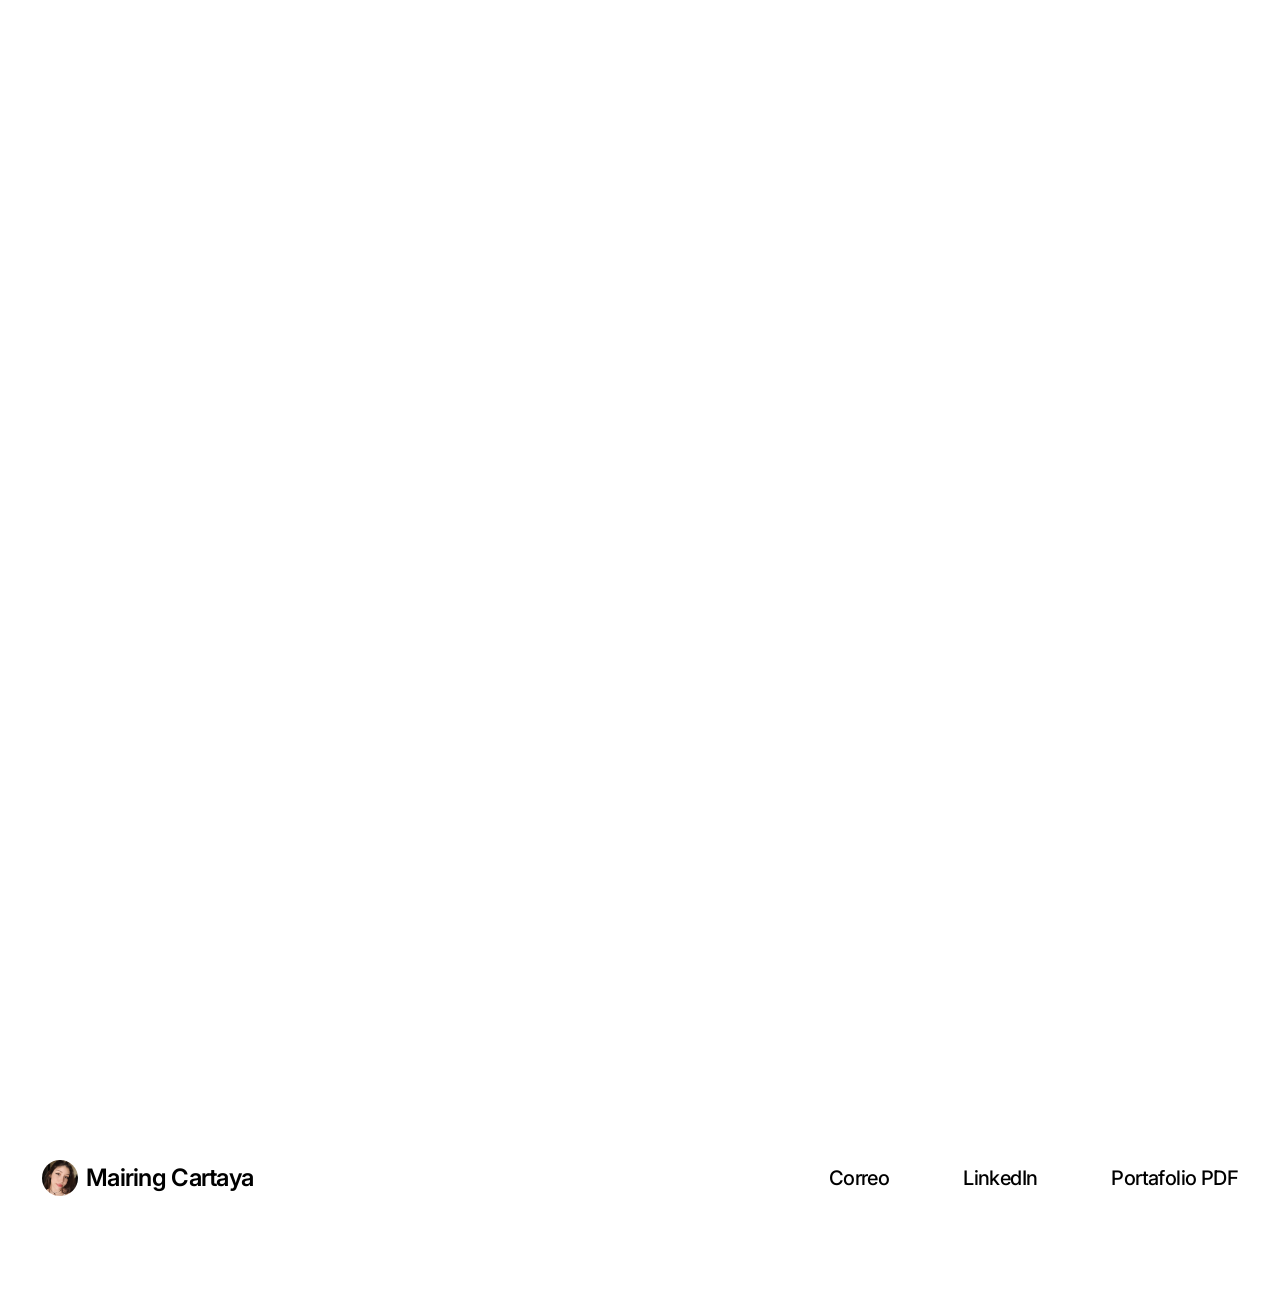
<file: remediosvaro.html>
<!DOCTYPE html>
<html lang="es">
  <head>
    <meta charset="UTF-8" />
    <meta name="viewport" content="width=device-width, initial-scale=1" />
    <title>Remedios Varo — Mairing Cartaya</title>
    <link rel="preconnect" href="https://fonts.googleapis.com" />
    <link rel="preconnect" href="https://fonts.gstatic.com" crossorigin />
    <link
      href="https://fonts.googleapis.com/css2?family=Inter:wght@400;500;600;700&display=swap"
      rel="stylesheet"
    />
    <link rel="stylesheet" href="assets/css/nav.css" />
    <link rel="stylesheet" href="assets/css/remediosvaro.css?v=t3" />
    <link rel="stylesheet" href="assets/css/footer.css" />
    <link rel="stylesheet" href="assets/css/interactions.css" />
  </head>
  <body>
    <div class="nav-bar" data-nav-bar>
      <header class="nav" data-nav>
        <a class="brand" href="index.html">
          <div class="avatar">
            <img src="assets/home/avatar.png" alt="Mairing Cartaya" />
          </div>
          <span class="brand__name">Mairing Cartaya</span>
        </a>
        <nav class="nav__links" id="site-nav-links">
          <a href="aboutme.html">Sobre mí</a>
          <a
            href="https://drive.google.com/file/d/1RkU3glULbgyG2rh3CZnER4O4JSRLOr63/view?usp=sharing"
            target="_blank"
            rel="noopener noreferrer"
            >CV</a
          >
        </nav>
        <button
          class="nav__toggle"
          type="button"
          aria-controls="site-nav-links"
          aria-expanded="false"
          aria-label="Abrir menú"
        >
          <span class="nav__toggle-bars" aria-hidden="true">
            <span></span>
            <span></span>
            <span></span>
          </span>
        </button>
      </header>
    </div>

    <div class="canvas">
      <section class="hero">
        <div class="hero__art">
          <img
            src="assets/remediosvaro/hero.png"
            alt=""
            width="1440"
            height="722"
          />
        </div>
        <h1 class="hero__title">Remedios Varo</h1>
        <a class="hero__cta" href="#meta">
          Ver más
          <img src="assets/remediosvaro/arrow.svg" alt="" width="10" height="10" />
        </a>
      </section>

      <section class="meta" id="meta">
        <div class="meta__item">
          <h3>Tipo de proyecto:</h3>
          <p>Individual</p>
        </div>
        <div class="meta__item">
          <h3>Categoría:</h3>
          <p>Web interactiva</p>
        </div>
        <div class="meta__item">
          <h3>Herramientas:</h3>
          <p>Illustrator, Visual Studio Code, Three.js, Gemini</p>
        </div>
        <div class="meta__item">
          <h3>Duración:</h3>
          <p>4 meses</p>
        </div>
        <div class="meta__item">
          <h3>Skills:</h3>
          <p>Curaduría<br />Diseño visual<br />Sitio 3D interactivo</p>
        </div>
      </section>

      <section class="resumen" id="resumen">
        <div class="resumen__media">
          <img
            src="assets/remediosvaro/resumen.png"
            alt="Laptop con cartas de tarot de Remedios Varo"
            width="1272"
            height="1127"
          />
        </div>
        <div class="resumen__copy">
          <h2>Resumen</h2>
          <div class="resumen__row resumen__row--encargo">
            <img src="assets/remediosvaro/icon-encargo.png" alt="" width="20" height="20" />
            <p>
              <strong>Encargo:</strong> desarrollar una propuesta de diseño en
              torno a un artista surrealista.
            </p>
          </div>
          <div class="resumen__row resumen__row--decision">
            <img src="assets/remediosvaro/icon-decision.png" alt="" width="20" height="20" />
            <p>
              <strong>Decisión clave:</strong> reducir un museo virtual a una
              pregunta: ¿pueden las obras de Remedios Varo funcionar como cartas
              de tarot?
            </p>
          </div>
          <div class="resumen__row resumen__row--resultado">
            <img
              src="assets/remediosvaro/icon-resultado.png"
              alt=""
              width="20"
              height="19"
            />
            <p>
              <strong>Resultado:</strong> Una experiencia web que traduce el
              universo simbólico de Remedios Varo en una tirada de tarot
              interactiva en 3D.
            </p>
          </div>
        </div>
      </section>

      <section class="contexto">
        <h2>Contexto</h2>
        <div class="contexto__icon contexto__icon--c1a">
          <img src="assets/remediosvaro/ctx-col1-1.png" alt="" width="100" height="99" />
        </div>
        <div class="contexto__icon contexto__icon--c1b">
          <img src="assets/remediosvaro/ctx-col1-2.png" alt="" width="74" height="68" />
        </div>
        <div class="contexto__icon contexto__icon--c1c">
          <img src="assets/remediosvaro/ctx-col1-3.png" alt="" width="75" height="101" />
        </div>
        <p class="contexto__text contexto__text--left">
          Para desarrollar mi propuesta sobre un artista surrealista elegí a
          Remedios Varo, por su rico mundo interior plasmado en más de 100 obras
          profundas sobre alquimia y esoterismo, esto me daba gran material para
          trabajar.
        </p>
        <div class="contexto__icon contexto__icon--m1">
          <img src="assets/remediosvaro/ctx-mid-1.png" alt="" width="107" height="141" />
        </div>
        <div class="contexto__icon contexto__icon--m2">
          <img src="assets/remediosvaro/ctx-mid-2.png" alt="" width="83" height="103" />
        </div>
        <div class="contexto__icon contexto__icon--m3">
          <img src="assets/remediosvaro/ctx-mid-3.png" alt="" width="76" height="90" />
        </div>
        <p class="contexto__text contexto__text--right">
          Mi propuesta inicial era un museo virtual completo, demasiado
          ambicioso para el tiempo disponible. Todo cambió con un comentario
          casual de mi profesor que hizo cambiar mi enfoque: "Me gustan sus
          obras de porque parecen cartas de tarot".
        </p>
        <div class="contexto__icon contexto__icon--c3a">
          <img src="assets/remediosvaro/ctx-col3-1.png" alt="" width="59" height="98" />
        </div>
        <div class="contexto__icon contexto__icon--c3b">
          <img src="assets/remediosvaro/ctx-col3-2.png" alt="" width="94" height="103" />
        </div>
        <div class="contexto__icon contexto__icon--c3c">
          <img src="assets/remediosvaro/ctx-col3-3.png" alt="" width="63" height="104" />
        </div>
      </section>

      <section class="curaduria">
        <div class="curaduria__copy">
          <h2>Curaduría</h2>
          <p class="curaduria__lead">
            Comparé más de 100 obras contra mi propio mazo Rider-Waite y
            seleccioné 22.
          </p>
          <p class="curaduria__body">
            Una por cada arcano mayor, evaluando similitudes visuales y
            simbólicas, así obtuve un hallazgo: estaban inspiradas en el tarot.
            Finalmente, para dar contenido a cada tirada, coloqué 176
            significados distintos.
          </p>
          <a
            class="curaduria__btn"
            href="https://drive.google.com/file/d/1GEcuC3seozgEBKAwg3WNUPA_vVnUTMg1/view?usp=sharing"
            target="_blank"
            rel="noopener noreferrer"
            >Ver colección completa</a
          >
        </div>
        <img
          class="curaduria__card curaduria__card--1"
          src="assets/remediosvaro/cura-1.png"
          alt="Carta El Loco"
          width="225"
          height="240"
        />
        <img
          class="curaduria__card curaduria__card--2"
          src="assets/remediosvaro/cura-2.png"
          alt="Carta El Mago"
          width="225"
          height="241"
        />
        <img
          class="curaduria__card curaduria__card--3"
          src="assets/remediosvaro/cura-3.png"
          alt="Carta El Ermitaño"
          width="223"
          height="239"
        />
        <img
          class="curaduria__card curaduria__card--4"
          src="assets/remediosvaro/cura-4.png"
          alt="Carta El Diablo"
          width="226"
          height="240"
        />
        <img
          class="curaduria__card curaduria__card--5"
          src="assets/remediosvaro/cura-5.png"
          alt="Carta La Torre"
          width="224"
          height="241"
        />
        <img
          class="curaduria__card curaduria__card--6"
          src="assets/remediosvaro/cura-6.png"
          alt="Carta El Mundo"
          width="227"
          height="239"
        />
      </section>

      <section class="diseno">
        <div class="diseno__art">
          <img
            class="diseno__card"
            src="assets/remediosvaro/diseno-card.png"
            alt="Carta El Mundo"
            width="245"
            height="432"
          />
          <img
            class="diseno__brand"
            src="assets/remediosvaro/diseno-brand.png"
            alt="Identidad visual: paleta, tipografías y carta El Mundo"
            width="710"
            height="596"
          />
        </div>
        <div class="diseno__copy">
          <h2>Diseño</h2>
          <p class="diseno__lead">
            Con la prioridad de que su arte sea el protagonista, diseñé la
            identidad visual de la web
          </p>
          <p class="diseno__body">
            y las cartas del mazo, manteniendo una atmósfera etérea y esotérica.
            Esto incluyó redactar los significados de las tiradas y pasar las
            cartas a formato 3D para lograr una experiencia inmersiva y
            contemplativa.
          </p>
        </div>
      </section>

      <section class="cta">
        <img
          class="cta__bg"
          src="assets/remediosvaro/cta.png"
          alt=""
          width="1196"
          height="673"
        />
        <a
          class="cta__btn"
          href="https://mairingcartaya.github.io/remediosvaro/"
          target="_blank"
          rel="noopener noreferrer"
          >Vivir experiencia</a
        >
      </section>

      <footer class="footer">
        <div class="brand">
          <div class="avatar">
            <img src="assets/home/avatar.png" alt="Mairing Cartaya" width="38" height="67" />
          </div>
          <span class="brand__name">Mairing Cartaya</span>
        </div>
        <div class="footer__meta">
          <nav class="footer__links">
            <a href="mailto:mairingcartaya@gmail.com">Correo</a>
            <a
              href="https://www.linkedin.com/in/mairingcartaya"
              target="_blank"
              rel="noopener noreferrer"
              >LinkedIn</a
            >
            <a
              href="https://drive.google.com/file/d/1s6m0h0pcNCh3qWUvDZNTcPQAH2hjETt2/view?usp=sharing"
              target="_blank"
              rel="noopener noreferrer"
              >Portafolio PDF</a
            >
          </nav>
        </div>
      </footer>
    </div>
    <script src="assets/js/nav.js"></script>
    <script src="assets/js/interactions.js"></script>
  </body>
</html>
</file>
<file: assets/css/nav.css>
/* Shared site navbar — used by all pages */

.nav-bar {
  position: fixed;
  top: 0;
  left: 0;
  right: 0;
  z-index: 1000;
  display: flex;
  justify-content: center;
  padding: 16px 12px 0;
  pointer-events: none;
  transition: transform 0.28s ease, opacity 0.28s ease;
  will-change: transform;
}

.nav-bar.is-hidden {
  transform: translateY(calc(-100% - 8px));
  opacity: 0;
  pointer-events: none;
}

.nav-bar.is-hidden .nav {
  pointer-events: none;
}

.nav {
  pointer-events: auto;
  position: relative;
  z-index: 20;
  width: min(100%, 710px);
  height: 52px;
  min-height: 52px;
  max-height: 52px;
  display: flex;
  align-items: center;
  justify-content: space-between;
  gap: 12px;
  padding: 0 18px 0 16px;
  border-radius: 100px;
  background: rgba(255, 255, 255, 0.98);
  border: 1px solid rgba(0, 0, 0, 0.08);
  box-shadow: 0 4px 24px rgba(0, 0, 0, 0.12);
  backdrop-filter: blur(20px);
  -webkit-backdrop-filter: blur(20px);
  box-sizing: border-box;
  overflow: visible;
  color: #000;
}

.nav .brand {
  display: flex;
  align-items: center;
  gap: 8px;
  min-width: 0;
  text-decoration: none;
  color: inherit;
  flex-shrink: 1;
}

.nav .brand__name {
  font-size: 18px;
  font-weight: 600;
  letter-spacing: -0.54px;
  line-height: 1.2;
  white-space: nowrap;
  overflow: hidden;
  text-overflow: ellipsis;
}

.nav .avatar {
  width: 32px;
  height: 32px;
  border-radius: 50%;
  overflow: hidden;
  flex-shrink: 0;
  background: #f2f2f2;
}

.nav .avatar img {
  width: 33.595px;
  height: 59.693px;
  margin-top: -3.31px;
  display: block;
  max-width: none;
}

.nav__links {
  display: flex;
  align-items: center;
  gap: 4px;
  height: 100%;
  margin: 0;
  padding: 0;
}

.nav__links a {
  display: flex;
  align-items: center;
  justify-content: center;
  height: 36px;
  padding: 0 14px;
  border-radius: 100px;
  font-size: 15px;
  font-weight: 500;
  letter-spacing: -0.45px;
  text-align: center;
  text-decoration: none;
  color: inherit;
  transition: background-color 0.18s ease, color 0.18s ease;
  white-space: nowrap;
}

.nav__links a:hover {
  background: rgba(0, 0, 0, 0.05);
}

.nav__links a:focus-visible {
  outline: 2px solid #000;
  outline-offset: 2px;
}

.nav__toggle {
  display: none;
  width: 40px;
  height: 40px;
  padding: 0;
  margin: 0;
  border: 0;
  border-radius: 50%;
  background: transparent;
  cursor: pointer;
  flex-shrink: 0;
  align-items: center;
  justify-content: center;
  position: relative;
  color: #000;
  -webkit-tap-highlight-color: transparent;
  appearance: none;
}

.nav__toggle:focus-visible {
  outline: 2px solid #000;
  outline-offset: 2px;
}

.nav__toggle-bars {
  display: block;
  width: 18px;
  height: 14px;
  position: relative;
}

.nav__toggle-bars span {
  position: absolute;
  left: 0;
  width: 18px;
  height: 2px;
  background: #000;
  border-radius: 1px;
  transition: transform 0.22s ease, opacity 0.18s ease, top 0.22s ease;
}

.nav__toggle-bars span:nth-child(1) {
  top: 0;
}

.nav__toggle-bars span:nth-child(2) {
  top: 6px;
}

.nav__toggle-bars span:nth-child(3) {
  top: 12px;
}

.nav.is-open .nav__toggle-bars span:nth-child(1) {
  top: 6px;
  transform: rotate(45deg);
}

.nav.is-open .nav__toggle-bars span:nth-child(2) {
  opacity: 0;
}

.nav.is-open .nav__toggle-bars span:nth-child(3) {
  top: 6px;
  transform: rotate(-45deg);
}

/* Phone: hamburger + vertical panel */
@media (max-width: 640px) {
  .nav-bar {
    padding: 12px 12px 0;
  }

  .nav {
    width: min(100%, 420px);
    padding: 0 10px 0 14px;
  }

  .nav .brand__name {
    font-size: 16px;
  }

  .nav__toggle {
    display: inline-flex;
  }

  .nav__links {
    position: absolute;
    top: calc(100% + 10px);
    right: 0;
    left: auto;
    z-index: 30;
    width: min(220px, calc(100vw - 32px));
    height: auto;
    flex-direction: column;
    align-items: stretch;
    gap: 4px;
    padding: 8px;
    border-radius: 18px;
    background: rgba(255, 255, 255, 0.98);
    border: 1px solid rgba(0, 0, 0, 0.06);
    box-shadow: 0 12px 40px rgba(0, 0, 0, 0.14);
    backdrop-filter: blur(16px);
    -webkit-backdrop-filter: blur(16px);
    opacity: 0;
    visibility: hidden;
    transform: translateY(-6px) scale(0.98);
    transform-origin: top right;
    transition: opacity 0.2s ease, transform 0.2s ease, visibility 0.2s ease;
    pointer-events: none;
  }

  .nav.is-open .nav__links {
    opacity: 1;
    visibility: visible;
    transform: translateY(0) scale(1);
    pointer-events: auto;
  }

  .nav__links a {
    width: 100%;
    height: 44px;
    justify-content: flex-start;
    padding: 0 14px;
    border-radius: 12px;
    font-size: 15px;
  }

  .nav__links a:hover {
    background: rgba(0, 0, 0, 0.05);
  }
}

@media (prefers-reduced-motion: reduce) {
  .nav-bar,
  .nav__links,
  .nav__toggle-bars span,
  .nav__links a {
    transition: none;
  }
}
</file>
<file: assets/css/footer.css>
/* Shared site footer — used by all pages */

.footer {
  width: min(calc(100% - 48px), 1196px);
  margin-left: auto;
  margin-right: auto;
  display: flex;
  align-items: center;
  justify-content: space-between;
  gap: 32px;
  box-sizing: border-box;
}

.page > .footer,
.canvas > .footer {
  margin-top: 150px;
}

.footer .brand {
  display: flex;
  align-items: center;
  gap: 8px;
}

.footer .brand__name {
  font-size: 24px;
  font-weight: 600;
  letter-spacing: -0.72px;
  line-height: 1.3;
}

.footer .avatar {
  width: 36px;
  height: 36px;
  border-radius: 50%;
  overflow: hidden;
  flex-shrink: 0;
}

.footer .avatar img {
  width: 37.795px;
  height: 67.155px;
  margin-top: -3.72px;
  display: block;
  max-width: none;
}

.footer__meta {
  display: flex;
  align-items: center;
  gap: 64px;
}

.footer__social {
  display: flex;
  align-items: center;
  gap: 16px;
}

.footer__social a {
  width: 24px;
  height: 24px;
  display: block;
  overflow: hidden;
}

.footer__social img {
  width: 24px;
  height: 24px;
  display: block;
  object-fit: cover;
}

.footer__links {
  display: flex;
  align-items: center;
  gap: 74px;
}

.footer__links a {
  font-size: 20px;
  font-weight: 500;
  letter-spacing: -0.6px;
  line-height: 24px;
  color: inherit;
  text-decoration: none;
}

/* Desktop artboard: keep absolute placement; page CSS offsets top for the 150px gap */
@media (min-width: 1440px) {
  .canvas > .footer {
    margin-top: 0;
  }
}

/* Flow layouts below artboard width */
@media (max-width: 1439px) {
  .canvas > .footer {
    position: relative;
    left: auto;
    top: auto;
    width: min(calc(100% - 48px), 1196px);
    margin-top: 150px;
    margin-left: auto;
    margin-right: auto;
  }
}

@media (max-width: 900px) {
  .footer {
    flex-direction: column;
    align-items: center;
    justify-content: center;
    text-align: center;
    gap: 28px;
    width: min(calc(100% - 40px), 710px);
  }

  .footer .brand {
    justify-content: center;
  }

  .footer__meta {
    flex-direction: column;
    align-items: center;
    justify-content: center;
    gap: 24px;
    width: 100%;
  }

  .footer__social {
    justify-content: center;
  }

  .footer__links {
    flex-direction: column;
    align-items: center;
    justify-content: center;
    gap: 18px;
  }
}

@media (max-width: 640px) {
  .footer {
    width: calc(100% - 32px);
    margin-top: 150px;
    flex-direction: column;
    align-items: center;
    justify-content: center;
    text-align: center;
    gap: 28px;
  }

  .footer .brand {
    justify-content: center;
  }

  .footer .brand__name {
    font-size: 20px;
  }

  .footer__meta {
    flex-direction: column;
    align-items: center;
    justify-content: center;
    gap: 24px;
    width: 100%;
  }

  .footer__social {
    justify-content: center;
  }

  .footer__links {
    flex-direction: column;
    align-items: center;
    justify-content: center;
    gap: 18px;
  }

  .footer__links a {
    font-size: 16px;
  }
}
</file>
<file: assets/css/interactions.css>
/* Shared micro-interactions — do not alter layout/structure */

/* ----- Custom inverted circle cursor ----- */
@media (hover: hover) and (pointer: fine) {
  body.has-custom-cursor,
  body.has-custom-cursor * {
    cursor: none !important;
  }

  .cursor-dot {
    position: fixed;
    top: 0;
    left: 0;
    width: 14px;
    height: 14px;
    margin: 0;
    border-radius: 50%;
    background: #fff;
    mix-blend-mode: difference;
    pointer-events: none;
    /* Above loader (200000) so it stays visible during load */
    z-index: 200010;
    transform: translate(-50%, -50%);
    transition: width 0.22s ease, height 0.22s ease, opacity 0.2s ease;
    opacity: 0;
    will-change: transform, width, height;
  }

  body.has-custom-cursor .cursor-dot.is-on {
    opacity: 1;
  }

  body.has-custom-cursor .cursor-dot.is-hover {
    width: 28px;
    height: 28px;
  }

  body.has-custom-cursor .cursor-dot.is-down {
    width: 10px;
    height: 10px;
  }

  /* Loader is an opaque white veil — difference-blend would hide the dot */
  body.is-loading,
  body.is-loading *,
  body:has([data-loader]),
  body:has([data-loader]) *,
  .loader,
  .loader * {
    cursor: none !important;
  }

  body.is-loading .cursor-dot,
  body:has([data-loader]) .cursor-dot {
    mix-blend-mode: normal;
    background: #000;
    opacity: 1;
    z-index: 200020;
  }
}

/* ----- Top scroll glass (short + ultra soft dissolve) ----- */
.scroll-glass {
  position: fixed;
  top: 0;
  left: 0;
  right: 0;
  height: 96px;
  z-index: 990;
  pointer-events: none;
  opacity: 0;
  background: linear-gradient(
    to bottom,
    rgba(255, 255, 255, 0.42) 0%,
    rgba(255, 255, 255, 0.18) 35%,
    rgba(255, 255, 255, 0.06) 65%,
    rgba(255, 255, 255, 0) 100%
  );
  backdrop-filter: blur(10px) saturate(1.1);
  -webkit-backdrop-filter: blur(10px) saturate(1.1);
  /* Mask starts fading immediately so no hard rectangle */
  -webkit-mask-image: linear-gradient(
    to bottom,
    rgba(0, 0, 0, 0.9) 0%,
    rgba(0, 0, 0, 0.55) 28%,
    rgba(0, 0, 0, 0.22) 55%,
    rgba(0, 0, 0, 0.06) 78%,
    transparent 100%
  );
  mask-image: linear-gradient(
    to bottom,
    rgba(0, 0, 0, 0.9) 0%,
    rgba(0, 0, 0, 0.55) 28%,
    rgba(0, 0, 0, 0.22) 55%,
    rgba(0, 0, 0, 0.06) 78%,
    transparent 100%
  );
  transition: opacity 0.5s ease;
}

.scroll-glass.is-on {
  opacity: 1;
}

@media (prefers-reduced-motion: no-preference) {
  .btn,
  .hero__cta,
  .cta__btn,
  .research__btn,
  .curaduria__btn,
  a.btn {
    transition: translate 0.22s ease, transform 0.22s ease,
      background-color 0.22s ease, color 0.22s ease, box-shadow 0.22s ease,
      border-color 0.22s ease;
  }

  /* Use `translate` so it composes with centering transforms (e.g. Ver más) */
  .btn:hover,
  .hero__cta:hover,
  .cta__btn:hover,
  .research__btn:hover,
  .curaduria__btn:hover {
    translate: 0 -2px;
  }

  .btn:active,
  .hero__cta:active,
  .cta__btn:active,
  .research__btn:active,
  .curaduria__btn:active {
    translate: 0 0;
  }

  /* Keep half-overlap centering; only lift slightly */
  .funciona__btn {
    transition: transform 0.22s ease, background-color 0.22s ease,
      color 0.22s ease, box-shadow 0.22s ease, border-color 0.22s ease;
  }

  .funciona__btn:hover {
    transform: translate(-50%, calc(50% - 3px));
  }

  .funciona__btn:active {
    transform: translate(-50%, 50%);
  }

  .card {
    transition: box-shadow 0.35s ease, transform 0.35s ease;
  }

  .card--light:hover {
    box-shadow: -4px 10px 36px rgba(0, 0, 0, 0.18);
  }

  .projects .card__media img {
    transition: transform 0.7s cubic-bezier(0.22, 1, 0.36, 1);
  }

  .projects .card:hover .card__media img {
    transform: scale(1.035);
  }

  .footer__links a,
  .nav .brand {
    transition: opacity 0.2s ease, transform 0.2s ease;
  }

  .footer__links a:hover {
    opacity: 0.55;
  }

  .nav .brand:hover {
    opacity: 0.75;
  }

  /* Scroll reveal */
  [data-reveal] {
    opacity: 0;
    transform: translateY(24px);
    transition: opacity 0.75s cubic-bezier(0.22, 1, 0.36, 1),
      transform 0.75s cubic-bezier(0.22, 1, 0.36, 1);
    transition-delay: var(--reveal-delay, 0ms);
  }

  [data-reveal].is-inview {
    opacity: 1;
    transform: none;
  }

  /* Case-study media hover */
  .resumen__media,
  .research__map,
  .funciona__browser,
  .diseno__card,
  .concepto__item,
  .diseno__shot,
  .solucion__photo,
  .wireframe__art,
  .hifi__art,
  .cta__monitor,
  .mercado__house,
  .plan__phone {
    transition: transform 0.55s cubic-bezier(0.22, 1, 0.36, 1);
  }

  .resumen__media:hover,
  .research__map:hover,
  .funciona__browser:hover,
  .concepto__item:hover,
  .diseno__shot:hover,
  .solucion__photo:hover,
  .wireframe__art:hover,
  .hifi__art:hover,
  .cta__monitor:hover,
  .mercado__house:hover,
  .plan__phone:hover {
    transform: scale(1.02);
  }

  /* Scale the image, not .ds__art — it uses translateX(-50%) for centering */
  .ds__art img {
    transition: transform 0.55s cubic-bezier(0.22, 1, 0.36, 1);
  }

  .ds__art:hover img {
    transform: scale(1.02);
  }

  img.diseno__card {
    transition: transform 0.55s cubic-bezier(0.22, 1, 0.36, 1),
      filter 0.4s ease;
  }

  img.diseno__card:hover {
    transform: scale(1.02);
    filter: saturate(1.08);
  }

  /* Soft parallax host for case-study heroes */
  .hero[data-parallax] .hero__art img {
    transition: transform 0.45s ease-out;
    will-change: transform;
  }

  /* Spoiler idle hint */
  .spoiler:not(.is-open) .spoiler__chevron {
    animation: spoiler-nudge 2.4s ease-in-out infinite;
  }

  @keyframes spoiler-nudge {
    0%,
    100% {
      transform: translateY(0);
    }
    50% {
      transform: translateY(3px);
    }
  }

  .spoiler.is-open .spoiler__chevron {
    animation: none;
  }
}

@media (prefers-reduced-motion: reduce) {
  [data-reveal] {
    opacity: 1;
    transform: none;
  }

  .spoiler:not(.is-open) .spoiler__chevron {
    animation: none;
  }

  .scroll-glass {
    transition: none;
  }
}

/* Horse — cursor paints darker X’s (no special cursor) */
.hero__horse {
  pointer-events: auto;
}

.hero__horse-base,
.hero__horse-ink,
.hero__horse-shine {
  display: block;
  width: 100%;
  height: 100%;
  object-fit: contain;
}

.hero__horse-ink,
.hero__horse-shine {
  position: absolute;
  inset: 0;
  pointer-events: none;
}

.hero__horse-ink {
  filter: brightness(0.42);
  opacity: 0;
  transition: opacity 0.25s ease;
  -webkit-mask-image: radial-gradient(
    circle var(--horse-r, 48px) at var(--horse-x, 50%) var(--horse-y, 50%),
    #000 0%,
    #000 35%,
    transparent 72%
  );
  mask-image: radial-gradient(
    circle var(--horse-r, 48px) at var(--horse-x, 50%) var(--horse-y, 50%),
    #000 0%,
    #000 35%,
    transparent 72%
  );
  -webkit-mask-repeat: no-repeat;
  mask-repeat: no-repeat;
}

.hero__horse.is-painting .hero__horse-ink {
  opacity: 1;
}

/* Idle shine wave — same language as loader, gentle cadence */
.hero__horse-shine {
  filter: brightness(0.45);
  opacity: 0;
  -webkit-mask-image: linear-gradient(
    90deg,
    transparent 0%,
    #000 35%,
    #000 65%,
    transparent 100%
  );
  mask-image: linear-gradient(
    90deg,
    transparent 0%,
    #000 35%,
    #000 65%,
    transparent 100%
  );
  -webkit-mask-size: 55% 100%;
  mask-size: 55% 100%;
  -webkit-mask-repeat: no-repeat;
  mask-repeat: no-repeat;
  -webkit-mask-position: -60% 0;
  mask-position: -60% 0;
  animation: horse-idle-shine 6.5s cubic-bezier(0.4, 0, 0.2, 1) infinite;
  animation-delay: 1.6s;
}

.hero__horse.is-painting .hero__horse-shine,
.hero__horse.is-awaiting-loader .hero__horse-shine {
  animation: none;
  opacity: 0;
}

@keyframes horse-idle-shine {
  0%,
  8% {
    opacity: 0;
    -webkit-mask-position: -60% 0;
    mask-position: -60% 0;
  }
  12% {
    opacity: 1;
  }
  22% {
    opacity: 1;
  }
  28%,
  100% {
    opacity: 0;
    -webkit-mask-position: 160% 0;
    mask-position: 160% 0;
  }
}

@media (prefers-reduced-motion: reduce) {
  .hero__horse-shine {
    animation: none !important;
    opacity: 0 !important;
  }
}

/* ----- Back to top (case studies) ----- */
.back-top {
  position: fixed;
  right: clamp(16px, 3vw, 28px);
  bottom: clamp(16px, 3vw, 28px);
  left: auto;
  z-index: 980;
  width: 56px;
  height: 56px;
  padding: 0;
  border: none;
  border-radius: 50%;
  background: #000;
  color: #fff;
  display: grid;
  place-items: center;
  box-shadow: -2px 4px 18px rgba(0, 0, 0, 0.18);
  opacity: 0;
  visibility: hidden;
  pointer-events: none;
  transform: translateY(10px);
  transition: opacity 0.35s ease, transform 0.35s ease, visibility 0.35s ease,
    background-color 0.22s ease;
}

@media (min-width: 1440px) {
  .back-top {
    right: 56px;
    bottom: 56px;
  }
}

.back-top.is-visible {
  opacity: 1;
  visibility: visible;
  pointer-events: auto;
  transform: translateY(0);
}

.back-top svg {
  display: block;
  width: 20px;
  height: 20px;
}

.back-top:hover {
  background: #222;
}

.back-top:active {
  background: #111;
  transform: translateY(1px);
}

@media (prefers-reduced-motion: reduce) {
  .back-top {
    transition: opacity 0.2s ease, visibility 0.2s ease;
    transform: none;
  }

  .back-top.is-visible,
  .back-top:active {
    transform: none;
  }
}

@media (hover: none) {
  .hero__horse-ink {
    display: none;
  }

  .cursor-dot,
  .scroll-glass {
    display: none;
  }
}
</file>
<file: assets/css/loader.css>
/* Full-page loader — white, horse center, % bottom-right */

.loader {
  position: fixed;
  inset: 0;
  z-index: 200000;
  display: flex;
  align-items: center;
  justify-content: center;
  background: #fff;
  color: #000;
  overflow: hidden;
  transition: background-color 0.7s ease;
  cursor: none;
}

.loader * {
  cursor: none;
}

.loader.is-morphing {
  background-color: transparent;
  pointer-events: none;
}

.loader.is-exit {
  opacity: 0;
  visibility: hidden;
  filter: blur(28px);
  pointer-events: none;
  transition: opacity 0.7s ease, filter 0.7s ease, visibility 0.7s ease;
}

.loader.is-gone {
  display: none !important;
}

body.is-loading {
  overflow: hidden;
}

.loader__horse {
  position: relative;
  width: min(62vw, 640px);
  aspect-ratio: 387 / 262;
  transform-origin: center center;
  will-change: transform;
  z-index: 2;
}

.loader.is-morphing .loader__horse {
  transition: transform 1.05s cubic-bezier(0.22, 1, 0.36, 1);
}

.loader__horse-base,
.loader__horse-ink {
  display: block;
  width: 100%;
  height: 100%;
  object-fit: contain;
}

.loader__horse-ink {
  position: absolute;
  inset: 0;
  filter: brightness(0.4);
  opacity: 0;
  pointer-events: none;
  -webkit-mask-image: linear-gradient(
    90deg,
    transparent 0%,
    #000 35%,
    #000 65%,
    transparent 100%
  );
  mask-image: linear-gradient(
    90deg,
    transparent 0%,
    #000 35%,
    #000 65%,
    transparent 100%
  );
  -webkit-mask-size: 55% 100%;
  mask-size: 55% 100%;
  -webkit-mask-repeat: no-repeat;
  mask-repeat: no-repeat;
  -webkit-mask-position: -60% 0;
  mask-position: -60% 0;
}

.loader.is-waving .loader__horse-ink {
  animation: loader-horse-wave 1.7s cubic-bezier(0.4, 0, 0.2, 1) 1 forwards;
}

@keyframes loader-horse-wave {
  0% {
    opacity: 0;
    -webkit-mask-position: -60% 0;
    mask-position: -60% 0;
  }
  12% {
    opacity: 1;
  }
  88% {
    opacity: 1;
  }
  100% {
    opacity: 0;
    -webkit-mask-position: 160% 0;
    mask-position: 160% 0;
  }
}

.loader__pct {
  position: absolute;
  right: clamp(20px, 4vw, 48px);
  bottom: clamp(16px, 3vw, 36px);
  font-family: Inter, sans-serif;
  font-size: clamp(64px, 12vw, 120px);
  font-weight: 700;
  letter-spacing: -0.04em;
  line-height: 0.9;
  color: #000;
  user-select: none;
  pointer-events: none;
  transition: opacity 0.35s ease, transform 0.45s ease, filter 0.45s ease;
}

.loader.is-morphing .loader__pct {
  opacity: 0;
  transform: translateY(12px);
  filter: blur(10px);
}

/* Home horse hidden until morph lands */
.hero__horse.is-awaiting-loader {
  opacity: 0 !important;
}

.hero__horse.is-revealed-from-loader {
  opacity: 1 !important;
  transition: opacity 0.18s ease;
}

@media (prefers-reduced-motion: reduce) {
  .loader.is-waving .loader__horse-ink {
    animation: none;
    opacity: 0;
  }

  .loader.is-morphing .loader__horse {
    transition: none;
  }

  .loader.is-exit {
    filter: none;
    transition: opacity 0.3s ease;
  }
}
</file>
<file: assets/css/algoritmia.css>
:root {
  --black: #000;
  --white: #fff;
  --primary: #0062f5;
  --primary-btn: #0062f4;
  --soft-blue: #e8f1ff;
  --page: 1440px;
  --content: 1196px;
}

* {
  box-sizing: border-box;
  margin: 0;
  padding: 0;
}

html {
  scroll-behavior: smooth;
}

body {
  font-family: Inter, sans-serif;
  background: var(--white);
  color: var(--black);
  min-width: 0;
  overflow-x: hidden;
}

a {
  color: inherit;
  text-decoration: none;
}

img {
  display: block;
  max-width: none;
}

.canvas {
  position: relative;
  width: var(--page);
  min-height: 2800px;
  height: auto;
  margin: 0 auto;
  overflow: visible;
  padding-bottom: 80px;
}

/* Hero — full-bleed */
.hero {
  position: absolute;
  left: 50%;
  top: 0;
  width: 100vw;
  height: 896px;
  transform: translateX(-50%);
  isolation: isolate;
  overflow: hidden;
}

.hero__art {
  position: absolute;
  inset: 0;
  width: 100%;
  height: 100%;
  overflow: hidden;
}

.hero__art img {
  width: 100%;
  height: 100%;
  object-fit: cover;
  object-position: center center;
}

.hero__title {
  position: absolute;
  left: 50%;
  top: 534px;
  width: 406px;
  height: 68px;
  display: flex;
  align-items: center;
  justify-content: center;
  transform: translateX(-50%);
  font-size: 80px;
  font-weight: 700;
  letter-spacing: -2.4px;
  line-height: 1;
  color: var(--white);
  text-align: center;
  text-shadow: 2px 4px 4px rgba(0, 0, 0, 0.7);
}

.hero__cta {
  position: absolute;
  left: 50%;
  top: 627px;
  width: 145px;
  height: 43px;
  display: flex;
  align-items: center;
  justify-content: center;
  gap: 6px;
  transform: translateX(-50%);
  border-radius: 50px;
  background: #fff;
  font-size: 16px;
  font-weight: 500;
  letter-spacing: -0.48px;
  color: #000;
}

.hero__cta img {
  width: 10px;
  height: 10px;
  transform: rotate(90deg);
  filter: brightness(0);
}

/* Meta */
.meta {
  position: absolute;
  left: 0;
  top: 896px;
  width: 1440px;
  height: 194px;
  background: var(--white);
}

.meta__row {
  position: absolute;
  left: 122px;
  top: 50px;
  width: 1196px;
  height: 120px;
}

.meta__item {
  position: absolute;
  top: 0;
}

.meta__item h3 {
  height: 24px;
  font-size: 20px;
  font-weight: 700;
  letter-spacing: -0.6px;
  line-height: 24px;
  margin-bottom: 12px;
}

.meta__item p {
  font-size: 16px;
  font-weight: 400;
  letter-spacing: -0.48px;
  line-height: 22px;
}

.meta__item:nth-child(1) {
  left: 0;
  width: 162px;
}

.meta__item:nth-child(2) {
  left: 272px;
  width: 160px;
}

.meta__item:nth-child(3) {
  left: 494px;
  width: 220px;
}

.meta__item:nth-child(4) {
  left: 803px;
  width: 100px;
}

.meta__item:nth-child(5) {
  left: 1013px;
  width: 187px;
}

/* Resumen — gap meta→resumen = 35px */
.resumen {
  position: absolute;
  left: 122px;
  top: 1125px;
  width: 1196px;
  height: 611px;
}

.resumen__media {
  position: absolute;
  left: 0;
  top: 0;
  width: 612px;
  height: 611px;
}

.resumen__media img {
  width: 612px;
  height: 611px;
  object-fit: contain;
  object-position: left top;
}

.resumen__copy {
  position: absolute;
  left: 680px;
  top: 89px;
  width: 480px;
}

.resumen__copy h2 {
  font-size: 80px;
  font-weight: 700;
  letter-spacing: -2.4px;
  line-height: 97px;
  margin-bottom: 40px;
}

.resumen__row {
  display: flex;
  align-items: flex-start;
  gap: 10px;
  margin-bottom: 28px;
}

.resumen__row img {
  width: 20px;
  height: 20px;
  flex-shrink: 0;
  margin-top: 2px;
}

.resumen__row p {
  font-size: 20px;
  letter-spacing: -0.6px;
  line-height: 23px;
}

.resumen__row strong {
  font-weight: 700;
}

/* Research — gap resumen→research = 200px */
.research {
  position: absolute;
  left: 122px;
  top: 1936px;
  width: 1196px;
  height: 620px;
  overflow: visible;
}

.research__copy {
  position: absolute;
  left: 0;
  top: 0;
  width: 483px;
}

.research__copy h2 {
  font-size: 72px;
  font-weight: 700;
  letter-spacing: -2.16px;
  line-height: 80px;
  color: var(--black);
  margin-bottom: 24px;
}

.research__lead {
  font-size: 20px;
  font-weight: 400;
  letter-spacing: -0.6px;
  line-height: 27px;
  margin-bottom: 28px;
}

.research__lead strong {
  font-weight: 500;
}

.research__prompt {
  font-size: 32px;
  font-weight: 500;
  letter-spacing: -0.96px;
  line-height: 36px;
  width: 416px;
}

.research__visual {
  position: absolute;
  right: 0;
  top: 0;
  width: 690px;
  display: flex;
  flex-direction: column;
  align-items: center;
  gap: 0;
  overflow: visible;
}

.research__map {
  width: 690px;
  height: 530px;
  border-radius: 28px;
  overflow: hidden;
}

.research__map img {
  width: 690px;
  height: 530px;
  object-fit: cover;
  object-position: center center;
  border-radius: 28px;
}

.research__btn {
  width: 384px;
  height: 92px;
  display: flex;
  align-items: center;
  justify-content: center;
  flex-shrink: 0;
  margin-top: -30px;
  position: relative;
  z-index: 2;
  border: 8px solid var(--primary-btn);
  border-radius: 100px;
  background: var(--white);
  font-size: 36px;
  font-weight: 600;
  letter-spacing: -1.08px;
  color: var(--primary-btn);
  box-shadow: 0 10px 28px rgba(0, 50, 140, 0.14);
}

/* Spacer: research visual end (~2528) + 200px gap → spoiler */
.canvas__spacer {
  height: 2728px;
  pointer-events: none;
}

/* Tail — flow stack after research (spoiler → footer) */
.tail {
  position: relative;
  width: 1440px;
  display: flex;
  flex-direction: column;
  align-items: stretch;
}

/* Spoiler — accordion: head stays, foot slides with content */
.spoiler {
  width: var(--content);
  max-width: 1196px;
  margin: 0 auto;
  color: var(--white);
}

.spoiler__shell {
  display: flex;
  flex-direction: column;
  width: 100%;
}

.spoiler__head {
  position: relative;
  z-index: 3;
  width: 100%;
  min-height: 56px;
  display: flex;
  align-items: center;
  justify-content: center;
  gap: 12px;
  padding: 12px 32px;
  border: 0;
  border-radius: 28px 28px 0 0;
  background: var(--primary);
  color: var(--white);
  cursor: pointer;
  font: inherit;
  transition: background-color 0.28s ease;
}

.spoiler__head:focus-visible {
  outline: 3px solid #fff;
  outline-offset: -6px;
}

.spoiler__icon {
  width: 38px;
  height: 32px;
  flex-shrink: 0;
  filter: drop-shadow(0 2px 6px rgba(0, 0, 0, 0.2));
  transition: transform 0.35s ease;
}

.spoiler.is-open .spoiler__icon {
  transform: rotate(-8deg) scale(1.05);
}

.spoiler__title {
  font-size: 24px;
  font-weight: 600;
  letter-spacing: -0.72px;
  line-height: 1.2;
}

.spoiler__panel {
  display: grid;
  grid-template-rows: 0fr;
  transition: grid-template-rows 0.55s cubic-bezier(0.22, 1, 0.36, 1);
  background: var(--soft-blue);
}

.spoiler.is-open .spoiler__panel {
  grid-template-rows: 1fr;
}

.spoiler__panel[hidden] {
  display: grid;
}

.spoiler__panel-inner {
  overflow: hidden;
  min-height: 0;
  opacity: 0;
  transform: translateY(-10px);
  transition: opacity 0.4s ease 0.05s,
    transform 0.5s cubic-bezier(0.22, 1, 0.36, 1);
}

.spoiler.is-open .spoiler__panel-inner {
  opacity: 1;
  transform: translateY(0);
}

.spoiler__foot {
  position: relative;
  z-index: 3;
  width: 100%;
  min-height: 44px;
  display: flex;
  align-items: center;
  justify-content: center;
  padding: 8px 32px;
  border: 0;
  border-radius: 0 0 28px 28px;
  background: var(--primary);
  color: var(--white);
  cursor: pointer;
  font: inherit;
  transition: background-color 0.28s ease;
}

.spoiler__foot:focus-visible {
  outline: 3px solid #fff;
  outline-offset: -6px;
}

.spoiler__chevron {
  width: 36px;
  height: 36px;
  display: flex;
  align-items: center;
  justify-content: center;
  border-radius: 50%;
  background: rgba(255, 255, 255, 0.16);
  transition: transform 0.45s cubic-bezier(0.22, 1, 0.36, 1),
    background-color 0.28s ease;
}

/* Hover unificado: head + foot como un solo bloque */
.spoiler:not(.is-open) .spoiler__shell:hover .spoiler__head,
.spoiler:not(.is-open) .spoiler__shell:hover .spoiler__foot,
.spoiler.is-open .spoiler__shell:has(.spoiler__head:hover) .spoiler__head,
.spoiler.is-open .spoiler__shell:has(.spoiler__head:hover) .spoiler__foot,
.spoiler.is-open .spoiler__shell:has(.spoiler__foot:hover) .spoiler__head,
.spoiler.is-open .spoiler__shell:has(.spoiler__foot:hover) .spoiler__foot {
  background: #0056d6;
}

.spoiler:not(.is-open) .spoiler__shell:hover .spoiler__chevron,
.spoiler.is-open .spoiler__shell:has(.spoiler__head:hover) .spoiler__chevron,
.spoiler.is-open .spoiler__shell:has(.spoiler__foot:hover) .spoiler__chevron {
  background: rgba(255, 255, 255, 0.28);
}

.spoiler.is-open .spoiler__chevron {
  transform: rotate(180deg);
  background: rgba(255, 255, 255, 0.24);
}

/* Cómo funciona — inside spoiler panel */
.funciona {
  width: 100%;
  padding: 64px 100px 72px;
  background: var(--soft-blue);
  display: flex;
  flex-direction: column;
  align-items: center;
}

.funciona h2 {
  width: 100%;
  max-width: 996px;
  font-size: 72px;
  font-weight: 700;
  letter-spacing: -2.16px;
  line-height: 72px;
  color: var(--black);
  margin-bottom: 28px;
}

.funciona__cols {
  width: 100%;
  max-width: 996px;
  display: grid;
  grid-template-columns: 1fr 1fr;
  gap: 26px;
  margin-bottom: 48px;
}

.funciona__col p {
  font-size: 16px;
  letter-spacing: -0.48px;
  line-height: 22px;
  margin-bottom: 16px;
  color: var(--black);
}

.funciona__col strong {
  font-weight: 500;
}

.funciona__col em {
  font-style: italic;
}

.funciona__col u {
  text-decoration: underline;
  text-underline-position: from-font;
}

.funciona__media {
  position: relative;
  width: 100%;
  max-width: 990px;
  margin-bottom: 54px;
}

.funciona__browser {
  width: 100%;
  height: auto;
  border-radius: 12px;
  overflow: hidden;
  box-shadow: 0 16px 48px rgba(0, 50, 140, 0.12);
}

.funciona__browser img {
  width: 100%;
  height: auto;
  object-fit: cover;
  object-position: top center;
}

.funciona__btn {
  position: absolute;
  left: 50%;
  bottom: 0;
  z-index: 2;
  width: 384px;
  height: 92px;
  display: flex;
  align-items: center;
  justify-content: center;
  transform: translate(-50%, 50%);
  border: 8px solid var(--primary-btn);
  border-radius: 100px;
  background: var(--white);
  font-size: 36px;
  font-weight: 600;
  letter-spacing: -1.08px;
  color: #0061f8;
  box-shadow: 0 10px 28px rgba(0, 50, 140, 0.16);
  transition: transform 0.22s ease, background-color 0.2s ease, color 0.2s ease,
    box-shadow 0.22s ease;
}

.funciona__btn:hover {
  background: var(--primary-btn);
  color: var(--white);
  transform: translate(-50%, calc(50% - 3px));
  box-shadow: 0 14px 32px rgba(0, 50, 140, 0.2);
}

@media (prefers-reduced-motion: reduce) {
  .spoiler__panel,
  .spoiler__panel-inner,
  .spoiler__chevron,
  .spoiler__icon,
  .spoiler__head,
  .spoiler__foot {
    transition: none;
  }
}

/* Diseño y estrategia */
.diseno {
  position: relative;
  width: 1044px;
  margin: 200px auto 0;
  min-height: 1220px;
}

.diseno h2 {
  font-size: 72px;
  font-weight: 700;
  letter-spacing: -2.16px;
  line-height: 80px;
  color: var(--black);
  margin-bottom: 13px;
}

.diseno__lead {
  width: 612px;
  font-size: 20px;
  letter-spacing: -0.6px;
  line-height: 27px;
}

.diseno__diagram {
  position: absolute;
  right: 0;
  top: 0;
  width: 306px;
  height: 275px;
}

.diseno__diagram img {
  width: 306px;
  height: 275px;
  object-fit: contain;
}

.diseno__grid {
  position: relative;
  margin-top: 71px;
  width: 1044px;
  display: grid;
  grid-template-columns: 510px 510px;
  gap: 24px;
}

.diseno__card {
  width: 510px;
  height: auto;
  background: transparent;
  box-shadow: none;
  border-radius: 32px;
}

.diseno__card:nth-child(1),
.diseno__card:nth-child(2) {
  height: 401px;
  object-fit: cover;
}

.diseno__card:nth-child(3),
.diseno__card:nth-child(4) {
  height: 462px;
  object-fit: cover;
}

/* CTA — aligned to content width */
.cta {
  position: relative;
  width: var(--content);
  max-width: 1196px;
  height: 673px;
  margin: 200px auto 0;
  isolation: isolate;
  border-radius: 40px;
  overflow: hidden;
}

.cta__bg {
  position: absolute;
  inset: 0;
  z-index: 0;
  border-radius: 40px;
  overflow: hidden;
  transform: translateZ(0);
  -webkit-backface-visibility: hidden;
  backface-visibility: hidden;
}

.cta__bg img {
  width: 100%;
  height: 100%;
  object-fit: cover;
  object-position: center center;
  display: block;
  transform: translateZ(0);
}

.cta__panel {
  position: absolute;
  left: 50%;
  top: 50%;
  z-index: 1;
  width: min(920px, calc(100% - 80px));
  height: auto;
  min-height: 340px;
  transform: translate(-50%, -50%);
  border-radius: 48px;
  background: rgba(24, 28, 40, 0.38);
  border: 1px solid rgba(255, 255, 255, 0.22);
  backdrop-filter: blur(40px) saturate(150%);
  -webkit-backdrop-filter: blur(40px) saturate(150%);
  box-shadow: 0 12px 48px rgba(0, 0, 0, 0.2);
  display: flex;
  flex-direction: column;
  align-items: center;
  justify-content: center;
  text-align: center;
  color: var(--white);
  padding: 40px 48px;
}

.cta__panel h2 {
  font-size: 64px;
  font-weight: 700;
  letter-spacing: -1.92px;
  line-height: 1.1;
  margin-bottom: 12px;
}

.cta__panel p {
  font-size: 22px;
  letter-spacing: -0.66px;
  line-height: 1.25;
  margin-bottom: 28px;
}

.cta__btn {
  width: 380px;
  height: 84px;
  display: flex;
  align-items: center;
  justify-content: center;
  border-radius: 100px;
  background: var(--primary-btn);
  border: 8px solid var(--primary-btn);
  font-size: 32px;
  font-weight: 600;
  letter-spacing: -0.96px;
  color: var(--white);
}

/* Footer — shared styles in footer.css */
.tail > .footer {
  position: relative;
  width: 1196px;
  margin: 200px auto 0;
}

/* ========== Tablet + narrow desktop ========== */
@media (max-width: 1439px) {
  .canvas {
    width: 100%;
    max-width: 100%;
    min-height: 0;
    height: auto;
    overflow: visible;
    padding: 0 0 64px;
  }

  .canvas__spacer {
    display: none;
    height: 0;
  }

  .hero,
  .meta,
  .resumen,
  .research,
  .tail,
  .spoiler,
  .diseno,
  .cta,
  .tail > .footer {
    position: relative;
    left: auto;
    top: auto;
    transform: none;
    width: min(calc(100% - 40px), 1200px);
    max-width: 100%;
    height: auto;
    margin-left: auto;
    margin-right: auto;
  }

  .hero,
  .meta {
    width: 100%;
    max-width: none;
    margin-left: 0;
    margin-right: 0;
  }

  .hero {
    margin-bottom: 0;
    min-height: 480px;
    aspect-ratio: 16 / 10;
    display: flex;
    flex-direction: column;
    align-items: center;
    justify-content: flex-end;
    gap: 14px;
    padding: 88px 20px 40px;
    overflow: hidden;
  }

  .hero__title,
  .hero__cta,
  .meta__row,
  .meta__item,
  .resumen__media,
  .resumen__copy,
  .research__copy,
  .research__visual,
  .research__map,
  .research__btn,
  .diseno__diagram,
  .diseno__grid {
    position: relative;
    left: auto;
    top: auto;
    transform: none;
  }

  .hero__art {
    position: absolute;
    inset: 0;
    width: 100%;
    height: 100%;
    z-index: 0;
  }

  .hero__art img {
    width: 100%;
    height: 100%;
    object-fit: cover;
    object-position: center center;
  }

  .hero__title {
    z-index: 1;
    width: auto;
    max-width: 100%;
    height: auto;
    font-size: clamp(40px, 7vw, 72px);
    line-height: 1.05;
  }

  .hero__cta {
    z-index: 1;
    width: 145px;
    height: 43px;
    margin-bottom: 8px;
  }

  .meta {
    background: var(--white);
    padding: 28px clamp(20px, 4vw, 40px) 36px;
    margin-bottom: 0;
  }

  .meta__row {
    width: min(100%, 1196px);
    height: auto;
    margin: 0 auto;
    display: grid;
    grid-template-columns: repeat(3, minmax(0, 1fr));
    gap: 24px 20px;
  }

  .meta__item,
  .meta__item:nth-child(n) {
    position: relative;
    left: auto;
    top: auto;
    width: auto;
  }

  .meta__item h3 {
    height: auto;
    margin-bottom: 8px;
  }

  .resumen,
  .research {
    display: grid;
    grid-template-columns: minmax(0, 1.05fr) minmax(0, 1fr);
    gap: 36px 32px;
    align-items: center;
    margin-bottom: 80px;
  }

  .resumen__media {
    width: 100%;
    max-width: 520px;
    height: auto;
    margin: 0 auto;
  }

  .resumen__media img {
    width: 100%;
    height: auto;
    object-fit: contain;
  }

  .resumen__copy {
    width: 100%;
  }

  .resumen__copy h2 {
    font-size: clamp(42px, 6vw, 72px);
    line-height: 1.05;
    margin-bottom: 24px;
  }

  .resumen__row {
    margin-bottom: 18px;
  }

  .resumen__row p {
    font-size: 18px;
    line-height: 1.4;
  }

  .research__copy {
    width: 100%;
    order: 1;
  }

  .research__copy h2 {
    font-size: clamp(36px, 5.5vw, 64px);
    line-height: 1.05;
  }

  .research__lead {
    font-size: 18px;
    line-height: 1.45;
  }

  .research__prompt {
    width: 100%;
    font-size: clamp(22px, 3vw, 28px);
    line-height: 1.25;
  }

  .research__visual {
    width: 100%;
    order: 2;
    display: flex;
    flex-direction: column;
    align-items: center;
  }

  .research__map {
    width: 100%;
    height: auto;
    aspect-ratio: 690 / 530;
  }

  .research__map img {
    width: 100%;
    height: 100%;
    object-fit: cover;
    object-position: center center;
  }

  .research__btn {
    width: min(320px, 100%);
    height: 72px;
    margin-top: -28px;
    font-size: 28px;
    border-width: 6px;
  }

  .tail {
    width: 100%;
    display: flex;
    flex-direction: column;
    align-items: stretch;
    gap: 0;
  }

  .spoiler {
    width: min(calc(100% - 40px), 1200px);
    margin: 0 auto 80px;
  }

  .spoiler__title {
    font-size: clamp(18px, 3vw, 22px);
  }

  .spoiler__icon {
    width: 32px;
    height: 27px;
  }

  .funciona {
    padding: 48px clamp(24px, 4vw, 48px) 64px;
  }

  .funciona h2 {
    font-size: clamp(36px, 5.5vw, 56px);
    line-height: 1.1;
    margin-bottom: 20px;
  }

  .funciona__cols {
    grid-template-columns: 1fr 1fr;
    gap: 20px;
    margin-bottom: 36px;
  }

  .funciona__col p {
    font-size: 15px;
    line-height: 1.45;
  }

  .funciona__media {
    max-width: 100%;
    margin-bottom: 48px;
  }

  .funciona__btn {
    width: min(320px, calc(100% - 24px));
    height: 72px;
    font-size: 26px;
    border-width: 6px;
  }

  .diseno {
    width: min(calc(100% - 40px), 1044px);
    margin: 0 auto 80px;
    min-height: 0;
  }

  .diseno h2 {
    font-size: clamp(36px, 5.5vw, 56px);
    line-height: 1.1;
  }

  .diseno__lead {
    width: 100%;
    max-width: 612px;
    font-size: 18px;
    line-height: 1.45;
  }

  .diseno__diagram {
    position: relative;
    right: auto;
    top: auto;
    width: min(280px, 100%);
    height: auto;
    margin: 28px auto 0;
  }

  .diseno__diagram img {
    width: 100%;
    height: auto;
  }

  .diseno__grid {
    width: 100%;
    margin-top: 40px;
    grid-template-columns: repeat(2, minmax(0, 1fr));
    gap: 16px;
  }

  .diseno__card,
  .diseno__card:nth-child(1),
  .diseno__card:nth-child(2),
  .diseno__card:nth-child(3),
  .diseno__card:nth-child(4) {
    width: 100%;
    height: auto;
    object-fit: cover;
  }

  .cta {
    width: min(calc(100% - 40px), 1196px);
    height: auto;
    min-height: 420px;
    aspect-ratio: 1196 / 673;
    margin: 0 auto 80px;
    border-radius: 32px;
    display: flex;
    align-items: center;
    justify-content: center;
    overflow: hidden;
  }

  .cta__bg {
    position: absolute;
    inset: 0;
    z-index: 0;
    border-radius: 32px;
  }

  .cta__bg img {
    width: 100%;
    height: 100%;
    object-fit: cover;
  }

  .cta__panel {
    position: relative;
    z-index: 1;
    left: auto;
    top: auto;
    transform: none;
    width: min(860px, calc(100% - 48px));
    min-height: 0;
    height: auto;
    padding: 32px 28px;
    border-radius: 36px;
  }

  .cta__panel h2 {
    font-size: clamp(32px, 5vw, 48px);
  }

  .cta__panel p {
    font-size: clamp(16px, 2.4vw, 20px);
    margin-bottom: 20px;
  }

  .cta__btn {
    width: min(340px, 100%);
    height: 72px;
    font-size: 26px;
    border-width: 6px;
  }

  .tail > .footer {
    width: min(calc(100% - 40px), 1196px);
    margin: 0 auto;
    display: flex;
    flex-wrap: wrap;
    align-items: center;
    justify-content: space-between;
    gap: 24px 32px;
  }

  .footer__meta {
    gap: 32px;
    flex-wrap: wrap;
  }

  .footer__links {
    flex-wrap: wrap;
    gap: 16px 28px;
  }
}

/* ========== Tablet portrait (~810) ========== */
@media (max-width: 900px) and (min-width: 641px) {
  .canvas {
    overflow-x: hidden;
  }

  .hero {
    min-height: 420px;
    aspect-ratio: 4 / 3;
    padding: 80px 16px 32px;
  }

  .hero__title {
    font-size: clamp(36px, 7vw, 56px);
  }

  .meta,
  .resumen,
  .research,
  .spoiler,
  .diseno,
  .cta {
    margin-bottom: 120px;
  }

  .meta {
    margin-bottom: 20px;
  }

  .meta__row {
    grid-template-columns: repeat(2, minmax(0, 1fr));
    gap: 18px 20px;
  }

  .research {
    grid-template-columns: 1fr;
    gap: 28px;
  }

  .resumen {
    grid-template-columns: minmax(0, 1fr) minmax(0, 1.05fr);
    gap: 24px 20px;
    align-items: center;
  }

  .resumen__media {
    max-width: 100%;
  }

  .resumen__copy h2 {
    font-size: clamp(32px, 5vw, 48px);
    margin-bottom: 16px;
  }

  .resumen__row p {
    font-size: 16px;
  }

  .research__visual {
    max-width: 560px;
    margin: 0 auto;
  }

  .funciona__cols {
    grid-template-columns: 1fr;
    gap: 8px;
  }

  .diseno__diagram {
    margin-left: auto;
    margin-right: auto;
  }

  .diseno__grid {
    gap: 14px;
  }

  .cta {
    min-height: 380px;
  }

  .cta__panel {
    width: min(720px, calc(100% - 40px));
    padding: 28px 24px;
  }
}

/* ========== Phone (~390) ========== */
@media (max-width: 640px) {
  .canvas {
    padding-bottom: 40px;
  }

  .hero {
    min-height: 360px;
    aspect-ratio: 3 / 4;
    max-height: 70vh;
    padding: 72px 12px 28px;
    gap: 10px;
  }

  .hero__title {
    font-size: clamp(32px, 9vw, 42px);
  }

  .hero__cta {
    width: min(145px, calc(100% - 48px));
    font-size: 14px;
  }

  .meta {
    padding: 24px 16px 28px;
    margin-bottom: 12px;
  }

  .meta__row {
    grid-template-columns: repeat(2, minmax(0, 1fr));
    gap: 18px 16px;
  }

  .meta__item h3 {
    font-size: 18px;
  }

  .meta__item p {
    font-size: 15px;
    line-height: 1.5;
  }

  .resumen,
  .research,
  .spoiler,
  .diseno,
  .cta,
  .tail > .footer {
    width: calc(100% - 32px);
    margin-bottom: 72px;
  }

  .resumen,
  .research {
    display: flex;
    flex-direction: column;
    gap: 24px;
  }

  .resumen__media {
    max-width: 100%;
  }

  .resumen__copy h2,
  .research__copy h2,
  .funciona h2,
  .diseno h2 {
    font-size: clamp(32px, 9vw, 44px);
  }

  .resumen__row p,
  .research__lead,
  .diseno__lead {
    font-size: 16px;
    line-height: 1.55;
  }

  .research__prompt {
    font-size: 20px;
  }

  .research__btn {
    width: min(280px, 100%);
    height: 64px;
    font-size: 22px;
    border-width: 5px;
    margin-top: -24px;
  }

  .spoiler__head {
    min-height: 48px;
    padding: 10px 20px;
    gap: 10px;
  }

  .spoiler__foot {
    min-height: 40px;
    padding: 6px 20px;
  }

  .spoiler__title {
    font-size: 17px;
  }

  .spoiler__icon {
    width: 28px;
    height: 24px;
  }

  .spoiler__chevron {
    width: 30px;
    height: 30px;
  }

  .funciona {
    padding: 36px 18px 52px;
  }

  .funciona__cols {
    grid-template-columns: 1fr;
    gap: 4px;
    margin-bottom: 28px;
  }

  .funciona__col p {
    font-size: 15px;
  }

  .funciona__media {
    margin-bottom: 44px;
  }

  .funciona__btn {
    width: min(280px, calc(100% - 16px));
    height: 64px;
    font-size: 20px;
    border-width: 5px;
  }

  .diseno__diagram {
    width: min(220px, 80%);
    margin: 20px auto 0;
  }

  .diseno__grid {
    grid-template-columns: 1fr;
    gap: 16px;
    margin-top: 28px;
  }

  .cta {
    min-height: 320px;
    aspect-ratio: auto;
    height: auto;
    border-radius: 24px;
    padding: 0;
  }

  .cta__bg {
    position: absolute;
    inset: 0;
    border-radius: 24px;
  }

  .cta__panel {
    position: relative;
    left: auto;
    top: auto;
    transform: none;
    width: calc(100% - 28px);
    margin: 36px auto;
    padding: 28px 18px;
    border-radius: 28px;
    min-height: 0;
  }

  .cta__panel h2 {
    font-size: clamp(28px, 8vw, 36px);
  }

  .cta__panel p {
    font-size: 15px;
    line-height: 1.4;
  }

  .cta__btn {
    width: 100%;
    max-width: 280px;
    height: 64px;
    font-size: 20px;
    border-width: 5px;
  }

  .tail > .footer {
    margin-bottom: 0;
    flex-direction: column;
    align-items: center;
    text-align: center;
    gap: 28px;
  }

  .footer__meta {
    flex-direction: column;
    align-items: center;
    gap: 24px;
  }

  .footer__links {
    flex-direction: column;
    align-items: center;
    gap: 18px;
  }

  .footer__links a {
    font-size: 16px;
  }
}
</file>
<file: assets/css/fronterainvisible.css>
:root {
  --black: #000;
  --white: #fff;
  --accent: #9e1912;
  --number: #ff0909;
  --page: 1440px;
  --content: 1196px;
}

* {
  box-sizing: border-box;
  margin: 0;
  padding: 0;
}

html {
  scroll-behavior: smooth;
}

body {
  font-family: Inter, sans-serif;
  background: var(--white);
  color: var(--black);
  min-width: 0;
  overflow-x: hidden;
}

a {
  color: inherit;
  text-decoration: none;
}

img {
  display: block;
  max-width: none;
}

.canvas {
  position: relative;
  width: var(--page);
  height: 6260px;
  margin: 0 auto;
  overflow: visible;
}

/* Nav styles: assets/css/nav.css */

/* Hero */
.hero {
  position: absolute;
  left: 0;
  top: 0;
  width: 100%;
  height: 821px;
  background: var(--black);
  isolation: isolate;
}

.hero::before,
.meta::before {
  content: "";
  position: absolute;
  z-index: -1;
  top: 0;
  bottom: 0;
  left: 50%;
  width: 100vw;
  transform: translateX(-50%);
  background: var(--black);
}

.hero__art {
  position: absolute;
  left: 206px;
  top: 66px;
  width: 1028px;
  height: 579px;
  overflow: hidden;
}

.hero__art img {
  width: 1028px;
  height: 579px;
  object-fit: cover;
}

.hero__title {
  position: absolute;
  left: 366px;
  top: 597px;
  width: 709px;
  height: 80px;
  display: flex;
  align-items: center;
  justify-content: center;
  font-size: 80px;
  font-weight: 700;
  letter-spacing: -2.4px;
  line-height: 97px;
  color: var(--white);
  text-align: center;
}

.hero__cta {
  position: absolute;
  left: 648px;
  top: 693px;
  width: 145px;
  height: 43px;
  display: flex;
  align-items: center;
  justify-content: center;
  gap: 6px;
  border-radius: 50px;
  background: #fff;
  font-size: 16px;
  font-weight: 500;
  letter-spacing: -0.48px;
  color: #000;
}

.hero__cta img {
  width: 10px;
  height: 10px;
  transform: rotate(90deg);
  filter: brightness(0);
}

/* Meta */
.meta {
  position: absolute;
  left: 0;
  top: 821px;
  width: 1440px;
  height: 194px;
  background: var(--black);
  color: var(--white);
  isolation: isolate;
}

.meta__row {
  position: absolute;
  left: 122px;
  top: 50px;
  width: 1196px;
  height: 96px;
}

.meta__item {
  position: absolute;
  top: 0;
}

.meta__item h3 {
  height: 24px;
  font-size: 20px;
  font-weight: 700;
  letter-spacing: -0.6px;
  line-height: 24px;
  margin-bottom: 12px;
}

.meta__item p {
  font-size: 16px;
  font-weight: 400;
  letter-spacing: -0.48px;
  line-height: 22px;
}

.meta__item:nth-child(1) {
  left: 0;
  width: 162px;
}

.meta__item:nth-child(2) {
  left: 228px;
  width: 214px;
}

.meta__item:nth-child(3) {
  left: 508px;
  width: 243px;
}

.meta__item:nth-child(4) {
  left: 817px;
  width: 100px;
}

.meta__item:nth-child(5) {
  left: 983px;
  width: 216px;
}

/* Resumen */
.resumen {
  position: absolute;
  left: 134px;
  top: 1228px;
  width: 1173px;
  height: 477px;
}

.resumen__media {
  position: absolute;
  left: 0;
  top: 0;
  width: 692.454px;
  height: 473.58px;
  border-radius: 12px;
  overflow: hidden;
}

.resumen__media img {
  position: absolute;
  width: 847.852px;
  height: 476.917px;
  left: 2.09px;
  top: -2.08px;
}

.resumen__copy {
  position: absolute;
  left: 716.45px;
  top: 58px;
  width: 456px;
}

.resumen__copy h2 {
  font-size: 80px;
  font-weight: 700;
  letter-spacing: -2.4px;
  line-height: 97px;
}

.resumen__row {
  position: absolute;
  left: 0;
  display: flex;
  gap: 10px;
  align-items: flex-start;
  width: 486px;
}

.resumen__row--encargo {
  top: 116px;
}

.resumen__row--decision {
  top: 192px;
}

.resumen__row--resultado {
  top: 293px;
}

.resumen__row img {
  width: 20px;
  height: 20px;
  flex-shrink: 0;
  object-fit: cover;
}

.resumen__row--resultado img {
  height: 19px;
}

.resumen__row p {
  width: 456px;
  font-size: 20px;
  font-weight: 400;
  letter-spacing: -0.6px;
  line-height: 23px;
}

.resumen__row strong {
  font-weight: 700;
}

/* Contexto */
.contexto {
  position: absolute;
  left: 122px;
  top: 1918px;
  width: 1200px;
  height: 566px;
}

.contexto h2 {
  font-size: 80px;
  font-weight: 700;
  letter-spacing: -2.4px;
  line-height: 97px;
}

.contexto__lead {
  position: absolute;
  left: 0;
  top: 104px;
  width: 588px;
  font-size: 20px;
  font-weight: 400;
  letter-spacing: -0.6px;
  line-height: 27px;
}

.contexto__lead strong {
  font-weight: 500;
}

.contexto__tags {
  position: absolute;
  left: 588px;
  top: 104px;
  width: 607px;
  height: 72px;
}

.contexto__tags img {
  width: 607px;
  height: 72px;
  object-fit: cover;
}

.cause {
  position: absolute;
  width: 590px;
  height: 139px;
  border-radius: 16px;
  background: var(--black);
  color: var(--white);
}

.cause--1 {
  left: 0;
  top: 264px;
}

.cause--2 {
  left: 610px;
  top: 264px;
}

.cause--3 {
  left: 0;
  top: 427px;
}

.cause--4 {
  left: 610px;
  top: 427px;
}

.cause__num {
  position: absolute;
  top: 30px;
  left: 18px;
  width: 114px;
  height: 80px;
  display: flex;
  align-items: center;
  font-size: 88px;
  font-weight: 700;
  letter-spacing: -2.64px;
  line-height: 27px;
  color: var(--number);
}

.cause--2 .cause__num,
.cause--4 .cause__num {
  left: 16px;
  width: 122px;
}

.cause__text {
  position: absolute;
  top: 30px;
  left: 152px;
  width: 405px;
  height: 80px;
  display: flex;
  align-items: center;
  font-size: 16px;
  font-weight: 400;
  letter-spacing: -0.48px;
  line-height: 27px;
}

.cause--2 .cause__text {
  left: 150px;
  width: 427px;
}

.cause--4 .cause__text {
  left: 150px;
}

.cause__text strong {
  font-weight: 700;
}

/* Concepto */
.concepto {
  position: absolute;
  left: 120px;
  top: 2697px;
  width: 1200px;
  height: 1101px;
}

.concepto h2 {
  margin-left: 2px;
  font-size: 80px;
  font-weight: 700;
  letter-spacing: -2.4px;
  line-height: 73px;
}

.concepto__lead {
  margin: 24px 0 0 2px;
  width: 790px;
  font-size: 20px;
  font-weight: 400;
  letter-spacing: -0.6px;
  line-height: 27px;
}

.concepto__item {
  position: absolute;
}

.concepto__item img {
  object-fit: cover;
}

.concepto__item p {
  font-size: 16px;
  font-weight: 400;
  letter-spacing: -0.48px;
  line-height: 24px;
  color: var(--black);
}

.concepto__item--1 {
  left: 0;
  top: 214px;
  width: 588px;
}

.concepto__item--1 img {
  width: 588px;
  height: 351px;
}

.concepto__item--1 p {
  margin-top: 12px;
  width: 587px;
}

.concepto__item--2 {
  left: 612px;
  top: 215px;
  width: 585px;
}

.concepto__item--2 img {
  width: 585px;
  height: 350px;
}

.concepto__item--2 p {
  margin-top: 12px;
  width: 587px;
}

.concepto__item--3 {
  left: 0;
  top: 684px;
  width: 587px;
}

.concepto__item--3 img {
  width: 587px;
  height: 358px;
}

.concepto__item--3 p {
  margin-top: 13px;
  width: 587px;
}

.concepto__item--4 {
  left: 610px;
  top: 689px;
  width: 587px;
}

.concepto__item--4 img {
  width: 586px;
  height: 350px;
}

.concepto__item--4 p {
  margin-top: 12px;
  width: 587px;
}

/* Diseño e iteraciones */
.diseno {
  position: absolute;
  left: 121px;
  top: 4011px;
  width: 1198px;
  height: 921px;
}

.diseno h2 {
  margin-left: 2px;
  font-size: 80px;
  font-weight: 700;
  letter-spacing: -2.4px;
  line-height: 97px;
}

.diseno__lead {
  margin: 24px 0 0 2px;
  width: 790px;
  font-size: 20px;
  font-weight: 400;
  letter-spacing: -0.6px;
  line-height: 27px;
}

.diseno__shot {
  position: absolute;
  overflow: hidden;
  border-radius: 12px;
}

.diseno__shot img {
  width: 100%;
  height: 100%;
  object-fit: cover;
  border-radius: 12px;
}

.diseno__shot--1 {
  left: 0;
  top: 239px;
  width: 731px;
  height: 286px;
}

.diseno__shot--2 {
  left: 779px;
  top: 239px;
  width: 418.297px;
  height: 317px;
}

.diseno__shot--3 {
  left: 0;
  top: 574px;
  width: 724.303px;
  height: 347px;
}

.diseno__shot--4 {
  left: 779px;
  top: 602px;
  width: 418px;
  height: 319px;
}

/* CTA */
.cta {
  position: absolute;
  left: 122px;
  top: 5145px;
  width: 1196px;
  height: 673px;
  border-radius: 50px;
  background: var(--black);
  overflow: hidden;
  color: var(--white);
}

.cta__monitor {
  position: absolute;
  left: 486px;
  top: 76px;
  width: 609px;
  height: 521px;
  overflow: hidden;
}

.cta__monitor img {
  position: absolute;
  width: 196.49%;
  height: 188.72%;
  left: -49.78%;
  top: -44.1%;
}

.cta__title {
  position: absolute;
  left: 121px;
  top: 228px;
  width: 403px;
  font-size: 56px;
  font-weight: 700;
  letter-spacing: -1.68px;
  line-height: 60px;
}

.cta__btn {
  position: absolute;
  left: 121px;
  top: 352px;
  width: 311px;
  height: 75px;
  border-radius: 100px;
  background: var(--accent);
  display: flex;
  align-items: center;
  justify-content: center;
  font-size: 28px;
  font-weight: 600;
  letter-spacing: -0.84px;
  line-height: 23px;
  color: var(--white);
  text-align: center;
}

.cta__note {
  position: absolute;
  left: 49px;
  top: 535px;
  width: 489px;
  height: 62px;
  display: flex;
  align-items: center;
  justify-content: center;
  background: linear-gradient(
    90deg,
    #000 0%,
    #0f2354 25%,
    #0e2c77 50%,
    #0c2053 75%,
    #000 100%
  );
  font-size: 16px;
  font-weight: 400;
  letter-spacing: -0.48px;
  line-height: 21px;
  text-align: center;
}

.cta__note span {
  width: 275px;
}

/* Footer */
.footer {
  position: absolute;
  left: 122px;
  top: 6181px;
  width: 1196px;
  display: flex;
  align-items: center;
  justify-content: space-between;
}

.footer .brand {
  display: flex;
  align-items: center;
  gap: 8px;
}

.footer .brand__name {
  font-size: 24px;
  font-weight: 600;
  letter-spacing: -0.72px;
  line-height: 1.3;
}

.footer .avatar {
  width: 36px;
  height: 36px;
  border-radius: 50%;
  overflow: hidden;
  flex-shrink: 0;
}

.footer .avatar img {
  width: 37.795px;
  height: 67.155px;
  margin-top: -3.72px;
  display: block;
  max-width: none;
}

.footer__meta {
  display: flex;
  align-items: center;
  gap: 64px;
}

.footer__social {
  display: flex;
  align-items: center;
  gap: 16px;
}

.footer__social a {
  width: 24px;
  height: 24px;
  display: block;
  overflow: hidden;
}

.footer__social img {
  width: 24px;
  height: 24px;
  object-fit: cover;
}

.footer__links {
  display: flex;
  align-items: center;
  gap: 74px;
}

.footer__links a {
  font-size: 20px;
  font-weight: 500;
  letter-spacing: -0.6px;
  line-height: 24px;
}

/* Below desktop artboard — tablet + narrow desktop */
@media (max-width: 1439px) {
  .canvas {
    width: 100%;
    max-width: 100%;
    height: auto;
    overflow: visible;
    padding: 0 0 64px;
  }
.hero,
  .meta,
  .resumen,
  .contexto,
  .concepto,
  .diseno,
  .cta,
  .footer {
    position: relative;
    left: auto;
    top: auto;
    width: min(calc(100% - 40px), 1200px);
    margin: 0 auto 80px;
    height: auto;
    max-width: 100%;
  }

  .hero,
  .meta {
    width: 100%;
    max-width: none;
    margin-left: 0;
    margin-right: 0;
  }

  .hero {
    margin-bottom: 0;
  }

  .hero::before,
  .meta::before {
    display: none;
  }

  .hero__art,
  .hero__title,
  .hero__cta,
  .meta__row,
  .meta__item,
  .resumen__media,
  .resumen__copy,
  .resumen__row,
  .contexto__lead,
  .contexto__tags,
  .cause,
  .concepto__item,
  .concepto__item img,
  .diseno__shot,
  .cta__monitor,
  .cta__title,
  .cta__btn,
  .cta__note {
    position: relative;
    left: auto;
    top: auto;
  }

  .hero {
    display: flex;
    flex-direction: column;
    align-items: center;
    background: var(--black);
    padding: 88px 20px 36px;
  }

  .hero__art {
    width: min(100%, 1028px);
    height: auto;
    aspect-ratio: 1028 / 579;
    overflow: hidden;
  }

  .hero__art img {
    width: 100%;
    height: 100%;
    object-fit: cover;
  }

  .hero__title {
    width: 100%;
    max-width: 709px;
    height: auto;
    display: block;
    font-size: clamp(36px, 6vw, 72px);
    line-height: 1.05;
    letter-spacing: -0.03em;
    margin-top: 20px;
  }

  .hero__cta {
    margin-top: 14px;
    width: 145px;
    height: 43px;
    background: #fff;
    color: #000;
    font-size: 16px;
    font-weight: 500;
  }

  .hero__cta img {
    width: 10px;
    height: 10px;
    filter: brightness(0);
  }

  .meta {
    background: var(--black);
    color: var(--white);
    padding: 28px clamp(20px, 4vw, 40px) 36px;
    margin-bottom: 80px;
  }

  .meta__row {
    width: min(100%, 1196px);
    margin: 0 auto;
    display: grid;
    grid-template-columns: repeat(3, minmax(0, 1fr));
    gap: 24px 20px;
    height: auto;
  }

  .meta__item,
  .meta__item:nth-child(n) {
    position: relative;
    left: auto;
    top: auto;
    width: auto;
  }

  .meta__item h3 {
    margin-bottom: 8px;
  }

  .meta__item p {
    margin-bottom: 0;
  }

  .resumen {
    display: grid;
    grid-template-columns: minmax(0, 1.15fr) minmax(0, 1fr);
    gap: 32px;
    align-items: center;
  }

  .resumen__media {
    width: 100%;
    max-width: 620px;
    height: auto;
    aspect-ratio: 692 / 474;
    margin: 0 auto;
    border-radius: 12px;
    overflow: hidden;
  }

  .resumen__media img {
    position: relative;
    width: 100%;
    height: 100%;
    left: 0;
    top: 0;
    object-fit: cover;
  }

  .resumen__copy {
    width: 100%;
  }

  .resumen__copy h2 {
    font-size: clamp(42px, 6vw, 72px);
    line-height: 1;
    margin-bottom: 18px;
  }

  .resumen__row {
    position: relative;
    left: auto;
    top: auto;
    width: 100%;
    margin-bottom: 14px;
  }

  .resumen__row--encargo,
  .resumen__row--decision,
  .resumen__row--resultado {
    top: auto;
  }

  .resumen__row p {
    width: 100%;
  }

  .contexto {
    display: grid;
    grid-template-columns: repeat(2, minmax(0, 1fr));
    gap: 18px;
    width: min(calc(100% - 40px), 1200px);
    max-width: 100%;
    overflow: hidden;
    box-sizing: border-box;
  }

  .contexto h2,
  .contexto__lead,
  .contexto__tags {
    grid-column: 1 / -1;
    max-width: 100%;
  }

  .contexto h2 {
    font-size: clamp(42px, 6vw, 72px);
    line-height: 1;
  }

  .contexto__lead,
  .contexto__tags {
    width: 100%;
    max-width: 100%;
  }

  .contexto__tags img {
    width: 100%;
    max-width: 100%;
    height: auto;
    object-fit: contain;
    display: block;
  }

  .cause,
  .cause--1,
  .cause--2,
  .cause--3,
  .cause--4 {
    position: relative;
    left: auto;
    top: auto;
    width: 100%;
    max-width: 100%;
    height: auto;
    min-height: 120px;
    padding: 20px 18px 18px;
    box-sizing: border-box;
  }

  .cause__num,
  .cause__text,
  .cause--1 .cause__num,
  .cause--2 .cause__num,
  .cause--3 .cause__num,
  .cause--4 .cause__num,
  .cause--1 .cause__text,
  .cause--2 .cause__text,
  .cause--3 .cause__text,
  .cause--4 .cause__text {
    position: relative;
    left: auto;
    top: auto;
    width: auto;
    max-width: 100%;
    height: auto;
    display: block;
  }

  .cause__num {
    margin-bottom: 6px;
    font-size: clamp(48px, 6vw, 72px);
    line-height: 1;
  }

  .concepto {
    display: grid;
    grid-template-columns: repeat(2, minmax(0, 1fr));
    gap: 24px 20px;
  }

  .concepto h2 {
    grid-column: 1 / -1;
    font-size: clamp(42px, 6vw, 72px);
    line-height: 1;
    margin-left: 0;
  }

  .concepto__lead {
    grid-column: 1 / -1;
    margin: 0;
    width: 100%;
  }

  .concepto__item,
  .concepto__item--1,
  .concepto__item--2,
  .concepto__item--3,
  .concepto__item--4 {
    position: relative;
    left: auto;
    top: auto;
    width: 100%;
  }

  .concepto__item img,
  .concepto__item--1 img,
  .concepto__item--2 img,
  .concepto__item--3 img,
  .concepto__item--4 img {
    width: 100%;
    height: auto;
    display: block;
  }

  .concepto__item p,
  .concepto__item--1 p,
  .concepto__item--2 p,
  .concepto__item--3 p,
  .concepto__item--4 p {
    width: 100%;
  }

  .diseno {
    display: flex;
    flex-direction: column;
    gap: 20px;
  }

  .diseno h2,
  .diseno__lead,
  .diseno__shot,
  .diseno__shot--1,
  .diseno__shot--2,
  .diseno__shot--3,
  .diseno__shot--4 {
    position: relative;
    left: auto;
    top: auto;
    width: 100%;
    margin-left: 0;
    height: auto;
  }

  .diseno__lead {
    margin: 0;
  }

  .diseno h2 {
    font-size: clamp(42px, 6vw, 72px);
    line-height: 1;
  }

  .diseno__shot {
    max-width: 800px;
    margin: 0 auto;
  }

  .diseno__shot img {
    width: 100%;
    height: auto;
    display: block;
    object-fit: cover;
  }

  .cta {
    display: flex;
    flex-direction: column;
    align-items: center;
    text-align: center;
    gap: 16px;
    padding: 28px 20px;
  }

  .cta__monitor,
  .cta__title,
  .cta__btn,
  .cta__note {
    width: 100%;
    max-width: 100%;
  }

  .cta__monitor {
    max-width: 600px;
    width: 100%;
    height: auto;
    margin: 0 auto;
    overflow: hidden;
  }

  .cta__monitor img {
    position: relative;
    width: 100%;
    height: auto;
    left: 0;
    top: 0;
    display: block;
    margin-top: -40px;
    margin-bottom: -40px;
  }

  .cta__title {
    font-size: clamp(34px, 5vw, 56px);
    line-height: 1.2;
  }

  .cta__btn {
    max-width: 311px;
    width: 100%;
    margin: 0 auto;
  }

  .cta__note {
    height: auto;
    padding: 16px 18px;
    background: linear-gradient(
      90deg,
      #000 0%,
      #0f2354 25%,
      #0e2c77 50%,
      #0c2053 75%,
      #000 100%
    );
  }

  .cta__note span {
    width: 100%;
    display: block;
  }

  .footer {
    display: flex;
    flex-wrap: wrap;
    align-items: center;
    justify-content: space-between;
    gap: 24px 32px;
  }

  .footer__meta {
    gap: 32px;
    flex-wrap: wrap;
  }

  .footer__links {
    flex-wrap: wrap;
    gap: 16px 28px;
  }
}

/* Tablet portrait */
@media (max-width: 900px) and (min-width: 641px) {
  .canvas {
    overflow-x: hidden;
  }

  .hero {
    padding: 80px 16px 28px;
    margin-bottom: 0;
  }

  .hero__cta {
    width: 145px;
    height: 43px;
    background: #fff;
    color: #000;
    font-size: 16px;
    font-weight: 500;
  }

  .hero__cta img {
    filter: brightness(0);
  }

  .meta,
  .resumen,
  .contexto,
  .concepto,
  .diseno,
  .cta,
  .footer {
    margin-bottom: 120px;
  }

  .meta__row {
    grid-template-columns: repeat(2, minmax(0, 1fr));
    gap: 18px 20px;
  }

  .resumen {
    grid-template-columns: 1fr;
    gap: 28px;
  }

  .resumen__media {
    max-width: 560px;
  }

  .contexto {
    gap: 16px;
    width: min(calc(100% - 40px), 720px);
    max-width: calc(100% - 40px);
    overflow: hidden;
  }

  .concepto {
    gap: 20px 16px;
    max-width: calc(100% - 40px);
    overflow: hidden;
  }

  .diseno__lead {
    margin: 0;
  }

  .cta__monitor {
    overflow: hidden;
  }

  .cta__monitor img {
    margin-top: -20px;
    margin-bottom: -20px;
  }

  .hero__title {
    font-size: clamp(32px, 7vw, 56px);
  }
}

/* Phone */
@media (max-width: 640px) {
  .canvas {
    padding-bottom: 40px;
  }

  .hero {
    padding: 72px 12px 24px;
  }

  .hero__title {
    font-size: clamp(28px, 9vw, 40px);
    margin-top: 16px;
  }

  .hero__cta {
    width: min(145px, calc(100% - 48px));
    height: 43px;
    font-size: 14px;
    font-weight: 500;
    background: #fff;
    color: #000;
  }

  .hero__cta img {
    width: 10px;
    height: 10px;
    filter: brightness(0);
  }

  .hero {
    margin-bottom: 0;
  }

  .meta {
    padding: 24px 16px 28px;
    margin-bottom: 72px;
  }

  .meta__row {
    grid-template-columns: repeat(2, minmax(0, 1fr));
    gap: 18px 16px;
  }

  .meta__item h3 {
    font-size: 18px;
  }

  .meta__item p {
    font-size: 15px;
    line-height: 1.5;
  }

  .resumen,
  .contexto,
  .concepto,
  .diseno,
  .cta,
  .footer {
    width: calc(100% - 32px);
    margin-bottom: 72px;
  }

  .resumen {
    display: flex;
    flex-direction: column;
    gap: 24px;
  }

  .resumen__media {
    order: 1;
    width: 100%;
    max-width: 100%;
  }

  .resumen__copy {
    order: 2;
    width: 100%;
  }

  .resumen__copy h2,
  .contexto h2,
  .concepto h2,
  .diseno h2 {
    font-size: clamp(32px, 9vw, 44px);
  }

  .resumen__row p,
  .contexto__lead,
  .concepto__lead,
  .diseno__lead {
    font-size: 16px;
    line-height: 1.55;
  }

  .contexto,
  .concepto {
    grid-template-columns: 1fr;
  }

  .cause {
    padding: 18px 16px;
  }

  .cause__num {
    font-size: 44px;
  }

  .cta {
    padding: 20px 0;
  }

  .cta__title {
    font-size: clamp(28px, 8vw, 36px);
  }

  .cta__btn {
    max-width: 100%;
    height: auto;
    min-height: 52px;
  }

  .footer {
    flex-direction: column;
    align-items: center;
    text-align: center;
    gap: 28px;
  }

  .footer__meta {
    flex-direction: column;
    align-items: center;
    gap: 24px;
  }

  .footer__links {
    flex-direction: column;
    align-items: center;
    gap: 18px;
  }

  .footer__links a {
    font-size: 16px;
  }
}
</file>
<file: assets/css/provihogar.css>
:root {
  --black: #000;
  --white: #fff;
  --primary: #1387d9;
  --secondary: #008900;
  --page: 1440px;
  --content: 1196px;
}

* {
  box-sizing: border-box;
  margin: 0;
  padding: 0;
}

html {
  scroll-behavior: smooth;
}

body {
  font-family: Inter, sans-serif;
  background: var(--white);
  color: var(--black);
  min-width: 0;
  overflow-x: hidden;
}

a {
  color: inherit;
  text-decoration: none;
}

img {
  display: block;
  max-width: none;
}

.canvas {
  position: relative;
  width: var(--page);
  height: 12720px;
  margin: 0 auto;
  overflow: visible;
}

/* Nav styles: assets/css/nav.css */

/* Hero + meta */
.hero {
  position: absolute;
  left: 0;
  top: 35px;
  width: 1440px;
  height: 976px;
}

.hero__art {
  position: absolute;
  left: 121px;
  top: 0;
  width: 1198px;
  height: 702px;
  border-radius: 70px;
  overflow: hidden;
}

.hero__art img {
  position: absolute;
  width: 1420.701px;
  height: 799.144px;
  left: -111.35px;
  top: -95px;
}

.hero__title {
  position: absolute;
  left: 517px;
  top: 534px;
  width: 406px;
  height: 68px;
  display: flex;
  align-items: center;
  justify-content: center;
  font-size: 80px;
  font-weight: 700;
  letter-spacing: -2.4px;
  line-height: 130px;
  color: var(--white);
  text-align: center;
}

.hero__cta {
  position: absolute;
  left: 648px;
  top: 627px;
  width: 145px;
  height: 43px;
  display: flex;
  align-items: center;
  justify-content: center;
  gap: 6px;
  border-radius: 50px;
  background: #fff;
  font-size: 16px;
  font-weight: 500;
  letter-spacing: -0.48px;
  color: #000;
}

.hero__cta img {
  width: 10px;
  height: 10px;
  transform: rotate(90deg);
  filter: brightness(0);
}

.meta {
  position: absolute;
  left: 122px;
  top: 832px;
  width: 1200px;
  height: 119px;
  display: flex;
  justify-content: space-between;
  font-family: Inter, sans-serif;
}

.meta h3 {
  font-size: 20px;
  font-weight: 700;
  letter-spacing: -0.6px;
  line-height: 24px;
  margin-bottom: 12px;
}

.meta p {
  font-size: 16px;
  font-weight: 400;
  letter-spacing: -0.48px;
  line-height: 22px;
}

.meta__item:nth-child(1) {
  width: 162px;
}

.meta__item:nth-child(2) {
  width: 112px;
}

.meta__item:nth-child(3) {
  width: 199px;
}

.meta__item:nth-child(4) {
  width: 100px;
}

.meta__item:nth-child(5) {
  width: 187px;
}

/* Resumen */
.resumen {
  position: absolute;
  left: 121px;
  top: 1139px;
  width: 1198px;
  height: 713px;
}

.resumen__media {
  position: absolute;
  left: 0;
  top: 0;
  width: 623.449px;
  height: 713.095px;
  border-radius: 50px;
  overflow: hidden;
  background: linear-gradient(180deg, rgba(140, 200, 102, 0.65), rgba(46, 171, 75, 0.65));
  border: 0.2px solid #cdcdcd;
  box-shadow: 0 4px 30.3px rgba(0, 0, 0, 0.15);
}

.resumen__media img {
  position: absolute;
  width: 508.901px;
  height: 722.804px;
  left: -14px;
  top: 68px;
}

.resumen__copy {
  position: absolute;
  left: 703px;
  top: 135px;
  width: 495px;
}

.resumen__copy h2 {
  font-size: 80px;
  font-weight: 700;
  letter-spacing: -2.4px;
  line-height: 97px;
  margin-bottom: 36px;
}

.resumen__row {
  display: flex;
  gap: 10px;
  align-items: flex-start;
  margin-bottom: 36px;
}

.resumen__row img {
  width: 20px;
  height: 20px;
  flex-shrink: 0;
  margin-top: 2px;
}

.resumen__row p {
  font-size: 20px;
  font-weight: 400;
  letter-spacing: -0.6px;
  line-height: 23px;
  width: 462px;
}

.resumen__row strong {
  font-weight: 700;
}

/* Planificación */
.plan {
  position: absolute;
  left: 208px;
  top: 2015px;
  width: 1023px;
  height: 776px;
}

.plan__title {
  position: absolute;
  left: 22px;
  top: 0;
  width: 480px;
  font-size: 80px;
  font-weight: 700;
  letter-spacing: -2.4px;
  line-height: 80px;
}

.plan__lead {
  position: absolute;
  left: 26px;
  top: 104px;
  width: 476px;
  font-size: 20px;
  font-weight: 400;
  letter-spacing: -0.6px;
  line-height: 27px;
}

.plan__labels {
  position: absolute;
  left: 532px;
  top: 0;
  width: 484.038px;
  height: 275px;
}

.plan__labels img,
.plan__cards img,
.plan__phone img {
  width: 100%;
  height: 100%;
  object-fit: cover;
}

.plan__cards {
  position: absolute;
  left: 0;
  top: 208px;
  width: 526px;
  height: 426px;
  overflow: hidden;
}

.plan__phone--a {
  position: absolute;
  left: 528px;
  top: 103px;
  width: 243px;
  height: 597px;
}

.plan__phone--b {
  position: absolute;
  left: 779px;
  top: 178px;
  width: 244px;
  height: 598px;
}

/* Mercado */
.mercado {
  position: absolute;
  left: 0;
  top: 2954px;
  width: 1440px;
  height: 671px;
  background: var(--white);
}

.mercado h2 {
  position: absolute;
  left: 130px;
  top: 38px;
  width: 827px;
  font-size: 80px;
  font-weight: 700;
  letter-spacing: -2.4px;
  line-height: 80px;
}

.mercado__lead {
  position: absolute;
  left: 130px;
  top: 142px;
  width: 782px;
  font-size: 20px;
  letter-spacing: -0.6px;
  line-height: 27px;
}

.mercado__table {
  position: absolute;
  left: 104px;
  top: 213px;
  width: 1043px;
  height: 443px;
}

.mercado__table img {
  width: 1043px;
  height: 443px;
}

.mercado__house {
  position: absolute;
  left: 1004px;
  top: 23px;
  width: 441px;
  height: 302px;
}

.mercado__house img {
  width: 441px;
  height: 302px;
}

/* Entrevistas */
.entrevistas {
  position: absolute;
  left: 85px;
  top: 3788px;
  width: 1270px;
  height: 699px;
}

.entrevistas h2 {
  position: absolute;
  left: 40px;
  top: 0;
  width: 749px;
  font-size: 80px;
  font-weight: 700;
  letter-spacing: -2.4px;
  line-height: 80px;
}

.entrevistas__intro {
  position: absolute;
  left: 40px;
  top: 96px;
  width: 448px;
  display: flex;
  gap: 7px;
  align-items: flex-start;
}

.entrevistas__intro img {
  width: 48px;
  height: 48px;
  flex-shrink: 0;
}

.entrevistas__intro p {
  width: 393px;
  font-size: 20px;
  letter-spacing: -0.6px;
  line-height: 27px;
}

.chips {
  position: absolute;
  left: 40px;
  top: 184px;
  width: 355px;
  height: 124px;
}

.chip {
  position: absolute;
  height: 36px;
  padding: 0 10px;
  display: flex;
  align-items: center;
  justify-content: center;
  border: 3px solid var(--primary);
  border-radius: 100px;
  background: var(--white);
  font-size: 16px;
  letter-spacing: -0.48px;
  line-height: 27px;
  white-space: nowrap;
}

.chip--locales {
  left: 0;
  top: 0;
  width: 77px;
}

.chip--buscadores {
  left: 85px;
  top: 0;
  width: 105px;
}

.chip--corredores {
  left: 198px;
  top: 0;
  width: 103px;
}

.chip--mayores {
  left: 0;
  top: 44px;
  width: 140px;
}

.chip--familias {
  left: 148px;
  top: 44px;
  width: 80px;
}

.chip--comerciantes {
  left: 236px;
  top: 44px;
  width: 119px;
}

.chip--estudiantes {
  left: 0;
  top: 88px;
  width: 106px;
}

.chip--extranjeros {
  left: 114px;
  top: 88px;
  width: 102px;
}

.chip--residentes {
  left: 224px;
  top: 88px;
  width: 101px;
}

.entrevistas__quote {
  position: absolute;
  left: 0;
  top: 318px;
  width: 517px;
  height: 378px;
}

.entrevistas__quote img {
  width: 517px;
  height: 378px;
}

.entrevistas__insights {
  position: absolute;
  left: 521px;
  top: 66px;
  width: 749px;
  height: 633px;
}

.entrevistas__insights img {
  width: 749px;
  height: 633px;
}

/* Decisiones */
.decisiones {
  position: absolute;
  left: 118px;
  top: 4650px;
  width: 1204px;
  height: 648px;
}

.decisiones__bg,
.decisiones__bg img {
  position: absolute;
  inset: 0;
  width: 1204.137px;
  height: 648px;
  border-radius: 50px;
}

.decisiones__bg {
  overflow: hidden;
  border-radius: 50px;
}

.decisiones h2 {
  position: absolute;
  left: 97px;
  top: 45px;
  width: 1000px;
  font-size: 80px;
  font-weight: 700;
  letter-spacing: -2.4px;
  line-height: 86px;
  color: var(--white);
  z-index: 2;
}

.decisiones__building {
  position: absolute;
  left: 632px;
  top: 70px;
  width: 126.582px;
  height: 121.375px;
  z-index: 1;
}

.decisiones__building img {
  width: 126.582px;
  height: 121.375px;
}

.decisiones__card {
  position: absolute;
  overflow: hidden;
  z-index: 2;
}

.decisiones__card img {
  position: absolute;
}

.decisiones__card--1 {
  left: 97px;
  top: 241px;
  width: 487.505px;
  height: 166.514px;
}

.decisiones__card--1 img {
  width: 111.6%;
  height: 135.91%;
  left: -5.91%;
  top: -17.96%;
}

.decisiones__card--2 {
  left: 609px;
  top: 241px;
  width: 489.511px;
  height: 167.517px;
}

.decisiones__card--2 img {
  width: 111.61%;
  height: 135.91%;
  left: -6.11%;
  top: -17.96%;
}

.decisiones__card--3 {
  left: 97px;
  top: 434px;
  width: 488.508px;
  height: 166.514px;
}

.decisiones__card--3 img {
  width: 111.48%;
  height: 135.91%;
  left: -5.9%;
  top: -17.96%;
}

.decisiones__card--4 {
  left: 609px;
  top: 435px;
  width: 490.514px;
  height: 166.514px;
}

.decisiones__card--4 img {
  width: 111.38%;
  height: 135.91%;
  left: -5.89%;
  top: -17.96%;
}

/* Solución */
.solucion {
  position: absolute;
  left: 103px;
  top: 5461px;
  width: 1234px;
  height: 695px;
}

.solucion__lead {
  position: relative;
  z-index: 1;
  width: 1201px;
  font-size: 32px;
  font-weight: 400;
  letter-spacing: -0.96px;
  line-height: 45px;
}

.solucion__lead strong {
  font-weight: 500;
}

.hl {
  border-radius: 12px;
  box-decoration-break: clone;
  -webkit-box-decoration-break: clone;
  padding: 0 4px;
}

.hl--blue {
  background: #d7efff;
}

.hl--green {
  background: #d7fed0;
}

.solucion__photo {
  position: absolute;
  left: 2px;
  top: 129px;
  width: 587px;
  height: 541px;
}

.solucion__photo img {
  width: 587px;
  height: 541px;
}

.solucion__stack {
  position: absolute;
  left: 658px;
  top: 96px;
  width: 576px;
  height: 599px;
}

.solucion__card {
  position: absolute;
}

.solucion__card--1 {
  left: 0;
  top: 0;
  width: 435.456px;
  height: 277.978px;
  display: flex;
  align-items: center;
  justify-content: center;
}

.solucion__card--1 img {
  width: 413px;
  height: 236px;
  transform: rotate(-6.01deg);
}

.solucion__card--2 {
  left: 164px;
  top: 183px;
  width: 430.762px;
  height: 266.826px;
  display: flex;
  align-items: center;
  justify-content: center;
}

.solucion__card--2 img {
  width: 414px;
  height: 236px;
  transform: rotate(4.37deg);
}

.solucion__card--3 {
  left: 6px;
  top: 364px;
  width: 411.81px;
  height: 235px;
}

.solucion__card--3 img {
  width: 411.81px;
  height: 235px;
}

/* Identidad */
.identidad {
  position: absolute;
  left: 222px;
  top: 6319px;
  width: 996px;
  height: 390px;
  font-family: Roboto, Inter, sans-serif;
}

.identidad h2 {
  font-size: 80px;
  font-weight: 700;
  line-height: normal;
}

.identidad__logo {
  position: absolute;
  left: 0;
  top: 108px;
  width: 282px;
  height: 282px;
  overflow: hidden;
}

.identidad__logo img {
  width: 282px;
  height: 282px;
}

.swatch {
  position: absolute;
  left: 306px;
  width: 180px;
  height: 133px;
  border-radius: 25px;
  color: var(--white);
  padding: 71px 0 0 20px;
  font-size: 20px;
  line-height: 1.2;
}

.swatch--primary {
  top: 110px;
  background: var(--primary);
}

.swatch--secondary {
  top: 257px;
  background: var(--secondary);
}

.swatch strong {
  font-weight: 500;
  display: block;
}

.swatch span {
  font-weight: 400;
}

.identidad__copy {
  position: absolute;
  left: 510px;
  top: 111px;
  width: 486px;
}

.identidad__copy p {
  font-size: 20px;
  line-height: 1.3;
}

.principio {
  display: flex;
  align-items: center;
  gap: 9px;
  margin-top: 18px;
  font-size: 20px;
  line-height: 1.3;
}

.principio img {
  flex-shrink: 0;
}

.principio--cercania img {
  width: 29.167px;
  height: 25.977px;
}

.principio--seguridad img {
  width: 24.881px;
  height: 30.556px;
}

.principio--guiada img {
  width: 27.833px;
  height: 26.95px;
}

/* User flow + negocio */
.flows {
  position: absolute;
  left: 0;
  top: 6872px;
  width: 1440px;
  height: 981px;
  background: var(--white);
  font-family: Roboto, Inter, sans-serif;
}

.flows h2 {
  position: absolute;
  left: 231px;
  top: 0;
  width: 377px;
  font-size: 80px;
  font-weight: 700;
  line-height: normal;
}

.flows__lead {
  position: absolute;
  left: 231px;
  top: 97px;
  width: 384px;
  font-size: 20px;
  line-height: 1.3;
}

.flows__diagram {
  position: absolute;
  left: 330px;
  top: 74px;
  width: 589px;
  height: 332px;
}

.flows__diagram img {
  width: 589px;
  height: 332px;
}

.negocio h2 {
  position: absolute;
  left: 217px;
  top: 560px;
  width: 586px;
  font-size: 80px;
  font-weight: 700;
  line-height: 1;
}

.negocio p {
  position: absolute;
  left: 219px;
  top: 735px;
  width: 579px;
  font-size: 20px;
  line-height: 1.3;
}

.negocio em {
  font-style: italic;
}

.negocio__phone {
  position: absolute;
  right: calc(50% - 50vw);
  top: 406px;
  width: 606px;
  height: auto;
  aspect-ratio: 1195 / 1151;
}

.negocio__phone img {
  position: absolute;
  width: 100%;
  height: 100%;
  left: 0;
  top: 0;
  object-fit: contain;
}

.background-gris::before {
  content: "";
  position: absolute;
  z-index: 0;
  top: 7853px;
  left: 50%;
  width: 100vw;
  height: calc(1972px + 56.1026vw);
  transform: translateX(-50%);
  background: #f1f0f5;
}

.background-gris > section {
  z-index: 1;
}

/* Wireframe */
.wireframe {
  position: absolute;
  left: 218px;
  top: 8008px;
  width: 998px;
  height: 685px;
  font-family: Roboto, Inter, sans-serif;
}

.wireframe h2 {
  font-size: 80px;
  font-weight: 700;
  line-height: 76px;
}

.wireframe__lead {
  margin-top: 16px;
  width: 590px;
  font-size: 20px;
  line-height: normal;
}

.wireframe__art {
  position: absolute;
  left: 0;
  top: 162px;
  width: 998px;
  height: 523px;
}

.wireframe__art img {
  width: 998px;
  height: 523px;
}

/* Medium fidelity */
.medium {
  position: absolute;
  left: 219px;
  top: 8917px;
  width: 1015px;
  height: 517px;
  font-family: Roboto, Inter, sans-serif;
}

.medium h2 {
  font-size: 80px;
  font-weight: 700;
  line-height: normal;
}

.medium__phones {
  position: absolute;
  left: 0;
  top: 118px;
  display: flex;
  gap: 24px;
}

.medium__phones img {
  width: 180px;
  height: 399px;
  border-radius: 12px;
  box-shadow: 0 0 10.3px rgba(0, 0, 0, 0.15);
  object-fit: cover;
}

.medium__phones img:nth-child(2),
.medium__phones img:nth-child(4) {
  width: 179px;
}

/* Design system */
.ds {
  position: absolute;
  left: 0;
  top: 9658px;
  width: 1440px;
  height: 976px;
  font-family: Roboto, Inter, sans-serif;
}

.ds h2 {
  position: absolute;
  left: 222px;
  top: 0;
  width: 1015px;
  font-size: 80px;
  font-weight: 700;
  line-height: 73px;
}

.ds__lead {
  position: absolute;
  left: 222px;
  top: 85px;
  width: 995px;
  font-size: 20px;
  line-height: 23px;
}

.ds__art {
  position: absolute;
  left: 50%;
  top: 167px;
  width: 100vw;
  aspect-ratio: 1442 / 809;
  transform: translateX(-50%);
  overflow: hidden;
}

.ds__art img {
  width: 100%;
  height: 100%;
  object-fit: contain;
}

/* High fidelity */
.hifi {
  position: absolute;
  left: 121px;
  top: 10797px;
  width: 1198px;
  height: 705px;
  font-family: Roboto, Inter, sans-serif;
}

.hifi h2 {
  font-size: 80px;
  font-weight: 700;
  line-height: 73px;
}

.hifi__lead {
  margin-top: 12px;
  font-size: 20px;
}

.hifi__art {
  position: absolute;
  left: 0;
  top: 150px;
  width: 1197px;
  height: 555px;
}

.hifi__art img {
  width: 1197px;
  height: 555px;
}

/* CTA */
.cta {
  position: absolute;
  left: 122px;
  top: 11665px;
  width: 1196px;
  height: 673px;
  font-family: Roboto, Inter, sans-serif;
}

.cta__bg {
  position: absolute;
  inset: 0;
  width: 1196px;
  height: 673px;
  border-radius: 50px;
  overflow: hidden;
}

.cta__bg img {
  width: 1196px;
  height: 673px;
  object-fit: cover;
}

.cta__card {
  position: absolute;
  left: 125px;
  top: 169px;
  width: 572px;
  height: 425px;
  border-radius: 50px;
  background: rgba(255, 255, 255, 0.7);
}

.cta__keys {
  position: absolute;
  left: 249px;
  top: 79px;
  width: 326px;
  height: 208px;
  overflow: hidden;
  z-index: 2;
}

.cta__keys img {
  position: absolute;
  width: 111.33%;
  height: 126.04%;
  left: -7.55%;
  top: -11.18%;
}

.cta__card p {
  position: absolute;
  left: 45px;
  top: 117px;
  width: 483px;
  font-size: 20px;
  line-height: normal;
}

.cta__actions {
  position: absolute;
  left: 43px;
  top: 215px;
  display: flex;
  flex-direction: column;
  gap: 16px;
}

.cta__btn {
  width: 485px;
  height: 80px;
  border-radius: 100px;
  display: flex;
  align-items: center;
  justify-content: center;
  font-size: 36px;
  font-weight: 700;
}

.cta__btn--fill {
  background: var(--primary);
  color: var(--white);
}

.cta__btn--ghost {
  border: 6px solid var(--primary);
  color: var(--primary);
  background: #fff;
}

/* Footer */
.footer {
  position: absolute;
  left: 122px;
  top: 12651px;
  width: 1196px;
  display: flex;
  align-items: center;
  justify-content: space-between;
}

.footer .brand {
  display: flex;
  align-items: center;
  gap: 8px;
}

.footer .brand__name {
  font-size: 24px;
  font-weight: 600;
  letter-spacing: -0.72px;
  line-height: 1.3;
}

.footer .avatar {
  width: 36px;
  height: 36px;
  border-radius: 50%;
  overflow: hidden;
  flex-shrink: 0;
}

.footer .avatar img {
  width: 37.795px;
  height: 67.155px;
  margin-top: -3.72px;
  display: block;
  max-width: none;
}

.footer__meta {
  display: flex;
  align-items: center;
  gap: 64px;
}

.footer__social {
  display: flex;
  align-items: center;
  gap: 16px;
}

.footer__social a {
  width: 24px;
  height: 24px;
  display: block;
  overflow: hidden;
}

.footer__social img {
  width: 24px;
  height: 24px;
  object-fit: cover;
}

.footer__links {
  display: flex;
  align-items: center;
  gap: 74px;
}

.footer__links a {
  font-size: 20px;
  font-weight: 500;
  letter-spacing: -0.6px;
  line-height: 24px;
}

/* Below desktop artboard — tablet landscape / narrow desktop */
@media (max-width: 1439px) {
  .canvas {
    width: 100%;
    max-width: 100%;
    height: auto;
    overflow: visible;
    padding: 88px 0 64px;
  }
.hero,
  .meta,
  .resumen,
  .plan,
  .mercado,
  .entrevistas,
  .decisiones,
  .solucion,
  .identidad,
  .flows,
  .wireframe,
  .medium,
  .ds,
  .hifi,
  .cta,
  .footer {
    position: relative;
    left: auto;
    top: auto;
    width: min(calc(100% - 48px), 1000px);
    margin: 0 auto 80px;
    height: auto;
  }

  .flows {
    margin-bottom: 0;
  }

  .hero__art,
  .hero__title,
  .hero__cta,
  .meta__item,
  .resumen__media,
  .resumen__copy,
  .plan__title,
  .plan__lead,
  .plan__labels,
  .plan__cards,
  .plan__phone,
  .mercado h2,
  .mercado__lead,
  .mercado__table,
  .mercado__house,
  .entrevistas h2,
  .entrevistas__intro,
  .chips,
  .entrevistas__quote,
  .entrevistas__insights,
  .decisiones h2,
  .decisiones__building,
  .decisiones__card,
  .solucion__lead,
  .solucion__photo,
  .solucion__stack,
  .solucion__card,
  .identidad,
  .identidad__logo,
  .swatch,
  .identidad__copy,
  .flows h2,
  .flows__lead,
  .flows__diagram,
  .negocio h2,
  .negocio p,
  .negocio__phone,
  .wireframe,
  .wireframe h2,
  .wireframe__lead,
  .wireframe__art,
  .medium,
  .medium h2,
  .medium__phones,
  .ds,
  .ds h2,
  .ds__lead,
  .ds__art,
  .hifi,
  .hifi h2,
  .hifi__lead,
  .hifi__art,
  .cta,
  .cta__bg,
  .cta__keys,
  .cta__card,
  .footer {
    position: relative;
    left: auto;
    top: auto;
  }

  /* Hero — rounded card; fill by height, crop sides only */
  .hero {
    width: min(calc(100% - 48px), 1000px);
  }

  .hero__art {
    position: relative;
    width: 100%;
    height: auto;
    aspect-ratio: 4 / 3;
    border-radius: 40px;
    overflow: hidden;
  }

  .hero__art img {
    position: absolute;
    inset: 0;
    left: 0;
    top: 0;
    width: 100%;
    height: 100%;
    max-width: none;
    object-fit: cover;
    object-position: center center;
    transform: none;
  }

  .hero__title {
    position: absolute;
    left: 50%;
    top: auto;
    bottom: calc(22% - 8px);
    transform: translateX(-50%);
    width: auto;
    max-width: calc(100% - 32px);
    height: auto;
    z-index: 2;
    font-size: clamp(48px, 7vw, 72px);
    line-height: 1;
    letter-spacing: -0.03em;
  }

  .hero__cta {
    position: absolute;
    left: 50%;
    top: auto;
    bottom: 10%;
    transform: translateX(-50%);
    z-index: 2;
    background: #fff;
    color: #000;
  }

  .hero__cta img {
    filter: brightness(0);
  }

  /* Meta — row1: Tipo | Cat | Duración; row2: Herramientas | Skills */
  .meta {
    display: grid;
    grid-template-columns: repeat(3, minmax(0, 1fr));
    gap: 28px 24px;
    padding: 8px 0 0;
  }

  .meta__item,
  .meta__item:nth-child(n) {
    width: auto;
  }

  .meta__item:nth-child(1) {
    order: 1;
  }

  .meta__item:nth-child(2) {
    order: 2;
  }

  .meta__item:nth-child(4) {
    order: 3;
  }

  .meta__item:nth-child(3) {
    order: 4;
  }

  .meta__item:nth-child(5) {
    order: 5;
  }

  .meta h3 {
    margin-bottom: 8px;
  }

  .meta p {
    margin-bottom: 0;
  }

  /* Resumen — media left, copy right */
  .resumen {
    display: grid;
    grid-template-columns: minmax(0, 0.95fr) minmax(0, 1.15fr);
    gap: 36px;
    align-items: center;
  }

  .resumen__media {
    width: 100%;
    max-width: 420px;
    height: auto;
    aspect-ratio: 509 / 723;
    margin: 0;
  }

  .resumen__media img {
    position: relative;
    width: 100%;
    height: 100%;
    left: 0;
    top: 0;
    object-fit: contain;
  }

  .resumen__copy {
    width: 100%;
  }

  .resumen__copy h2 {
    font-size: clamp(44px, 6vw, 64px);
    line-height: 1;
    margin-bottom: 24px;
  }

  .resumen__row {
    margin-bottom: 18px;
  }

  .resumen__row p {
    width: 100%;
  }

  /* Planificación — title/lead in flow (12px); labels/phones absolute (no row stretch) */
  .plan {
    position: relative;
    display: block;
    min-height: 520px;
    padding-bottom: 48px;
    padding-right: min(48%, 420px);
  }

  .plan__title {
    position: relative;
    left: auto;
    top: auto;
    width: 100%;
    font-size: clamp(42px, 6vw, 64px);
    line-height: 1;
    margin: 0;
  }

  .plan__lead {
    position: relative;
    left: auto;
    top: auto;
    width: 100%;
    margin: 12px 0 0;
  }

  .plan__cards {
    position: relative;
    left: auto;
    top: auto;
    width: 100%;
    height: auto;
    max-width: 100%;
    margin: 20px 0 0;
    z-index: 2;
  }

  .plan__labels {
    position: absolute;
    right: 0;
    top: 0;
    left: auto;
    width: min(46%, 400px);
    height: auto;
    max-width: none;
    margin: 0;
    z-index: 0;
    pointer-events: none;
  }

  .plan__phone--a,
  .plan__phone--b {
    position: absolute;
    left: auto;
    width: min(170px, 24%);
    height: auto;
    margin: 0;
    z-index: 2;
  }

  .plan__phone--a {
    right: 26%;
    top: 64px;
  }

  .plan__phone--b {
    right: 2%;
    top: 124px;
  }

  .plan__labels img,
  .plan__cards img,
  .plan__phone img {
    width: 100%;
    height: auto;
    object-fit: contain;
  }

  /* Mercado — title/lead stacked 12px; house absolute flush right */
  .mercado {
    display: block;
    position: relative;
    padding-top: 0;
    overflow: visible;
  }

  .mercado h2 {
    position: relative;
    left: auto;
    top: auto;
    width: min(100%, 62%);
    font-size: clamp(42px, 6vw, 64px);
    line-height: 1;
    margin: 0;
  }

  .mercado__lead {
    position: relative;
    left: auto;
    top: auto;
    width: min(100%, 62%);
    margin: 12px 0 0;
  }

  .mercado__house {
    position: absolute;
    top: 0;
    right: calc((100% - 100vw) / 2);
    left: auto;
    width: min(200px, 28vw);
    max-width: none;
    margin: 0;
    transform: none;
  }

  .mercado__table {
    position: relative;
    left: auto;
    top: auto;
    width: 100%;
    margin-top: 20px;
  }

  .mercado__table img,
  .mercado__house img {
    width: 100%;
    height: auto;
    max-width: 100%;
  }

  /* Entrevistas — chips/quote left, insights right */
  .entrevistas {
    display: grid;
    grid-template-columns: minmax(0, 0.95fr) minmax(0, 1.15fr);
    gap: 20px 24px;
    align-items: start;
  }

  .entrevistas h2 {
    grid-column: 1 / -1;
    width: 100%;
    font-size: clamp(42px, 6vw, 64px);
    line-height: 1;
  }

  .entrevistas__intro {
    grid-column: 1;
    grid-row: 2;
    display: flex;
    align-items: flex-start;
    gap: 10px;
    width: 100%;
    max-width: none;
  }

  .entrevistas__intro p {
    width: 100%;
  }

  .chips {
    grid-column: 1;
    grid-row: 3;
    display: flex;
    flex-wrap: wrap;
    gap: 10px;
    width: 100%;
    height: auto;
  }

  .chip,
  .chip--locales,
  .chip--buscadores,
  .chip--corredores,
  .chip--mayores,
  .chip--familias,
  .chip--comerciantes,
  .chip--estudiantes,
  .chip--extranjeros,
  .chip--residentes {
    position: static;
    left: auto;
    top: auto;
    width: auto !important;
    min-width: 0;
  }

  .entrevistas__quote {
    grid-column: 1;
    grid-row: 4;
    width: 100%;
    height: auto;
    max-width: none;
    margin: 0;
  }

  .entrevistas__insights {
    grid-column: 2;
    grid-row: 2;
    width: 100%;
    height: auto;
    max-width: none;
    margin: 0;
    align-self: start;
  }

  .entrevistas__quote img,
  .entrevistas__insights img {
    width: 100%;
    height: auto;
  }

  /* Decisiones — bg surface with 2×2 cards */
  .decisiones {
    display: grid;
    grid-template-columns: 1fr 1fr;
    gap: 16px 18px;
    padding: 36px 28px 32px;
    border-radius: 40px;
    overflow: hidden;
    isolation: isolate;
  }

  .decisiones__bg {
    position: absolute;
    inset: 0;
    width: 100%;
    height: 100%;
    border-radius: 40px;
    overflow: hidden;
    z-index: 0;
  }

  .decisiones__bg img {
    position: absolute;
    inset: 0;
    width: 100%;
    height: 100%;
    object-fit: cover;
    border-radius: 0;
  }

  .decisiones h2 {
    grid-column: 1 / -1;
    width: 100%;
    font-size: clamp(36px, 5vw, 56px);
    line-height: 1.05;
    color: var(--white);
    z-index: 2;
    margin-bottom: 8px;
  }

  .decisiones__building {
    display: none;
  }

  .decisiones__card,
  .decisiones__card--1,
  .decisiones__card--2,
  .decisiones__card--3,
  .decisiones__card--4 {
    position: relative;
    left: auto;
    top: auto;
    width: 100%;
    height: auto;
    z-index: 2;
    border-radius: 16px;
    overflow: hidden;
  }

  .decisiones__card img,
  .decisiones__card--1 img,
  .decisiones__card--2 img,
  .decisiones__card--3 img,
  .decisiones__card--4 img {
    position: relative;
    width: 100%;
    height: auto;
    left: auto;
    top: auto;
  }

  /* Solución — lead full; photo left; overlapping rotated cards right */
  .solucion {
    display: grid;
    grid-template-columns: minmax(0, 1fr) minmax(0, 1fr);
    gap: 24px 20px;
    align-items: start;
  }

  .solucion__lead {
    grid-column: 1 / -1;
    width: 100%;
    font-size: clamp(24px, 3.5vw, 34px);
    line-height: 1.35;
  }

  .solucion__photo {
    width: 100%;
    max-width: none;
    height: auto;
    margin: 0;
  }

  .solucion__photo img {
    width: 100%;
    height: auto;
    position: relative;
    left: auto;
    top: auto;
  }

  .solucion__stack {
    position: relative;
    display: block;
    width: 100%;
    max-width: none;
    margin: 0;
    min-height: 360px;
    align-self: start;
  }

  .solucion__card,
  .solucion__card--1,
  .solucion__card--2,
  .solucion__card--3 {
    position: absolute;
    left: auto;
    top: auto;
    width: 78%;
    max-width: 280px;
    margin: 0;
    display: flex;
    align-items: center;
    justify-content: center;
  }

  .solucion__card--1 {
    left: 0;
    top: 0;
  }

  .solucion__card--2 {
    left: 22%;
    top: 22%;
  }

  .solucion__card--3 {
    left: 2%;
    top: 44%;
  }

  .solucion__card img,
  .solucion__card--1 img,
  .solucion__card--2 img,
  .solucion__card--3 img {
    width: 100%;
    height: auto;
    position: relative;
    left: auto;
    top: auto;
  }

  .solucion__card--1 img {
    transform: rotate(-6.01deg);
  }

  .solucion__card--2 img {
    transform: rotate(4.37deg);
  }

  .solucion__card--3 img {
    transform: none;
  }

  /* Identidad — logo | swatches stacked | copy (tops aligned) */
  .identidad {
    display: grid;
    grid-template-columns: minmax(160px, 202px) minmax(110px, 130px) minmax(0, 1fr);
    grid-template-areas:
      "title title title"
      "logo primary copy"
      "logo secondary copy";
    column-gap: 16px;
    row-gap: 12px;
    align-items: start;
  }

  .identidad h2 {
    grid-area: title;
    font-size: clamp(42px, 6vw, 64px);
    line-height: 1;
    margin: 0 0 4px;
  }

  .identidad__logo {
    grid-area: logo;
    width: 100%;
    max-width: 202px;
    margin: 0;
    align-self: stretch;
    display: flex;
    align-items: flex-start;
  }

  .identidad__logo img {
    width: 100%;
    height: auto;
    display: block;
    object-fit: contain;
    object-position: top;
  }

  .swatch--primary {
    grid-area: primary;
    align-self: start;
  }

  .swatch--secondary {
    grid-area: secondary;
    align-self: end;
  }

  .swatch {
    width: 100%;
    max-width: none;
    margin: 0;
    height: 95px;
    padding-top: 34px;
  }

  .identidad__copy {
    grid-area: copy;
    width: 100%;
    max-width: none;
    margin: 0;
    align-self: start;
  }

  /* Flows — title/lead left, diagram right; ends with negocio */
  .flows {
    display: grid;
    grid-template-columns: minmax(0, 0.9fr) minmax(0, 1.1fr);
    gap: 16px 20px;
    align-items: start;
    align-content: start;
    margin-bottom: 0;
    padding-bottom: 0;
    height: auto;
    min-height: 0;
  }

  .flows h2 {
    grid-column: 1;
    grid-row: 1;
    width: 100%;
  }

  .flows__lead {
    grid-column: 1;
    grid-row: 2;
    width: 100%;
  }

  .flows__diagram {
    grid-column: 2;
    grid-row: 1 / span 2;
    width: 100%;
    max-width: none;
    margin: 0;
    height: auto;
    align-self: center;
  }

  .negocio h2,
  .negocio p {
    width: 100%;
  }

  .flows h2,
  .negocio h2 {
    font-size: clamp(42px, 6vw, 64px);
    line-height: 1;
  }

  .flows__diagram img {
    position: relative;
    width: 100%;
    height: auto;
    left: auto;
    top: auto;
  }

  .negocio {
    grid-column: 1 / -1;
    display: grid;
    grid-template-columns: minmax(0, 1fr) minmax(0, 1fr);
    gap: 24px;
    align-items: center;
    margin-top: 24px;
    margin-bottom: 0;
  }

  .negocio h2 {
    grid-column: 1;
    grid-row: 1;
  }

  .negocio p {
    grid-column: 1;
    grid-row: 2;
  }

  .negocio__phone {
    grid-column: 2;
    grid-row: 1 / span 2;
    position: relative;
    left: auto;
    right: auto;
    width: 100%;
    max-width: none;
    height: auto;
    aspect-ratio: auto;
    margin: 0;
    transform: none;
  }

  .negocio__phone img {
    position: relative;
    width: 100%;
    height: auto;
    left: auto;
    top: auto;
  }

  /* Wireframe / medium / ds / hifi */
  .wireframe,
  .medium,
  .ds,
  .hifi {
    display: flex;
    flex-direction: column;
    gap: 18px;
  }

  .wireframe h2,
  .medium h2,
  .ds h2,
  .hifi h2,
  .wireframe__lead,
  .wireframe__art,
  .medium__phones,
  .ds__lead,
  .ds__art,
  .hifi__lead,
  .hifi__art {
    width: 100%;
  }

  .wireframe h2,
  .medium h2,
  .ds h2,
  .hifi h2 {
    font-size: clamp(42px, 6vw, 64px);
    line-height: 1;
  }

  .wireframe__art {
    position: relative;
    left: auto;
    top: auto;
    width: 100%;
    height: auto;
    margin: 0;
  }

  .wireframe__art img,
  .ds__art img,
  .hifi__art img {
    width: 100%;
    height: auto;
    display: block;
  }

  .ds h2,
  .wireframe h2,
  .medium h2,
  .hifi h2 {
    position: relative;
    left: auto;
    top: auto;
    width: 100%;
    max-width: 100%;
  }

  .ds__art {
    position: relative;
    left: auto;
    top: auto;
    width: 100%;
    height: auto;
    aspect-ratio: auto;
    transform: none;
    margin: 0;
  }

  .medium__phones {
    display: flex;
    flex-wrap: nowrap;
    justify-content: space-between;
    gap: 12px;
    overflow-x: auto;
  }

  .medium__phones img {
    width: auto;
    height: auto;
    max-width: 160px;
    flex: 1 1 0;
    min-width: 110px;
  }

  /* CTA — inset card, buttons in a row */
  .cta {
    display: grid;
    grid-template-columns: 1fr;
    justify-items: center;
    padding: 0;
  }

  .cta__bg {
    grid-column: 1;
    grid-row: 1;
    width: 100%;
    height: auto;
    aspect-ratio: 1196 / 680;
    max-height: none;
    overflow: hidden;
    border-radius: 40px;
  }

  .cta__bg img {
    width: 100%;
    height: 100%;
    object-fit: cover;
  }

  .cta__keys {
    grid-column: 1;
    grid-row: 1;
    max-width: 280px;
    width: 40%;
    margin: 0;
    align-self: end;
    justify-self: start;
    margin-left: 6%;
    margin-bottom: 8%;
    z-index: 1;
  }

  .cta__keys img {
    position: relative;
    left: auto;
    top: auto;
    width: 100%;
    height: auto;
  }

  .cta__card {
    grid-column: 1;
    grid-row: 1;
    max-width: 520px;
    width: calc(100% - 64px);
    height: auto;
    margin: 0;
    padding: 28px;
    background: rgba(255, 255, 255, 0.88);
    border-radius: 28px;
    align-self: center;
    justify-self: center;
    z-index: 2;
  }

  .cta__card p,
  .cta__actions {
    position: relative;
    left: auto;
    top: auto;
    width: 100%;
  }

  .cta__actions {
    display: flex;
    flex-direction: column;
    flex-wrap: nowrap;
    gap: 12px;
    margin-top: 18px;
  }

  .cta__btn {
    flex: none;
    width: 100%;
    max-width: none;
    height: 52px;
    font-size: clamp(18px, 2.5vw, 24px);
  }

  .footer {
    display: flex;
    flex-wrap: wrap;
    align-items: center;
    justify-content: space-between;
    gap: 24px 32px;
  }

  .footer__meta {
    gap: 28px;
    flex-wrap: wrap;
  }

  .footer__links {
    flex-wrap: wrap;
    gap: 16px 28px;
  }

  .background-gris {
    background: #f1f0f5;
    padding: 40px 0 0;
    margin: 0 auto 80px;
    width: 100%;
    max-width: none;
  }

  .background-gris::before {
    display: none;
  }

  .background-gris .wireframe,
  .background-gris .medium,
  .background-gris .ds {
    width: min(calc(100% - 48px), 1000px);
  }

  .background-gris .ds {
    margin-bottom: 0;
  }
}

/* Tablet portrait (~810px) — rules explicit for this range */
@media (max-width: 900px) and (min-width: 641px) {
  .canvas {
    padding: 80px 0 48px;
  }

  .hero,
  .meta,
  .resumen,
  .plan,
  .mercado,
  .entrevistas,
  .decisiones,
  .solucion,
  .identidad,
  .flows,
  .wireframe,
  .medium,
  .ds,
  .hifi,
  .cta,
  .footer,
  .background-gris .wireframe,
  .background-gris .medium,
  .background-gris .ds {
    width: min(calc(100% - 40px), 720px);
    margin-left: auto;
    margin-right: auto;
    margin-bottom: 80px;
  }

  .flows {
    margin-bottom: 0;
    padding-bottom: 0;
    height: auto;
    min-height: 0;
  }

  .background-gris {
    background: #f1f0f5;
    padding: 40px 0 0;
    margin: 0 auto 80px;
    width: 100%;
    max-width: none;
  }

  .background-gris .ds {
    margin-bottom: 0;
  }

  .background-gris .wireframe,
  .wireframe {
    margin-top: 30px;
  }

  .hero__art {
    border-radius: 32px;
    aspect-ratio: 4 / 3;
  }

  .hero__art img {
    object-fit: cover;
    object-position: center center;
  }

  .hero__title {
    bottom: calc(24% - 8px);
    font-size: clamp(40px, 8vw, 56px);
  }

  .hero__cta {
    bottom: 11%;
    background: #fff;
    color: #000;
  }

  .hero__cta img {
    filter: brightness(0);
  }

  .meta {
    grid-template-columns: repeat(3, minmax(0, 1fr));
    gap: 22px 18px;
  }

  /* Plan — title + lead 12px; labels behind; phone-b +6 */
  .plan {
    position: relative;
    display: block;
    min-height: 480px;
    padding-bottom: 40px;
    padding-right: min(46%, 360px);
  }

  .plan__title {
    position: relative;
    left: auto;
    top: auto;
    margin: 0;
    width: 100%;
  }

  .plan__lead {
    position: relative;
    left: auto;
    top: auto;
    margin: 12px 0 0;
    width: 100%;
  }

  .plan__cards {
    position: relative;
    left: auto;
    top: auto;
    margin: 20px 0 0;
    width: 100%;
    z-index: 2;
  }

  .plan__labels {
    position: absolute;
    right: 0;
    top: 0;
    left: auto;
    width: min(46%, 340px);
    height: auto;
    z-index: 0;
    pointer-events: none;
  }

  .plan__phone--a,
  .plan__phone--b {
    position: absolute;
    left: auto;
    height: auto;
    margin: 0;
    z-index: 2;
  }

  .plan__phone--a {
    width: min(150px, 22%);
    right: 26%;
    top: 56px;
  }

  .plan__phone--b {
    width: min(150px, 22%);
    right: 2%;
    top: 106px;
  }

  /* Mercado — lead 12px under title; house flush to screen right */
  .mercado {
    display: block;
    position: relative;
    overflow: visible;
  }

  .mercado h2 {
    position: relative;
    left: auto;
    top: auto;
    width: min(100%, 64%);
    margin: 0;
  }

  .mercado__lead {
    position: relative;
    left: auto;
    top: auto;
    width: min(100%, 64%);
    margin: 12px 0 0;
  }

  .mercado__house {
    position: absolute;
    top: 0;
    right: calc((100% - 100vw) / 2);
    left: auto;
    width: min(180px, 32vw);
    max-width: none;
    margin: 0;
    transform: none;
  }

  .mercado__table {
    position: relative;
    left: auto;
    top: auto;
    width: 100%;
    height: auto;
    margin-top: 20px;
    margin-bottom: 0;
    padding-bottom: 0;
    overflow: visible;
  }

  .mercado__table img {
    display: block;
    width: 100%;
    height: auto;
  }

  .mercado {
    height: auto;
    min-height: 0;
    padding-bottom: 0;
    margin-bottom: 80px;
  }

  /* Entrevistas — insights spans right col so intro→chips stay 12px */
  .entrevistas {
    display: grid;
    grid-template-columns: minmax(0, 0.95fr) minmax(0, 1.15fr);
    grid-template-rows: auto auto auto auto;
    column-gap: 20px;
    row-gap: 12px;
    align-items: start;
  }

  .entrevistas h2 {
    grid-column: 1 / -1;
    grid-row: 1;
    margin: 0;
  }

  .entrevistas__intro {
    grid-column: 1;
    grid-row: 2;
    align-self: start;
    margin: 0;
  }

  .chips {
    grid-column: 1;
    grid-row: 3;
    margin: 0;
    height: auto;
  }

  .entrevistas__quote {
    grid-column: 1;
    grid-row: 4;
    margin: 0;
  }

  .entrevistas__insights {
    grid-column: 2;
    grid-row: 2 / -1;
    align-self: start;
    margin: 0;
    height: auto;
  }

  /* Solución — stack block pulled to top; card spacing unchanged */
  .solucion {
    display: grid;
    grid-template-columns: minmax(0, 1fr) minmax(0, 1fr);
    gap: 20px;
    align-items: start;
  }

  .solucion__photo {
    align-self: start;
  }

  .solucion__stack {
    position: relative;
    align-self: start;
    width: 100%;
    height: 0;
    min-height: 0;
    margin: -48px 0 0;
    padding: 0 0 86%;
    top: 0;
    transform: none;
    overflow: visible;
  }

  .solucion__card--1 {
    left: 0;
    top: 0;
  }

  .solucion__card--2 {
    left: 22%;
    top: 22%;
  }

  .solucion__card--3 {
    left: 2%;
    top: 44%;
  }

  /* Identidad — logo | swatches | copy */
  .identidad {
    display: grid;
    grid-template-columns: minmax(140px, 180px) minmax(100px, 120px) minmax(0, 1fr);
    grid-template-areas:
      "title title title"
      "logo primary copy"
      "logo secondary copy";
    column-gap: 14px;
    row-gap: 12px;
    align-items: start;
  }

  .identidad h2 {
    grid-area: title;
    margin: 0 0 4px;
  }

  .identidad__logo {
    grid-area: logo;
    position: relative;
    left: auto;
    top: auto;
    width: 100%;
    max-width: 180px;
    height: auto;
    align-self: stretch;
    margin: 0;
  }

  .identidad__logo img {
    width: 100%;
    height: auto;
  }

  .swatch--primary {
    grid-area: primary;
    position: relative;
    left: auto;
    top: auto;
    align-self: start;
  }

  .swatch--secondary {
    grid-area: secondary;
    position: relative;
    left: auto;
    top: auto;
    align-self: end;
  }

  .swatch {
    position: relative;
    left: auto;
    top: auto;
    width: 100%;
    max-width: none;
    height: 85px;
    padding: 30px 0 0 14px;
    margin: 0;
  }

  .identidad__copy {
    grid-area: copy;
    position: relative;
    left: auto;
    top: auto;
    width: 100%;
    max-width: none;
    margin: 0;
    align-self: start;
  }

  /* Negocio — +60px top; phone flush right + bottom of section */
  .negocio {
    position: relative;
    display: block;
    margin-top: 60px;
    margin-bottom: 0;
    padding-right: min(46%, 340px);
    overflow: visible;
    min-height: 280px;
  }

  .negocio h2,
  .negocio p {
    position: relative;
    left: auto;
    top: auto;
    width: 100%;
    max-width: 100%;
    z-index: 1;
  }

  .negocio h2 {
    margin: 0 0 12px;
  }

  .negocio__phone {
    position: absolute;
    right: calc((100% - 100vw) / 2);
    bottom: 0;
    left: auto;
    top: auto;
    width: min(340px, 48vw);
    max-width: none;
    height: auto;
    aspect-ratio: auto;
    margin: 0;
    transform: none;
  }

  .negocio__phone img {
    position: relative;
    left: auto;
    top: auto;
    width: 100%;
    height: auto;
    display: block;
    object-fit: contain;
  }

  /* Hifi — no empty space under phones image */
  .hifi {
    display: flex;
    flex-direction: column;
    gap: 18px;
    height: auto;
    min-height: 0;
    padding-bottom: 0;
  }

  .hifi__art {
    position: relative;
    left: auto;
    top: auto;
    width: 100%;
    height: auto;
    margin: 0;
    padding: 0;
    overflow: hidden;
  }

  .hifi__art img {
    display: block;
    width: 100%;
    height: auto;
  }

  .cta__bg {
    aspect-ratio: 1196 / 680;
    border-radius: 32px;
  }

  .decisiones {
    padding: 28px 20px 24px;
    border-radius: 32px;
    gap: 12px;
  }

  .decisiones h2 {
    font-size: clamp(32px, 6vw, 44px);
  }

  .cta__card {
    width: calc(100% - 48px);
    padding: 22px;
  }

  .cta__actions {
    flex-direction: column;
  }
}

/* Phone */
@media (max-width: 640px) {
  .canvas {
    padding: 72px 0 40px;
  }

  .hero,
  .meta,
  .resumen,
  .plan,
  .mercado,
  .entrevistas,
  .decisiones,
  .solucion,
  .identidad,
  .flows,
  .hifi,
  .cta,
  .footer {
    width: calc(100% - 32px);
    margin-bottom: 80px;
  }

  .background-gris .wireframe,
  .background-gris .medium,
  .background-gris .ds {
    width: calc(100% - 32px);
  }

  .background-gris .wireframe,
  .background-gris .medium {
    margin-bottom: 80px;
  }

  /* flows → background-gris: sin espacio intermedio */
  .flows {
    margin-bottom: 0;
  }

  .background-gris {
    margin-bottom: 80px;
  }

  .background-gris .ds {
    margin-bottom: 0;
  }

  .hero__art {
    border-radius: 28px;
    aspect-ratio: 3 / 4;
  }

  .hero__art img {
    object-fit: cover;
    object-position: center center;
  }

  .hero__title {
    bottom: calc(26% - 25px);
    font-size: clamp(36px, 10vw, 44px);
  }

  .hero__cta {
    bottom: calc(12% - 20px);
    width: min(145px, calc(100% - 48px));
    font-size: 14px;
    background: #fff;
    color: #000;
  }

  .hero__cta img {
    filter: brightness(0);
  }

  /* Meta — 2-col: Tipo|Cat, Herramientas|Skills, Duración full */
  .meta {
    grid-template-columns: repeat(2, minmax(0, 1fr));
    gap: 18px;
  }

  .meta__item:nth-child(1) {
    order: 1;
  }

  .meta__item:nth-child(2) {
    order: 2;
  }

  .meta__item:nth-child(3) {
    order: 3;
  }

  .meta__item:nth-child(5) {
    order: 4;
  }

  .meta__item:nth-child(4) {
    order: 5;
    grid-column: 1 / -1;
  }

  .meta h3 {
    font-size: 18px;
  }

  .meta p {
    font-size: 15px;
    line-height: 1.5;
  }

  /* Resumen — stack, media on top */
  .resumen {
    grid-template-columns: 1fr;
    gap: 24px;
  }

  .resumen__media {
    max-width: 300px;
    margin: 0 auto;
  }

  .resumen__copy h2,
  .plan__title,
  .mercado h2,
  .entrevistas h2,
  .flows h2,
  .negocio h2,
  .wireframe h2,
  .medium h2,
  .ds h2,
  .hifi h2,
  .identidad h2 {
    font-size: clamp(32px, 9vw, 40px);
  }

  .resumen__row p,
  .plan__lead,
  .mercado__lead,
  .solucion__lead,
  .entrevistas__intro p {
    font-size: 16px;
    line-height: 1.55;
  }

  .solucion__lead {
    font-size: clamp(20px, 5.5vw, 26px);
  }

  /* Plan — title, lead, cards; then labels behind overlapping phones */
  .plan {
    display: grid;
    grid-template-columns: 1fr 1fr;
    gap: 14px 10px;
    min-height: 0;
    height: auto;
    padding-bottom: 0;
    padding-right: 0;
    padding-left: 0;
  }

  .plan__title {
    grid-column: 1 / -1;
    grid-row: auto;
    order: 1;
    position: relative;
    left: auto;
    top: auto;
    z-index: 2;
    width: 100%;
  }

  .plan__lead {
    grid-column: 1 / -1;
    grid-row: auto;
    order: 2;
    position: relative;
    left: auto;
    top: auto;
  }

  .plan__cards {
    grid-column: 1 / -1;
    grid-row: auto;
    order: 3;
    position: relative;
    left: auto;
    top: auto;
    max-width: 100%;
    height: auto;
    margin: 0;
  }

  /* Labels under phones; phones share the same grid cell and sit on top */
  .plan__labels {
    grid-column: 1 / -1;
    grid-row: 4;
    order: 4;
    position: relative;
    left: auto;
    top: auto;
    width: 100%;
    max-width: 100%;
    height: auto;
    margin: 0;
    z-index: 1;
  }

  .plan__labels img {
    width: 100%;
    height: auto;
    display: block;
  }

  .plan__phone--a,
  .plan__phone--b {
    grid-row: 4;
    position: relative;
    left: auto;
    right: auto;
    top: auto;
    height: auto;
    margin: 0;
    transform: none;
    width: 100%;
    max-width: none;
  }

  .plan__phone--a {
    grid-column: 1;
    order: 5;
    z-index: 3;
    justify-self: stretch;
    align-self: start;
    margin-left: 4%;
    margin-top: calc(20% + 26px);
  }

  .plan__phone--b {
    grid-column: 2;
    order: 6;
    z-index: 2;
    justify-self: stretch;
    align-self: start;
    margin-right: 4%;
    margin-top: calc(20% + 75px);
  }

  .plan__phone img {
    width: 100%;
    height: auto;
    display: block;
  }

  /* Mercado — compact stack, no leftover absolute heights */
  .mercado {
    display: grid;
    grid-template-columns: minmax(0, 1.4fr) minmax(0, 0.8fr);
    gap: 10px 12px;
    align-items: start;
    height: auto;
    min-height: 0;
    padding-bottom: 0;
  }

  .mercado h2 {
    grid-column: 1 / -1;
    grid-row: auto;
    width: 100%;
    height: auto;
    order: 1;
    margin: 0;
  }

  .mercado__lead {
    grid-column: 1;
    grid-row: auto;
    width: 100%;
    height: auto;
    order: 2;
    margin: 0;
  }

  .mercado {
    overflow: hidden;
    max-width: 100%;
  }

  .mercado__house {
    position: relative;
    grid-column: 2;
    grid-row: auto;
    left: auto;
    right: auto;
    top: auto;
    width: 100%;
    max-width: 100%;
    height: auto;
    margin: 0;
    justify-self: stretch;
    order: 3;
    overflow: hidden;
    transform: none;
  }

  .mercado__table {
    grid-column: 1 / -1;
    width: 100%;
    height: auto;
    order: 4;
    margin: 0;
  }

  .mercado__table img,
  .mercado__house img {
    width: 100%;
    height: auto;
    display: block;
    max-width: 100%;
  }

  /* Entrevistas — insights before quote */
  .entrevistas {
    display: flex;
    flex-direction: column;
    gap: 18px;
  }

  .entrevistas h2,
  .entrevistas__intro,
  .chips,
  .entrevistas__quote,
  .entrevistas__insights {
    grid-column: auto;
    grid-row: auto;
    width: 100%;
  }

  .entrevistas h2 {
    order: 1;
  }

  .entrevistas__intro {
    order: 2;
  }

  .chips {
    order: 3;
  }

  .entrevistas__insights {
    order: 4;
  }

  .entrevistas__quote {
    order: 5;
  }

  /* Decisiones — 1×4 cards */
  .decisiones {
    grid-template-columns: 1fr;
    gap: 12px;
    padding: 24px 16px 20px;
    border-radius: 24px;
  }

  .decisiones h2 {
    font-size: clamp(28px, 8vw, 36px);
  }

  /* Solución — stack photo then overlapping cards */
  .solucion {
    grid-template-columns: 1fr;
    gap: 20px;
  }

  .solucion__lead,
  .solucion__photo,
  .solucion__stack {
    grid-column: auto;
  }

  .solucion__stack {
    position: relative;
    min-height: 0;
    height: 0;
    padding-bottom: 140%;
    max-width: 320px;
    width: 100%;
    margin: 0 auto;
  }

  .solucion__card--1,
  .solucion__card--2,
  .solucion__card--3 {
    width: 90%;
    max-width: 300px;
  }

  .solucion__card--1 {
    left: 0;
    top: 0;
    z-index: 3;
  }

  .solucion__card--2 {
    left: 14%;
    top: calc(18% + 70px);
    z-index: 2;
  }

  .solucion__card--3 {
    left: 2%;
    top: calc(36% + 140px);
    z-index: 1;
  }

  /* Identidad — copy first; logo | swatches; secondary al ras del logo */
  .identidad {
    grid-template-columns: minmax(0, 1.1fr) minmax(0, 0.9fr);
    grid-template-areas:
      "title title"
      "copy copy"
      "logo primary"
      "logo secondary";
    gap: 8px 12px;
    justify-items: stretch;
    align-items: start;
    text-align: left;
  }

  .identidad h2 {
    grid-area: title;
  }

  .identidad__copy {
    grid-area: copy;
    justify-self: stretch;
    text-align: left;
    order: unset;
  }

  .identidad__logo {
    grid-area: logo;
    max-width: 180px;
    align-self: stretch;
    display: flex;
    align-items: flex-start;
  }

  .identidad__logo img {
    width: 100%;
    height: auto;
    display: block;
  }

  .swatch--primary {
    grid-area: primary;
    align-self: start;
  }

  .swatch--secondary {
    grid-area: secondary;
    align-self: end;
    margin-top: 0;
    transform: translateY(-110px);
  }

  .swatch {
    max-width: none;
    height: 78px;
    padding-top: 26px;
  }

  /* Flows + negocio — stack; no empty space after negocio */
  .flows {
    display: flex;
    flex-direction: column;
    gap: 16px;
    height: auto;
    min-height: 0;
    margin-bottom: 0;
    padding-bottom: 0;
  }

  .flows h2,
  .flows__lead,
  .flows__diagram {
    grid-column: auto;
    grid-row: auto;
    width: 100%;
    height: auto;
  }

  .flows__diagram img {
    width: 100%;
    height: auto;
    display: block;
  }

  .negocio {
    grid-template-columns: 1fr;
    gap: 16px;
    margin-top: 80px;
    margin-bottom: 0;
    height: auto;
    overflow: visible;
  }

  .negocio h2,
  .negocio p {
    grid-column: auto;
    grid-row: auto;
    height: auto;
  }

  .negocio__phone {
    grid-column: auto;
    grid-row: auto;
    height: auto;
    width: calc(100% + 16px);
    max-width: none;
    margin: 0 -16px 0 0;
    justify-self: end;
  }

  .negocio__phone img {
    width: 100%;
    height: auto;
    display: block;
  }

  /* Wireframe — remove leftover absolute spacing */
  .wireframe {
    gap: 12px;
    height: auto;
    min-height: 0;
    margin-bottom: 80px;
  }

  .wireframe__art {
    position: relative;
    left: auto;
    top: auto;
    width: 100%;
    height: auto;
    margin: 0;
  }

  .wireframe__art img {
    width: 100%;
    height: auto;
    display: block;
  }

  /* DS — title left-aligned; section ends with image */
  .ds {
    gap: 12px;
    height: auto;
    min-height: 0;
    margin-bottom: 0;
    padding-bottom: 0;
  }

  .ds h2 {
    position: relative;
    left: auto;
    top: auto;
    width: 100%;
    max-width: 100%;
    text-align: left;
    white-space: normal;
  }

  .ds__lead {
    margin-top: 0;
    width: 100%;
  }

  .ds__art {
    position: relative;
    left: auto;
    top: auto;
    width: 100%;
    height: auto;
    margin: 0;
    transform: none;
  }

  .ds__art img {
    width: 100%;
    height: auto;
    display: block;
  }

  /* Hifi — no leftover absolute height / empty bottom */
  .hifi {
    display: flex;
    flex-direction: column;
    gap: 12px;
    height: auto;
    min-height: 0;
    margin-bottom: 80px;
    padding-bottom: 0;
  }

  .hifi h2,
  .hifi__lead {
    position: relative;
    left: auto;
    top: auto;
    width: 100%;
    height: auto;
    margin: 0;
  }

  .hifi__art {
    position: relative;
    left: auto;
    top: auto;
    width: 100%;
    height: auto;
    margin: 0;
  }

  .hifi__art img {
    width: 100%;
    height: auto;
    display: block;
  }

  /* Medium — 5 phones in one row */
  .medium__phones {
    display: flex;
    flex-wrap: nowrap;
    justify-content: space-between;
    gap: 6px;
    overflow-x: auto;
  }

  .medium__phones img {
    max-width: none;
    width: calc((100% - 24px) / 5);
    min-width: 56px;
    flex: 1 1 0;
  }

  .cta__keys {
    display: block;
    max-width: 140px;
    width: 36%;
    margin-left: 4%;
    margin-bottom: 10%;
  }

  .cta__bg {
    aspect-ratio: 3 / 4;
    border-radius: 24px;
  }

  .cta__card {
    width: calc(100% - 32px);
    height: auto;
    padding: 16px 16px 10px;
    border-radius: 20px;
  }

  .cta__card p {
    margin: 0;
  }

  .cta__actions {
    flex-direction: column;
    margin-top: 14px;
    margin-bottom: 0;
  }

  .cta__btn {
    width: 100%;
    height: 48px;
    font-size: 16px;
    flex: none;
  }

  .cta__btn--ghost {
    background: #fff;
  }

  .footer {
    flex-direction: column;
    align-items: center;
    text-align: center;
    gap: 28px;
  }

  .footer__meta {
    flex-direction: column;
    align-items: center;
    gap: 24px;
  }

  .footer__links {
    flex-direction: column;
    align-items: center;
    gap: 18px;
  }

  .footer__links a {
    font-size: 16px;
  }

  .background-gris {
    padding: 28px 0 0;
    margin-bottom: 80px;
  }

  .background-gris .ds {
    width: calc(100% - 32px);
    margin-bottom: 0;
  }
}
</file>
<file: assets/css/remediosvaro.css>
:root {
  --black: #000;
  --white: #fff;
  --page: 1440px;
}

* {
  box-sizing: border-box;
  margin: 0;
  padding: 0;
}

html {
  scroll-behavior: smooth;
}

body {
  font-family: Inter, sans-serif;
  background: var(--white);
  color: var(--black);
  min-width: 0;
  overflow-x: hidden;
}

a {
  color: inherit;
  text-decoration: none;
}

img {
  display: block;
  max-width: none;
}

.canvas {
  position: relative;
  width: var(--page);
  height: 5268px;
  margin: 0 auto;
  overflow: visible;
}

/* Nav styles: assets/css/nav.css */

/* Hero */
.hero {
  position: absolute;
  left: 0;
  top: 0;
  width: 1440px;
  height: 814px;
  background: var(--black);
  isolation: isolate;
}

.hero::before,
.meta::before {
  content: "";
  position: absolute;
  z-index: -1;
  top: 0;
  bottom: 0;
  left: 50%;
  width: 100vw;
  transform: translateX(-50%);
  background: var(--black);
}

.hero__art {
  position: absolute;
  left: 0;
  top: 68px;
  width: 1440px;
  height: 565px;
  overflow: hidden;
}

.hero__art img {
  position: absolute;
  width: 1440.288px;
  height: 722.014px;
  left: -0.144px;
  top: -33px;
}

.hero__title {
  position: absolute;
  left: 435px;
  top: 591px;
  width: 583px;
  height: 80px;
  display: flex;
  align-items: center;
  justify-content: center;
  font-size: 80px;
  font-weight: 700;
  letter-spacing: -2.4px;
  line-height: 97px;
  color: var(--white);
  text-align: center;
}

.hero__cta {
  position: absolute;
  left: 654px;
  top: 686px;
  width: 145px;
  height: 43px;
  display: flex;
  align-items: center;
  justify-content: center;
  gap: 6px;
  border-radius: 50px;
  background: #fff;
  font-size: 16px;
  font-weight: 500;
  letter-spacing: -0.48px;
  color: #000;
}

.hero__cta img {
  width: 10px;
  height: 10px;
  transform: rotate(90deg);
  filter: brightness(0);
}

/* Meta */
.meta {
  position: absolute;
  left: 0;
  top: 814px;
  width: 1440px;
  height: 194px;
  background: var(--black);
  color: var(--white);
  isolation: isolate;
}

.meta__item {
  position: absolute;
  top: 50px;
}

.meta__item h3 {
  height: 24px;
  font-size: 20px;
  font-weight: 700;
  letter-spacing: -0.6px;
  line-height: 24px;
  margin-bottom: 12px;
}

.meta__item p {
  font-size: 16px;
  font-weight: 400;
  letter-spacing: -0.48px;
  line-height: 22px;
}

.meta__item:nth-child(1) {
  left: 122px;
  width: 162px;
}

.meta__item:nth-child(2) {
  left: 398px;
  width: 130px;
}

.meta__item:nth-child(3) {
  left: 642px;
  width: 173px;
}

.meta__item:nth-child(4) {
  left: 938px;
  width: 100px;
}

.meta__item:nth-child(5) {
  left: 1161px;
  width: 158px;
}

/* Resumen */
.resumen {
  position: absolute;
  left: 0;
  top: 1193px;
  width: 1440px;
  height: 767px;
}

.resumen__media {
  position: absolute;
  left: calc(50% - 50vw);
  top: 24px;
  width: 844px;
  height: 711px;
  overflow: visible;
}

.resumen__media img {
  position: absolute;
  left: 0;
  top: 0;
  width: 844px;
  height: 711px;
  object-fit: contain;
}

.resumen__copy {
  position: absolute;
  left: 853px;
  top: 203px;
  width: 486px;
}

.resumen__copy h2 {
  font-size: 80px;
  font-weight: 700;
  letter-spacing: -2.4px;
  line-height: 97px;
}

.resumen__row {
  position: absolute;
  left: 0;
  display: flex;
  gap: 10px;
  align-items: flex-start;
  width: 486px;
}

.resumen__row--encargo {
  top: 116px;
}

.resumen__row--decision {
  top: 192px;
}

.resumen__row--resultado {
  top: 289px;
}

.resumen__row img {
  width: 20px;
  height: 20px;
  flex-shrink: 0;
  object-fit: cover;
}

.resumen__row--resultado img {
  height: 19px;
}

.resumen__row p {
  width: 456px;
  font-size: 20px;
  font-weight: 400;
  letter-spacing: -0.6px;
  line-height: 23px;
}

.resumen__row strong {
  font-weight: 700;
}

/* Contexto */
.contexto {
  position: absolute;
  left: 128.5px;
  top: 2145px;
  width: 1195px;
  height: 390px;
}

.contexto h2 {
  font-size: 80px;
  font-weight: 700;
  letter-spacing: -2.4px;
  line-height: 97px;
}

.contexto__icon {
  position: absolute;
  overflow: hidden;
}

.contexto__icon img {
  position: absolute;
}

.contexto__icon--c1a {
  left: 0;
  top: 96px;
  width: 91.03px;
  height: 90.307px;
}

.contexto__icon--c1a img {
  width: 99.951px;
  height: 99.338px;
  left: -5.908px;
  top: -4.696px;
}

.contexto__icon--c1b {
  left: 17.06px;
  top: 211.39px;
  width: 59.006px;
  height: 58.198px;
}

.contexto__icon--c1b img {
  width: 73.557px;
  height: 67.806px;
  left: -4.85px;
  top: -3.591px;
}

.contexto__icon--c1c {
  left: 9.03px;
  top: 288.66px;
  width: 74.857px;
  height: 101.345px;
}

.contexto__icon--c1c img {
  width: 74.857px;
  height: 101.345px;
  left: 0;
  top: 0;
  object-fit: cover;
}

.contexto__icon--m1 {
  left: 569.38px;
  top: 96px;
  width: 73px;
  height: 102px;
}

.contexto__icon--m1 img {
  width: 106.843px;
  height: 141.28px;
  left: -22.725px;
  top: -15.535px;
}

.contexto__icon--m2 {
  left: 574.38px;
  top: 215px;
  width: 64px;
  height: 76px;
}

.contexto__icon--m2 img {
  width: 83.117px;
  height: 103.421px;
  left: -8.314px;
  top: -17.054px;
}

.contexto__icon--m3 {
  left: 571.38px;
  top: 308px;
  width: 69px;
  height: 82px;
}

.contexto__icon--m3 img {
  width: 76.059px;
  height: 90.003px;
  left: -5.486px;
  top: -7.946px;
}

.contexto__icon--c3a {
  left: 1129px;
  top: 96px;
  width: 59px;
  height: 98px;
}

.contexto__icon--c3a img {
  width: 59px;
  height: 98px;
  object-fit: cover;
}

.contexto__icon--c3b {
  left: 1121px;
  top: 206px;
  width: 74px;
  height: 81px;
}

.contexto__icon--c3b img {
  width: 94.002px;
  height: 102.911px;
  left: -9.339px;
  top: -9.299px;
}

.contexto__icon--c3c {
  left: 1132px;
  top: 299px;
  width: 53px;
  height: 91px;
}

.contexto__icon--c3c img {
  width: 63.441px;
  height: 104.104px;
  left: -7.229px;
  top: -7.362px;
}

.contexto__text {
  position: absolute;
  top: 149px;
  width: 385.843px;
  font-size: 20px;
  font-weight: 400;
  letter-spacing: -0.6px;
  line-height: 27px;
}

.contexto__text--left {
  left: 137.73px;
}

.contexto__text--right {
  left: 688.64px;
}

/* Curaduría */
.curaduria {
  position: absolute;
  left: 128px;
  top: 2720px;
  width: 1196px;
  height: 506px;
}

.curaduria__copy {
  position: absolute;
  left: 0;
  top: 84px;
  width: 466px;
}

.curaduria h2 {
  font-size: 80px;
  font-weight: 700;
  letter-spacing: -2.4px;
  line-height: 97px;
}

.curaduria__lead {
  margin-top: 24px;
  width: 466px;
  font-size: 20px;
  font-weight: 700;
  letter-spacing: -0.6px;
  line-height: 23px;
}

.curaduria__body {
  margin-top: 24px;
  margin-left: 4px;
  width: 458px;
  font-size: 20px;
  font-weight: 400;
  letter-spacing: -0.6px;
  line-height: 23px;
}

.curaduria__btn {
  display: flex;
  align-items: center;
  justify-content: center;
  margin-top: 24px;
  width: 260px;
  height: 56px;
  border: 1.5px solid var(--black);
  border-radius: 100px;
  font-size: 18px;
  font-weight: 500;
  letter-spacing: -0.48px;
  line-height: 23px;
  background: #fff;
  transition: transform 0.22s ease, background-color 0.22s ease,
    box-shadow 0.22s ease;
}

.curaduria__btn:hover {
  background: #f5f5f5;
  box-shadow: 0 6px 18px rgba(0, 0, 0, 0.1);
}

.curaduria__card {
  position: absolute;
  object-fit: cover;
}

.curaduria__card--1 {
  left: 486px;
  top: 0;
  width: 225px;
  height: 240px;
}

.curaduria__card--2 {
  left: 727px;
  top: 0;
  width: 224.955px;
  height: 241px;
}

.curaduria__card--3 {
  left: 973px;
  top: 0;
  width: 223px;
  height: 239px;
}

.curaduria__card--4 {
  left: 486px;
  top: 266px;
  width: 226px;
  height: 240px;
}

.curaduria__card--5 {
  left: 724px;
  top: 263px;
  width: 224px;
  height: 241px;
}

.curaduria__card--6 {
  left: 969px;
  top: 267px;
  width: 227px;
  height: 239px;
}

/* Diseño */
.diseno {
  position: absolute;
  left: 127.5px;
  top: 3411px;
  width: 1197px;
  height: 596px;
}

.diseno__art {
  position: absolute;
  left: 0;
  top: 0;
  width: 711px;
  height: 596px;
}

.diseno__card {
  position: absolute;
  left: 466px;
  top: 0;
  width: 245px;
  height: 432px;
  object-fit: cover;
}

.diseno__brand {
  position: absolute;
  left: 0;
  top: 0;
  width: 710px;
  height: 596px;
  object-fit: cover;
}

.diseno__copy {
  position: absolute;
  left: 731px;
  top: 153px;
  width: 466px;
}

.diseno h2 {
  font-size: 80px;
  font-weight: 700;
  letter-spacing: -2.4px;
  line-height: 97px;
}

.diseno__lead {
  margin-top: 24px;
  width: 466px;
  font-size: 20px;
  font-weight: 700;
  letter-spacing: -0.6px;
  line-height: 23px;
}

.diseno__body {
  margin-top: 24px;
  width: 466px;
  font-size: 20px;
  font-weight: 400;
  letter-spacing: -0.6px;
  line-height: 23px;
}

/* CTA */
.cta {
  position: absolute;
  left: 128px;
  top: 4192px;
  width: 1196px;
  height: 673px;
}

.cta__bg {
  width: 1196px;
  height: 673px;
  border-radius: 50px;
  object-fit: cover;
}

.cta__btn {
  position: absolute;
  left: 463px;
  top: 299px;
  width: 270px;
  height: 75px;
  display: flex;
  align-items: center;
  justify-content: center;
  border: 1.5px solid var(--white);
  border-radius: 100px;
  background: rgba(84, 84, 84, 0.8);
  font-size: 28px;
  font-weight: 600;
  letter-spacing: -0.84px;
  line-height: 23px;
  color: var(--white);
  text-align: center;
}

/* Footer */
.footer {
  position: absolute;
  left: 127.5px;
  top: 5200px;
  width: 1197px;
  display: flex;
  align-items: center;
  justify-content: space-between;
}

.footer .brand {
  display: flex;
  align-items: center;
  gap: 8px;
}

.footer .brand__name {
  font-size: 24px;
  font-weight: 600;
  letter-spacing: -0.72px;
  line-height: 1.3;
}

.footer .avatar {
  width: 36px;
  height: 36px;
  border-radius: 50%;
  overflow: hidden;
  flex-shrink: 0;
}

.footer .avatar img {
  width: 37.795px;
  height: 67.155px;
  margin-top: -3.72px;
  display: block;
  max-width: none;
}

.footer__meta {
  display: flex;
  align-items: center;
  gap: 64px;
}

.footer__social {
  display: flex;
  align-items: center;
  gap: 16px;
}

.footer__social a {
  width: 24px;
  height: 24px;
  display: block;
  overflow: hidden;
}

.footer__social img {
  width: 24px;
  height: 24px;
  object-fit: cover;
}

.footer__links {
  display: flex;
  align-items: center;
  gap: 74px;
}

.footer__links a {
  font-size: 20px;
  font-weight: 500;
  letter-spacing: -0.6px;
  line-height: 24px;
}

/* Below desktop artboard — tablet + narrow desktop */
@media (max-width: 1439px) {
  .canvas {
    width: 100%;
    max-width: 100%;
    height: auto;
    overflow: visible;
    padding: 0 0 64px;
  }
.hero,
  .meta,
  .resumen,
  .contexto,
  .curaduria,
  .diseno,
  .cta,
  .footer {
    position: relative;
    left: auto;
    top: auto;
    width: min(calc(100% - 40px), 1200px);
    margin: 0 auto 40px;
    height: auto;
  }

  .hero,
  .meta {
    width: 100%;
    max-width: none;
    margin-left: 0;
    margin-right: 0;
  }

  .hero {
    margin-bottom: 0;
  }

  .hero::before,
  .meta::before {
    display: none;
  }

  .hero__art,
  .hero__title,
  .hero__cta,
  .meta__item,
  .resumen__media,
  .resumen__copy,
  .resumen__row,
  .contexto__icon,
  .contexto__text,
  .curaduria__copy,
  .curaduria__card,
  .diseno__art,
  .diseno__card,
  .diseno__brand,
  .diseno__copy,
  .cta__bg,
  .cta__btn,
  .footer {
    position: relative;
    left: auto;
    top: auto;
  }

  .hero {
    display: flex;
    flex-direction: column;
    align-items: center;
    background: var(--black);
    padding: 88px 0 36px;
  }

  .hero__art {
    width: 100%;
    height: auto;
    aspect-ratio: auto;
    overflow: hidden;
  }

  .hero__art img {
    position: relative;
    left: auto;
    top: auto;
    width: 100%;
    height: auto;
    max-width: 100%;
    transform: none;
    object-fit: contain;
    object-position: center top;
    display: block;
  }

  .hero__title {
    width: 100%;
    max-width: 583px;
    height: auto;
    display: block;
    font-size: clamp(40px, 6vw, 72px);
    line-height: 1.05;
    letter-spacing: -0.03em;
    margin-top: 20px;
    padding: 0 20px;
  }

  .hero__cta {
    margin-top: 14px;
    width: 145px;
    height: 43px;
    background: #fff;
    color: #000;
    font-size: 16px;
    font-weight: 500;
  }

  .hero__cta img {
    width: 10px;
    height: 10px;
    filter: brightness(0);
  }

  .meta {
    display: grid;
    grid-template-columns: repeat(3, minmax(0, 1fr));
    gap: 24px 20px;
    padding: 28px clamp(20px, 4vw, 40px) 36px;
    background: var(--black);
    color: var(--white);
    margin-bottom: 40px;
  }

  .meta__item,
  .meta__item:nth-child(n) {
    position: relative;
    left: auto;
    top: auto;
    width: auto;
  }

  .meta__item h3 {
    margin-bottom: 8px;
  }

  .meta__item p {
    margin-bottom: 0;
  }

  .resumen {
    display: grid;
    grid-template-columns: minmax(0, 1.1fr) minmax(0, 1fr);
    gap: 28px;
    align-items: center;
  }

  .resumen__media {
    width: 100%;
    max-width: 620px;
    height: auto;
    aspect-ratio: 844 / 711;
    margin: 0 auto;
    overflow: hidden;
  }

  .resumen__media img {
    position: relative;
    width: 100%;
    height: 100%;
    left: 0;
    top: 0;
    object-fit: contain;
  }

  .resumen__copy {
    width: 100%;
  }

  .resumen__copy h2 {
    font-size: clamp(42px, 6vw, 72px);
    line-height: 1;
    margin-bottom: 18px;
  }

  .resumen__row {
    position: relative;
    left: auto;
    top: auto;
    width: 100%;
    margin-bottom: 14px;
  }

  .resumen__row--encargo,
  .resumen__row--decision,
  .resumen__row--resultado {
    top: auto;
  }

  .resumen__row p {
    width: 100%;
  }

  .contexto {
    display: grid;
    grid-template-columns: minmax(0, 1fr) auto minmax(0, 1fr);
    column-gap: 20px;
    row-gap: 12px;
    align-items: start;
    justify-items: center;
  }

  .contexto h2 {
    grid-column: 1 / -1;
    justify-self: start;
    font-size: clamp(42px, 6vw, 72px);
    line-height: 1;
    margin-bottom: 8px;
  }

  .contexto__icon--c1a {
    grid-column: 1;
    grid-row: 2;
  }

  .contexto__icon--c1b {
    grid-column: 1;
    grid-row: 3;
  }

  .contexto__icon--c1c {
    grid-column: 1;
    grid-row: 4;
  }

  .contexto__text--left {
    grid-column: 1;
    grid-row: 5;
    justify-self: stretch;
  }

  .contexto__icon--m1 {
    grid-column: 2;
    grid-row: 2;
  }

  .contexto__icon--m2 {
    grid-column: 2;
    grid-row: 3;
  }

  .contexto__icon--m3 {
    grid-column: 2;
    grid-row: 4;
  }

  .contexto__icon--c3a {
    grid-column: 3;
    grid-row: 2;
  }

  .contexto__icon--c3b {
    grid-column: 3;
    grid-row: 3;
  }

  .contexto__icon--c3c {
    grid-column: 3;
    grid-row: 4;
  }

  .contexto__text--right {
    grid-column: 3;
    grid-row: 5;
    justify-self: stretch;
  }

  .contexto__icon {
    width: auto;
    height: auto;
    max-width: 110px;
  }

  .contexto__icon img {
    position: relative;
    left: auto;
    top: auto;
    width: auto;
    max-width: 100%;
    height: auto;
    max-height: 110px;
    object-fit: contain;
  }

  .contexto__text,
  .contexto__text--left,
  .contexto__text--right {
    width: 100%;
    max-width: none;
    font-size: clamp(16px, 1.6vw, 20px);
    line-height: 1.45;
  }

  .curaduria {
    display: grid;
    grid-template-columns: minmax(0, 1fr) repeat(3, minmax(0, 0.85fr));
    gap: 16px 14px;
    align-items: start;
  }

  .curaduria__copy {
    grid-column: 1;
    grid-row: 1 / span 2;
    width: 100%;
    align-self: center;
  }

  .curaduria h2 {
    font-size: clamp(42px, 6vw, 72px);
    line-height: 1;
  }

  .curaduria__lead,
  .curaduria__body {
    width: 100%;
  }

  .curaduria__btn {
    width: fit-content;
    min-width: 209px;
    padding: 0 18px;
  }

  .curaduria__card,
  .curaduria__card--1,
  .curaduria__card--2,
  .curaduria__card--3,
  .curaduria__card--4,
  .curaduria__card--5,
  .curaduria__card--6 {
    position: relative;
    left: auto;
    top: auto;
    width: 100%;
    height: auto;
    max-width: none;
  }

  .curaduria__card--1 {
    grid-column: 2;
    grid-row: 1;
  }

  .curaduria__card--2 {
    grid-column: 3;
    grid-row: 1;
  }

  .curaduria__card--3 {
    grid-column: 4;
    grid-row: 1;
  }

  .curaduria__card--4 {
    grid-column: 2;
    grid-row: 2;
  }

  .curaduria__card--5 {
    grid-column: 3;
    grid-row: 2;
  }

  .curaduria__card--6 {
    grid-column: 4;
    grid-row: 2;
  }

  .diseno {
    display: grid;
    grid-template-columns: minmax(0, 1.15fr) minmax(0, 1fr);
    gap: 28px;
    align-items: center;
  }

  .diseno__art {
    display: grid;
    grid-template-columns: 1fr;
    width: 100%;
    height: auto;
    min-height: 0;
  }

  .diseno__brand {
    grid-column: 1;
    grid-row: 1;
    width: 100%;
    height: auto;
    max-width: none;
  }

  .diseno__card {
    grid-column: 1;
    grid-row: 1;
    justify-self: end;
    align-self: start;
    width: min(32%, 180px);
    height: auto;
    z-index: 1;
    margin-right: 4%;
  }

  .diseno__copy {
    width: 100%;
  }

  .diseno h2 {
    font-size: clamp(42px, 6vw, 72px);
    line-height: 1;
  }

  .diseno__lead,
  .diseno__body {
    width: 100%;
  }

  .cta {
    display: flex;
    flex-direction: column;
    align-items: center;
    justify-content: center;
  }

  .cta__bg {
    width: 100%;
    max-width: 1196px;
    height: auto;
    aspect-ratio: 1196 / 673;
    border-radius: clamp(24px, 3vw, 50px);
    object-fit: cover;
  }

  .cta__btn {
    margin-top: -12%;
    width: min(100%, 270px);
    height: 64px;
    border-radius: 100px;
    font-size: clamp(20px, 3vw, 28px);
    z-index: 1;
  }

  .footer {
    display: flex;
    flex-wrap: wrap;
    align-items: center;
    justify-content: space-between;
    gap: 24px 32px;
  }

  .footer__meta {
    gap: 32px;
    flex-wrap: wrap;
  }

  .footer__links {
    flex-wrap: wrap;
    gap: 16px 28px;
  }
}

/* Tablet portrait */
@media (max-width: 900px) and (min-width: 641px) {
  .hero {
    padding: 80px 0 28px;
    margin-bottom: 0;
  }

  .hero__art {
    width: 100%;
    height: auto;
    aspect-ratio: auto;
    overflow: hidden;
  }

  .hero__art img {
    position: relative;
    left: auto;
    top: auto;
    width: 100%;
    height: auto;
    max-width: 100%;
    object-fit: contain;
    object-position: center top;
    transform: none;
    display: block;
  }

  .hero__cta {
    width: 145px;
    height: 43px;
    background: #fff;
    color: #000;
    font-size: 16px;
    font-weight: 500;
  }

  .hero__cta img {
    filter: brightness(0);
  }

  .hero__title {
    font-size: clamp(36px, 7vw, 56px);
  }

  .meta,
  .resumen,
  .contexto,
  .curaduria,
  .diseno,
  .cta,
  .footer {
    margin-bottom: 92px;
  }

  .meta {
    grid-template-columns: repeat(2, minmax(0, 1fr));
    gap: 20px 18px;
    padding: 28px 20px 32px;
  }

  .resumen {
    grid-template-columns: 1fr;
    gap: 24px;
    overflow: visible;
  }

  .resumen__media {
    max-width: none;
    width: calc(100% + (100vw - 100%) / 2);
    margin-left: calc((100% - 100vw) / 2);
    margin-right: 0;
  }

  /* Contexto — icon | text | icon | text | icon */
  .contexto {
    display: grid;
    grid-template-columns: auto minmax(0, 1fr) auto minmax(0, 1fr) auto;
    column-gap: 14px;
    row-gap: 10px;
    align-items: start;
    justify-items: center;
  }

  .contexto h2 {
    grid-column: 1 / -1;
    grid-row: 1;
    justify-self: start;
  }

  .contexto__icon--c1a {
    grid-column: 1;
    grid-row: 2;
  }

  .contexto__icon--c1b {
    grid-column: 1;
    grid-row: 3;
  }

  .contexto__icon--c1c {
    grid-column: 1;
    grid-row: 4;
  }

  .contexto__text--left {
    grid-column: 2;
    grid-row: 2 / span 3;
    align-self: center;
    justify-self: stretch;
  }

  .contexto__icon--m1 {
    grid-column: 3;
    grid-row: 2;
  }

  .contexto__icon--m2 {
    grid-column: 3;
    grid-row: 3;
  }

  .contexto__icon--m3 {
    grid-column: 3;
    grid-row: 4;
  }

  .contexto__text--right {
    grid-column: 4;
    grid-row: 2 / span 3;
    align-self: center;
    justify-self: stretch;
  }

  .contexto__icon--c3a {
    grid-column: 5;
    grid-row: 2;
  }

  .contexto__icon--c3b {
    grid-column: 5;
    grid-row: 3;
  }

  .contexto__icon--c3c {
    grid-column: 5;
    grid-row: 4;
  }

  .contexto__icon {
    max-width: 72px;
  }

  .contexto__icon img {
    max-height: 80px;
  }

  .curaduria {
    display: grid;
    grid-template-columns: repeat(3, minmax(0, 1fr));
    gap: 14px 12px;
  }

  .curaduria__copy {
    display: contents;
  }

  .curaduria h2 {
    grid-column: 1 / -1;
    order: 1;
  }

  .curaduria__lead {
    grid-column: 1 / -1;
    order: 2;
  }

  .curaduria__body {
    grid-column: 1 / -1;
    order: 3;
  }

  .curaduria__card--1,
  .curaduria__card--2,
  .curaduria__card--3,
  .curaduria__card--4,
  .curaduria__card--5,
  .curaduria__card--6 {
    grid-column: auto;
    grid-row: auto;
    order: 4;
  }

  .curaduria__btn {
    grid-column: 1 / -1;
    order: 5;
    width: fit-content;
    min-width: 209px;
    max-width: 280px;
    height: 48px;
    font-size: 16px;
    justify-self: center;
    margin-left: auto;
    margin-right: auto;
  }

  .diseno {
    display: flex;
    flex-direction: column;
    gap: 24px;
  }

  .diseno__copy {
    order: 1;
    width: 100%;
  }

  .diseno__art {
    order: 2;
    max-width: 560px;
    margin: 0 auto;
    width: 100%;
  }

  .cta {
    position: relative;
    display: grid;
    place-items: center;
  }

  .cta__bg {
    grid-area: 1 / 1;
    width: 100%;
  }

  .cta__btn {
    grid-area: 1 / 1;
    margin: 0;
    justify-self: center;
    align-self: center;
    z-index: 1;
  }
}

/* Phone */
@media (max-width: 640px) {
  .canvas {
    padding-bottom: 40px;
  }

  .hero {
    padding: 72px 0 24px;
    margin-bottom: 0;
  }

  .hero__title {
    font-size: clamp(32px, 9vw, 42px);
    margin-top: 16px;
  }

  .hero__cta {
    width: min(145px, calc(100% - 48px));
    height: 43px;
    font-size: 14px;
    font-weight: 500;
    background: #fff;
    color: #000;
  }

  .hero__cta img {
    width: 10px;
    height: 10px;
    filter: brightness(0);
  }

  .meta {
    grid-template-columns: repeat(2, minmax(0, 1fr));
    gap: 18px 16px;
    padding: 24px 16px 28px;
    margin-bottom: 72px;
  }

  .meta__item h3 {
    font-size: 18px;
  }

  .meta__item p {
    font-size: 15px;
    line-height: 1.5;
  }

  .resumen,
  .contexto,
  .curaduria,
  .diseno,
  .cta,
  .footer {
    width: calc(100% - 32px);
    margin-bottom: 72px;
  }

  .resumen {
    display: flex;
    flex-direction: column;
    grid-template-columns: 1fr;
    gap: 24px;
    overflow: visible;
  }

  .resumen__media {
    order: 1;
    max-width: none;
    width: calc(100% + (100vw - 100%) / 2);
    margin-left: calc((100% - 100vw) / 2);
    margin-right: 0;
    aspect-ratio: auto;
    height: auto;
  }

  .resumen__copy {
    order: 2;
    width: 100%;
  }

  .resumen__copy h2,
  .contexto h2,
  .curaduria h2,
  .diseno h2 {
    font-size: clamp(32px, 9vw, 44px);
  }

  .hero__art {
    width: 100%;
    height: auto;
    aspect-ratio: auto;
    overflow: hidden;
  }

  .hero__art img {
    position: relative;
    left: auto;
    top: auto;
    width: 100%;
    height: auto;
    max-width: 100%;
    object-fit: contain;
    object-position: center top;
    transform: none;
    display: block;
  }

  .resumen__row p,
  .contexto__text,
  .curaduria__lead,
  .curaduria__body,
  .diseno__lead,
  .diseno__body {
    font-size: 16px;
    line-height: 1.55;
  }

  .contexto {
    grid-template-columns: repeat(3, minmax(0, 1fr));
    gap: 10px 8px;
  }

  .contexto h2 {
    grid-column: 1 / -1;
    grid-row: 1;
  }

  .contexto__icon--c1a {
    grid-column: 1;
    grid-row: 2;
  }

  .contexto__icon--c1b {
    grid-column: 2;
    grid-row: 2;
  }

  .contexto__icon--c1c {
    grid-column: 3;
    grid-row: 2;
  }

  .contexto__text--left {
    grid-column: 1 / -1;
    grid-row: 3;
  }

  .contexto__icon--m1 {
    grid-column: 1;
    grid-row: 4;
  }

  .contexto__icon--m2 {
    grid-column: 2;
    grid-row: 4;
  }

  .contexto__icon--m3 {
    grid-column: 3;
    grid-row: 4;
  }

  .contexto__text--right {
    grid-column: 1 / -1;
    grid-row: 5;
  }

  .contexto__icon--c3a {
    grid-column: 1;
    grid-row: 6;
  }

  .contexto__icon--c3b {
    grid-column: 2;
    grid-row: 6;
  }

  .contexto__icon--c3c {
    grid-column: 3;
    grid-row: 6;
  }

  .contexto__icon {
    max-width: 72px;
  }

  .contexto__icon img {
    max-height: 72px;
  }

  .curaduria {
    display: grid;
    grid-template-columns: repeat(2, minmax(0, 1fr));
    gap: 12px;
  }

  .curaduria__copy {
    display: contents;
  }

  .curaduria h2 {
    grid-column: 1 / -1;
    order: 1;
  }

  .curaduria__lead {
    grid-column: 1 / -1;
    order: 2;
  }

  .curaduria__body {
    grid-column: 1 / -1;
    order: 3;
  }

  .curaduria__card--1,
  .curaduria__card--2,
  .curaduria__card--3,
  .curaduria__card--4,
  .curaduria__card--5,
  .curaduria__card--6 {
    grid-column: auto;
    grid-row: auto;
    order: 4;
  }

  .curaduria__btn {
    grid-column: 1 / -1;
    order: 5;
    width: 100%;
    max-width: 280px;
    height: 48px;
    font-size: 16px;
    justify-self: center;
    margin-left: auto;
    margin-right: auto;
  }

  .diseno {
    display: flex;
    flex-direction: column;
    gap: 24px;
  }

  .diseno__copy {
    order: 1;
    width: 100%;
  }

  .diseno__art {
    order: 2;
    width: 100%;
    max-width: 100%;
    margin: 0;
  }

  .diseno__card {
    width: min(36%, 140px);
  }

  .cta {
    position: relative;
    display: grid;
    place-items: center;
  }

  .cta__bg {
    grid-area: 1 / 1;
    width: 100%;
    max-width: 100%;
  }

  .cta__btn {
    grid-area: 1 / 1;
    margin: 0;
    justify-self: center;
    align-self: center;
    height: 52px;
    font-size: 18px;
    z-index: 1;
  }

  .footer {
    flex-direction: column;
    align-items: center;
    text-align: center;
    gap: 28px;
  }

  .footer__meta {
    flex-direction: column;
    align-items: center;
    gap: 24px;
  }

  .footer__links {
    flex-direction: column;
    align-items: center;
    gap: 18px;
  }

  .footer__links a {
    font-size: 16px;
  }
}
</file>
